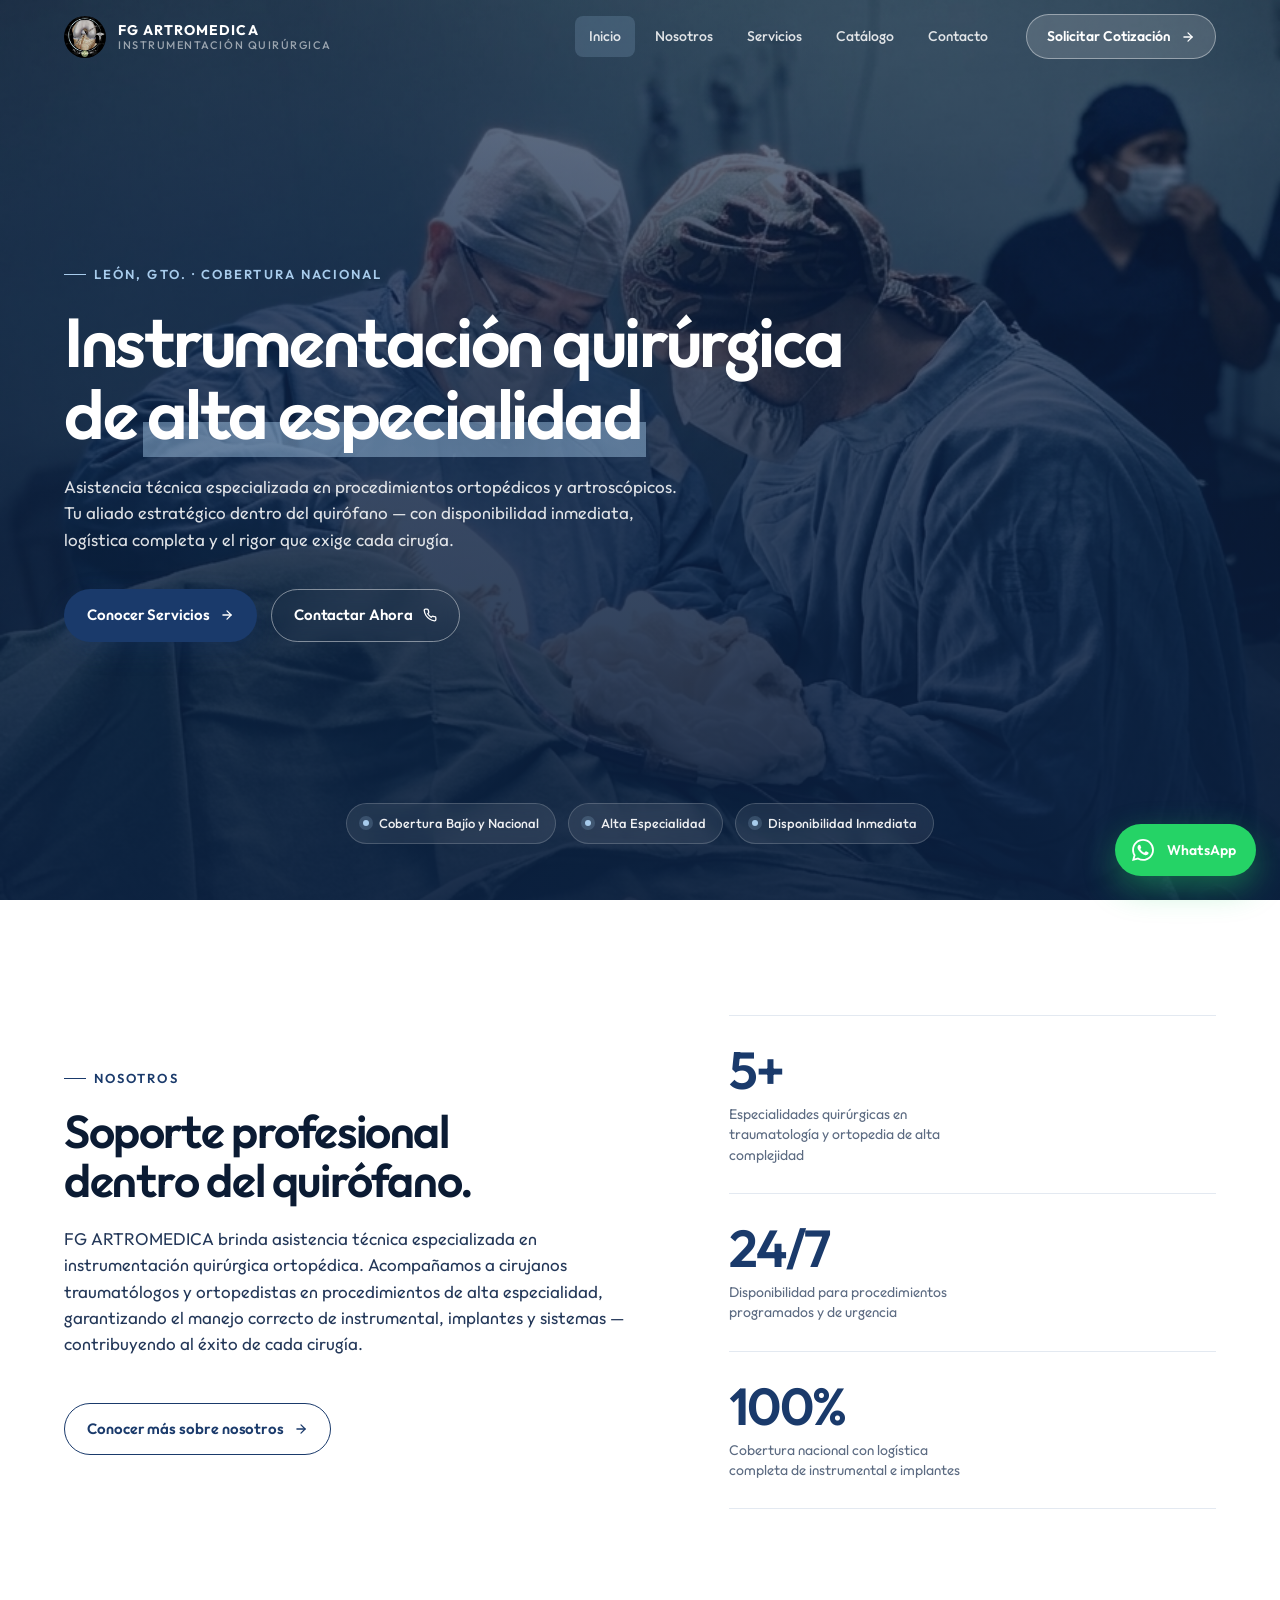
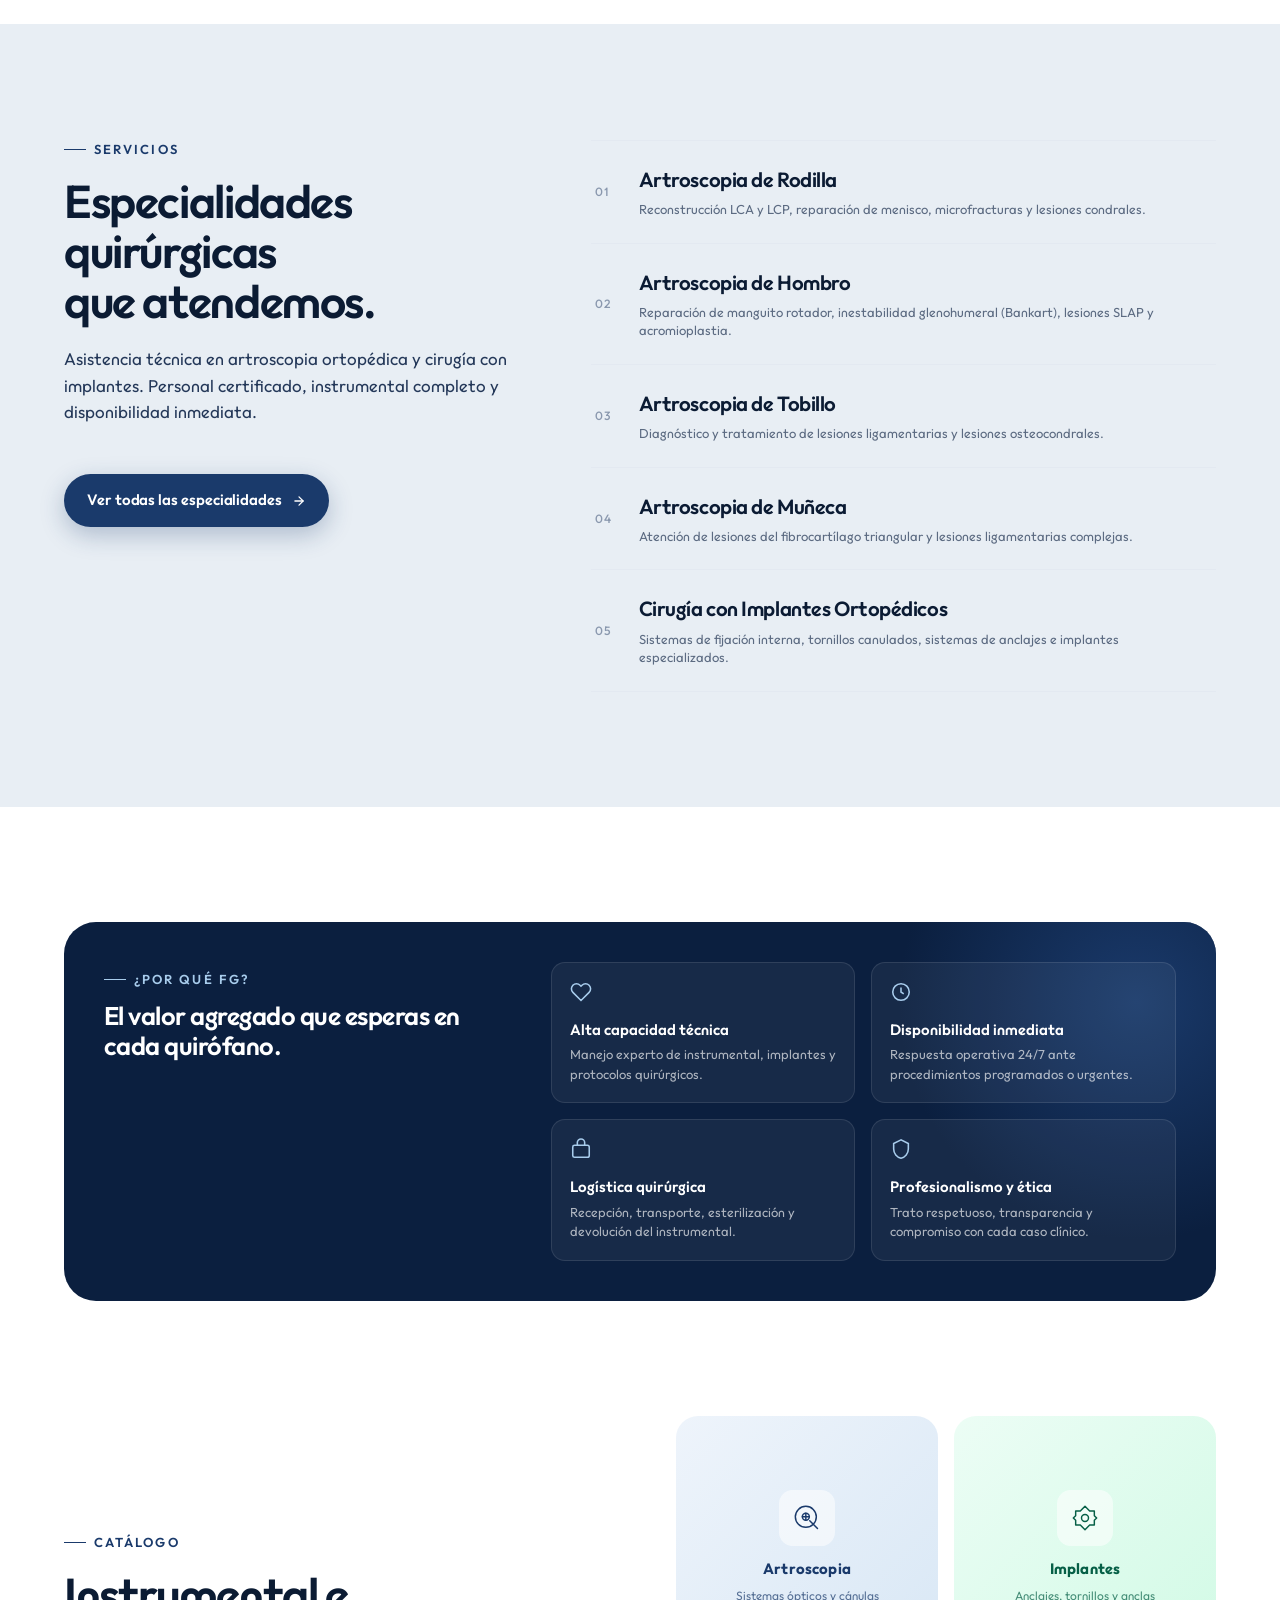
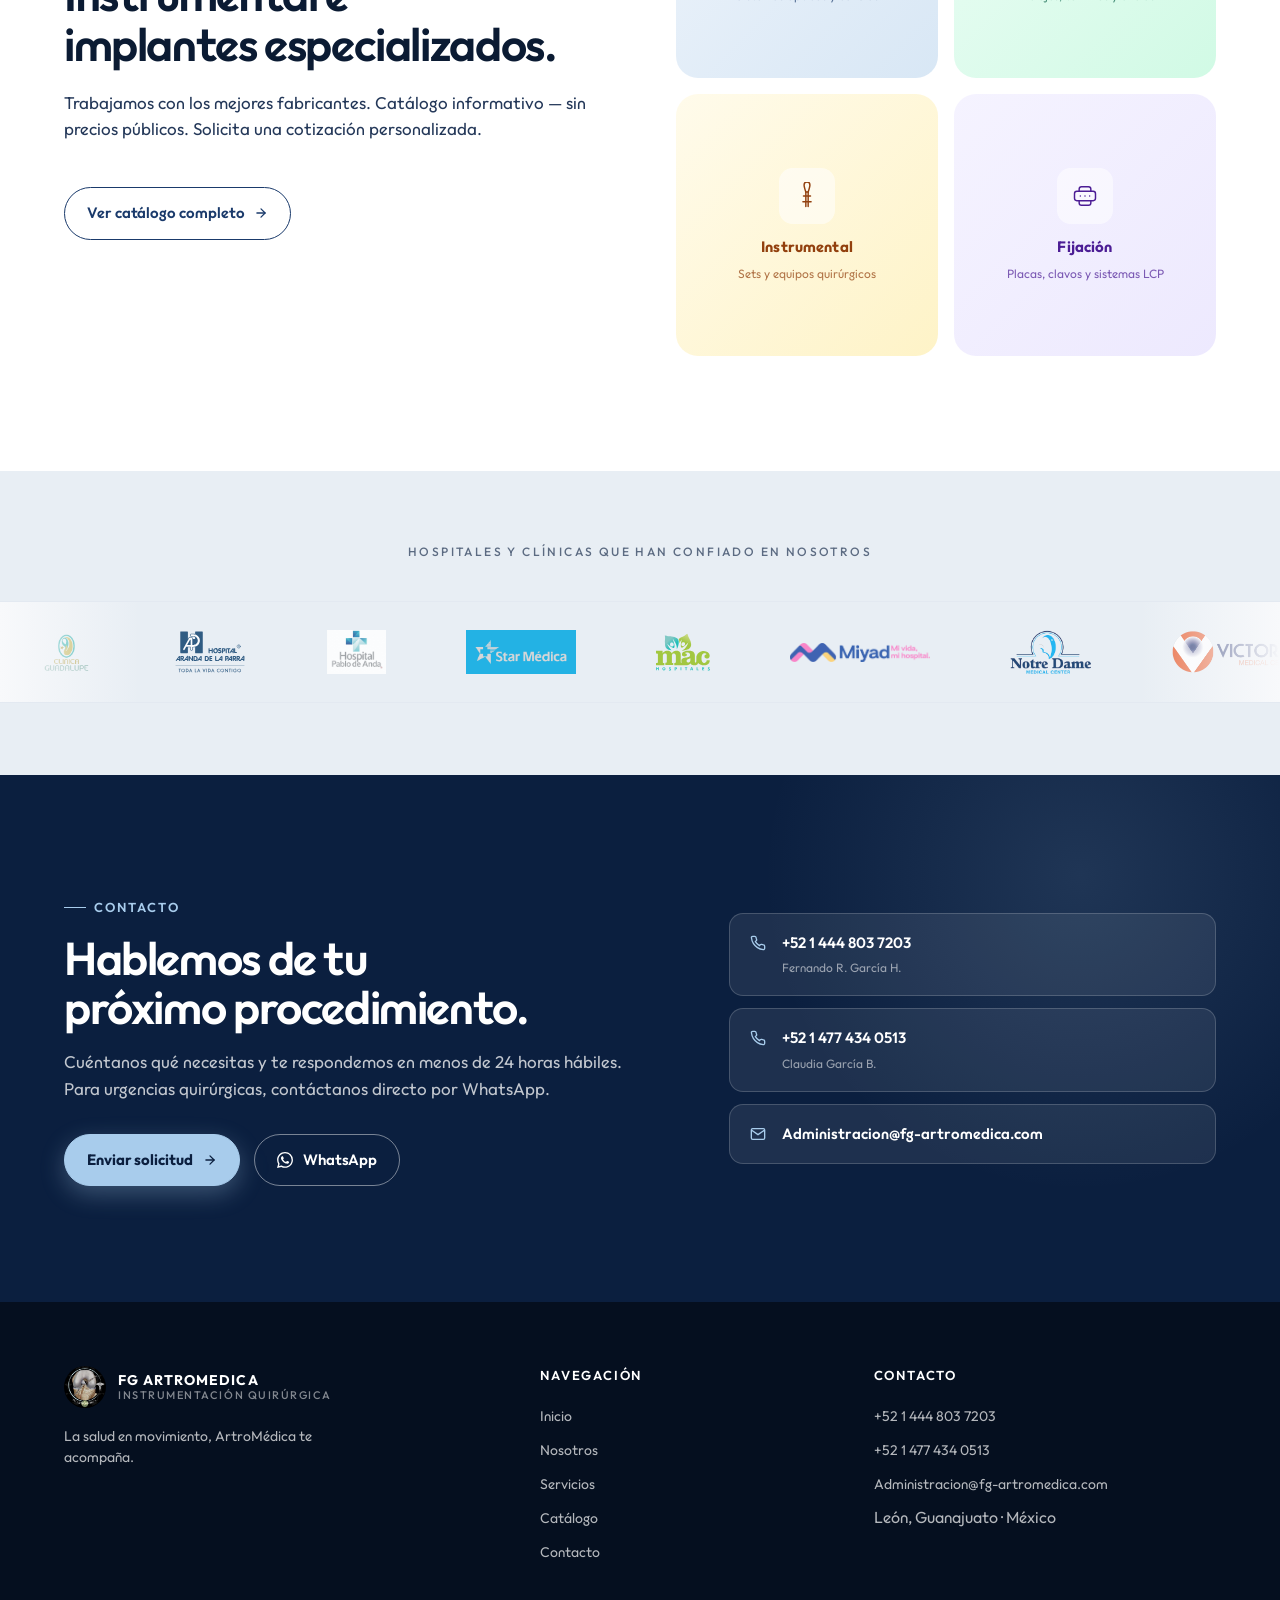
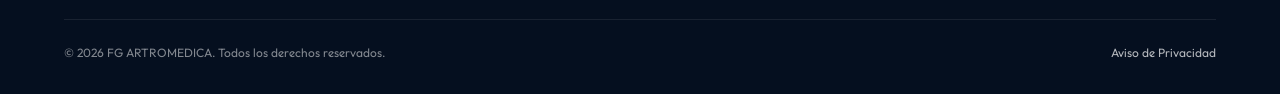
<file: index.html>
<!DOCTYPE html>
<html lang="es">
<head>
<!-- Google tag (gtag.js) -->
<script async src="https://www.googletagmanager.com/gtag/js?id=G-6W9QEE3E93"></script>
<script>
  window.dataLayer = window.dataLayer || [];
  function gtag(){dataLayer.push(arguments);}
  gtag('js', new Date());

  gtag('config', 'G-6W9QEE3E93');
</script>
<meta charset="UTF-8" />
<meta name="viewport" content="width=device-width, initial-scale=1.0" />
<title>FG ARTROMEDICA — Instrumentación Quirúrgica de Alta Especialidad</title>
<meta name="description" content="Asistencia técnica e instrumentación quirúrgica ortopédica y artroscópica de alta especialidad. León, Guanajuato · Cobertura nacional." />
<meta name="robots" content="index, follow" />
<meta property="og:title" content="FG ARTROMEDICA — Instrumentación Quirúrgica de Alta Especialidad" />
<meta property="og:description" content="Tu aliado estratégico en el quirófano. Artroscopia, implantes ortopédicos y cobertura nacional." />
<meta property="og:type" content="website" />

<link rel="preconnect" href="https://fonts.googleapis.com" />
<link rel="preconnect" href="https://fonts.gstatic.com" crossorigin />
<link href="https://fonts.googleapis.com/css2?family=Outfit:wght@300;400;500;600;700&display=swap" rel="stylesheet" />
<link rel="stylesheet" href="styles.css" />
</head>
<body data-hero="a">

<!-- ============ NAVBAR ============ -->
<header class="nav" id="nav">
  <div class="wrap nav-inner">
    <a href="index.html" class="nav-brand">
      <img src="assets/logo.jpg" alt="FG Artromédica" class="logo-img" />
      <span class="brand-name">
        <b>FG ARTROMEDICA</b>
        <span>Instrumentación Quirúrgica</span>
      </span>
    </a>
    <nav class="nav-links" aria-label="Navegación principal">
      <a href="index.html">Inicio</a>
      <a href="nosotros.html">Nosotros</a>
      <a href="servicios.html">Servicios</a>
      <a href="catalogo.html">Catálogo</a>
      <a href="contacto.html">Contacto</a>
    </nav>
    <a href="contacto.html" class="btn btn-primary btn-cta-nav">
      Solicitar Cotización
      <svg class="arr" width="14" height="14" viewBox="0 0 24 24" fill="none" stroke="currentColor" stroke-width="2.2" stroke-linecap="round" stroke-linejoin="round"><line x1="5" y1="12" x2="19" y2="12"/><polyline points="12 5 19 12 12 19"/></svg>
    </a>
    <button class="nav-mobile-toggle" aria-label="Abrir menú" id="mobile-toggle">
      <svg width="20" height="20" viewBox="0 0 24 24" fill="none" stroke="currentColor" stroke-width="2"><line x1="3" y1="6" x2="21" y2="6"/><line x1="3" y1="12" x2="21" y2="12"/><line x1="3" y1="18" x2="21" y2="18"/></svg>
    </button>
  </div>
</header>

<!-- ============ HERO ============ -->
<section class="hero" aria-label="Inicio">
  <div class="hero-media">
    <img
      src="assets/hero.png"
      alt="Procedimiento quirúrgico de alta especialidad"
    />
  </div>

  <div class="wrap hero-inner">
    <div class="hero-copy">
      <span class="eyebrow">León, Gto. · Cobertura nacional</span>
      <h1 class="h-display">
        Instrumentación quirúrgica de <span class="accent">alta especialidad</span>
      </h1>
      <p class="lede">
        Asistencia técnica especializada en procedimientos ortopédicos y artroscópicos.
        Tu aliado estratégico dentro del quirófano — con disponibilidad inmediata,
        logística completa y el rigor que exige cada cirugía.
      </p>
      <div class="hero-cta">
        <a href="servicios.html" class="btn btn-primary">
          Conocer Servicios
          <svg class="arr" width="14" height="14" viewBox="0 0 24 24" fill="none" stroke="currentColor" stroke-width="2.2" stroke-linecap="round" stroke-linejoin="round"><line x1="5" y1="12" x2="19" y2="12"/><polyline points="12 5 19 12 12 19"/></svg>
        </a>
        <a href="contacto.html" class="btn btn-outline-light">
          Contactar Ahora
          <svg width="14" height="14" viewBox="0 0 24 24" fill="none" stroke="currentColor" stroke-width="2.2" stroke-linecap="round"><path d="M22 16.92v3a2 2 0 0 1-2.18 2 19.79 19.79 0 0 1-8.63-3.07 19.5 19.5 0 0 1-6-6 19.79 19.79 0 0 1-3.07-8.67A2 2 0 0 1 4.11 2h3a2 2 0 0 1 2 1.72 12.84 12.84 0 0 0 .7 2.81 2 2 0 0 1-.45 2.11L8.09 9.91a16 16 0 0 0 6 6l1.27-1.27a2 2 0 0 1 2.11-.45 12.84 12.84 0 0 0 2.81.7A2 2 0 0 1 22 16.92z"/></svg>
        </a>
      </div>
    </div>
  </div>

  <div class="wrap hero-badges hero-badges--center">
    <span class="badge"><span class="dot"></span>Cobertura Bajío y Nacional</span>
    <span class="badge"><span class="dot"></span>Alta Especialidad</span>
    <span class="badge"><span class="dot"></span>Disponibilidad Inmediata</span>
  </div>
</section>

<!-- ============ NOSOTROS TEASER ============ -->
<section class="section" aria-label="Sobre nosotros">
  <div class="wrap">
    <div class="about-teaser-grid reveal">
      <div class="about-teaser-copy">
        <span class="eyebrow">Nosotros</span>
        <h2 class="h-section">Soporte profesional dentro del quirófano.</h2>
        <p class="lede">
          FG ARTROMEDICA brinda asistencia técnica especializada en instrumentación
          quirúrgica ortopédica. Acompañamos a cirujanos traumatólogos y ortopedistas
          en procedimientos de alta especialidad, garantizando el manejo correcto de
          instrumental, implantes y sistemas — contribuyendo al éxito de cada cirugía.
        </p>
        <a href="nosotros.html" class="btn btn-outline-dark">
          Conocer más sobre nosotros
          <svg class="arr" width="14" height="14" viewBox="0 0 24 24" fill="none" stroke="currentColor" stroke-width="2.2" stroke-linecap="round" stroke-linejoin="round"><line x1="5" y1="12" x2="19" y2="12"/><polyline points="12 5 19 12 12 19"/></svg>
        </a>
      </div>
      <div class="about-teaser-stats">
        <div class="stat-box">
          <div class="stat-num">5+</div>
          <div class="stat-lbl">Especialidades quirúrgicas en traumatología y ortopedia de alta complejidad</div>
        </div>
        <div class="stat-box">
          <div class="stat-num">24/7</div>
          <div class="stat-lbl">Disponibilidad para procedimientos programados y de urgencia</div>
        </div>
        <div class="stat-box">
          <div class="stat-num">100%</div>
          <div class="stat-lbl">Cobertura nacional con logística completa de instrumental e implantes</div>
        </div>
      </div>
    </div>
  </div>
</section>

<!-- ============ SERVICIOS PREVIEW ============ -->
<section class="section alt" aria-label="Servicios destacados">
  <div class="wrap">
    <div class="svc-minimal-layout reveal">
      <div class="svc-minimal-header">
        <span class="eyebrow">Servicios</span>
        <h2 class="h-section">Especialidades quirúrgicas que atendemos.</h2>
        <p class="lede">Asistencia técnica en artroscopia ortopédica y cirugía con implantes. Personal certificado, instrumental completo y disponibilidad inmediata.</p>
        <a href="servicios.html" class="btn btn-primary">
          Ver todas las especialidades
          <svg class="arr" width="14" height="14" viewBox="0 0 24 24" fill="none" stroke="currentColor" stroke-width="2.2" stroke-linecap="round" stroke-linejoin="round"><line x1="5" y1="12" x2="19" y2="12"/><polyline points="12 5 19 12 12 19"/></svg>
        </a>
      </div>
      <nav class="svc-minimal-list" aria-label="Lista de servicios">
        <a href="servicios.html" class="svc-minimal-item">
          <span class="svc-m-num">01</span>
          <div class="svc-m-content">
            <span class="svc-m-name">Artroscopia de Rodilla</span>
            <span class="svc-m-desc">Reconstrucción LCA y LCP, reparación de menisco, microfracturas y lesiones condrales.</span>
          </div>
          <svg class="svc-m-arrow" width="18" height="18" viewBox="0 0 24 24" fill="none" stroke="currentColor" stroke-width="2" stroke-linecap="round" stroke-linejoin="round"><line x1="5" y1="12" x2="19" y2="12"/><polyline points="12 5 19 12 12 19"/></svg>
        </a>
        <a href="servicios.html" class="svc-minimal-item">
          <span class="svc-m-num">02</span>
          <div class="svc-m-content">
            <span class="svc-m-name">Artroscopia de Hombro</span>
            <span class="svc-m-desc">Reparación de manguito rotador, inestabilidad glenohumeral (Bankart), lesiones SLAP y acromioplastia.</span>
          </div>
          <svg class="svc-m-arrow" width="18" height="18" viewBox="0 0 24 24" fill="none" stroke="currentColor" stroke-width="2" stroke-linecap="round" stroke-linejoin="round"><line x1="5" y1="12" x2="19" y2="12"/><polyline points="12 5 19 12 12 19"/></svg>
        </a>
        <a href="servicios.html" class="svc-minimal-item">
          <span class="svc-m-num">03</span>
          <div class="svc-m-content">
            <span class="svc-m-name">Artroscopia de Tobillo</span>
            <span class="svc-m-desc">Diagnóstico y tratamiento de lesiones ligamentarias y lesiones osteocondrales.</span>
          </div>
          <svg class="svc-m-arrow" width="18" height="18" viewBox="0 0 24 24" fill="none" stroke="currentColor" stroke-width="2" stroke-linecap="round" stroke-linejoin="round"><line x1="5" y1="12" x2="19" y2="12"/><polyline points="12 5 19 12 12 19"/></svg>
        </a>
        <a href="servicios.html" class="svc-minimal-item">
          <span class="svc-m-num">04</span>
          <div class="svc-m-content">
            <span class="svc-m-name">Artroscopia de Muñeca</span>
            <span class="svc-m-desc">Atención de lesiones del fibrocartílago triangular y lesiones ligamentarias complejas.</span>
          </div>
          <svg class="svc-m-arrow" width="18" height="18" viewBox="0 0 24 24" fill="none" stroke="currentColor" stroke-width="2" stroke-linecap="round" stroke-linejoin="round"><line x1="5" y1="12" x2="19" y2="12"/><polyline points="12 5 19 12 12 19"/></svg>
        </a>
        <a href="servicios.html" class="svc-minimal-item">
          <span class="svc-m-num">05</span>
          <div class="svc-m-content">
            <span class="svc-m-name">Cirugía con Implantes Ortopédicos</span>
            <span class="svc-m-desc">Sistemas de fijación interna, tornillos canulados, sistemas de anclajes e implantes especializados.</span>
          </div>
          <svg class="svc-m-arrow" width="18" height="18" viewBox="0 0 24 24" fill="none" stroke="currentColor" stroke-width="2" stroke-linecap="round" stroke-linejoin="round"><line x1="5" y1="12" x2="19" y2="12"/><polyline points="12 5 19 12 12 19"/></svg>
        </a>
      </nav>
    </div>
  </div>
</section>

<!-- ============ ¿POR QUÉ FG? ============ -->
<section class="section" style="padding-bottom: 0;" aria-label="Por qué elegirnos">
  <div class="wrap">
    <div class="value-prop reveal" style="margin-top: 0;">
      <div class="value-prop-grid">
        <div>
          <span class="eyebrow">¿Por qué FG?</span>
          <h3>El valor agregado que esperas en cada quirófano.</h3>
        </div>
        <div class="value-prop-points">
          <div class="vp-item">
            <div class="icon"><svg width="22" height="22" viewBox="0 0 24 24" fill="none" stroke="currentColor" stroke-width="1.7"><path d="M20.84 4.61a5.5 5.5 0 0 0-7.78 0L12 5.67l-1.06-1.06a5.5 5.5 0 0 0-7.78 7.78l8.84 8.84 8.84-8.84a5.5 5.5 0 0 0 0-7.78z"/></svg></div>
            <div class="name">Alta capacidad técnica</div>
            <div class="desc">Manejo experto de instrumental, implantes y protocolos quirúrgicos.</div>
          </div>
          <div class="vp-item">
            <div class="icon"><svg width="22" height="22" viewBox="0 0 24 24" fill="none" stroke="currentColor" stroke-width="1.7"><circle cx="12" cy="12" r="9"/><polyline points="12 7 12 12 15 14"/></svg></div>
            <div class="name">Disponibilidad inmediata</div>
            <div class="desc">Respuesta operativa 24/7 ante procedimientos programados o urgentes.</div>
          </div>
          <div class="vp-item">
            <div class="icon"><svg width="22" height="22" viewBox="0 0 24 24" fill="none" stroke="currentColor" stroke-width="1.7"><rect x="3" y="8" width="18" height="13" rx="2"/><path d="M8 8V5a4 4 0 0 1 8 0v3"/></svg></div>
            <div class="name">Logística quirúrgica</div>
            <div class="desc">Recepción, transporte, esterilización y devolución del instrumental.</div>
          </div>
          <div class="vp-item">
            <div class="icon"><svg width="22" height="22" viewBox="0 0 24 24" fill="none" stroke="currentColor" stroke-width="1.7"><path d="M12 2L4 6v6c0 5 3.5 9 8 10 4.5-1 8-5 8-10V6l-8-4z"/></svg></div>
            <div class="name">Profesionalismo y ética</div>
            <div class="desc">Trato respetuoso, transparencia y compromiso con cada caso clínico.</div>
          </div>
        </div>
      </div>
    </div>
  </div>
</section>

<!-- ============ CATÁLOGO TEASER ============ -->
<section class="section" aria-label="Catálogo de productos">
  <div class="wrap">
    <div class="catalog-teaser-grid reveal">
      <div class="catalog-teaser-copy">
        <span class="eyebrow">Catálogo</span>
        <h2 class="h-section">Instrumental e implantes especializados.</h2>
        <p class="lede">
          Trabajamos con los mejores fabricantes. Catálogo informativo —
          sin precios públicos. Solicita una cotización personalizada.
        </p>
        <a href="catalogo.html" class="btn btn-outline-dark">
          Ver catálogo completo
          <svg class="arr" width="14" height="14" viewBox="0 0 24 24" fill="none" stroke="currentColor" stroke-width="2.2" stroke-linecap="round" stroke-linejoin="round"><line x1="5" y1="12" x2="19" y2="12"/><polyline points="12 5 19 12 12 19"/></svg>
        </a>
      </div>
      <div class="cat-preview-grid">
        <div class="cat-prev-item cat-prev-blue">
          <div class="cat-prev-icon">
            <svg width="44" height="44" viewBox="0 0 24 24" fill="none" stroke="currentColor" stroke-width="1.25" stroke-linecap="round" stroke-linejoin="round">
              <circle cx="11" cy="11" r="3"/>
              <path d="M11 2a9 9 0 1 0 0 18A9 9 0 0 0 11 2z"/>
              <path d="M14.35 14.35L21 21"/>
              <path d="M8 11h6"/>
              <path d="M11 8v6"/>
            </svg>
          </div>
          <span class="cat-prev-label">Artroscopia</span>
          <span class="cat-prev-sub">Sistemas ópticos y cánulas</span>
        </div>
        <div class="cat-prev-item cat-prev-green">
          <div class="cat-prev-icon">
            <svg width="44" height="44" viewBox="0 0 24 24" fill="none" stroke="currentColor" stroke-width="1.25" stroke-linecap="round" stroke-linejoin="round">
              <path d="M12 2L8 6H4v4l-2 2 2 2v4h4l4 4 4-4h4v-4l2-2-2-2V6h-4L12 2z"/>
              <circle cx="12" cy="12" r="3"/>
            </svg>
          </div>
          <span class="cat-prev-label">Implantes</span>
          <span class="cat-prev-sub">Anclajes, tornillos y anclas</span>
        </div>
        <div class="cat-prev-item cat-prev-amber">
          <div class="cat-prev-icon">
            <svg width="44" height="44" viewBox="0 0 24 24" fill="none" stroke="currentColor" stroke-width="1.25" stroke-linecap="round" stroke-linejoin="round">
              <path d="M14.5 2.5c0 1.5-1.5 6-1.5 6h-2S9.5 4 9.5 2.5a2.5 2.5 0 0 1 5 0z"/>
              <path d="M11 8.5V21"/>
              <path d="M13 8.5V21"/>
              <path d="M9 12h6"/>
              <path d="M8.5 17h7"/>
            </svg>
          </div>
          <span class="cat-prev-label">Instrumental</span>
          <span class="cat-prev-sub">Sets y equipos quirúrgicos</span>
        </div>
        <div class="cat-prev-item cat-prev-purple">
          <div class="cat-prev-icon">
            <svg width="44" height="44" viewBox="0 0 24 24" fill="none" stroke="currentColor" stroke-width="1.25" stroke-linecap="round" stroke-linejoin="round">
              <rect x="3" y="8" width="18" height="8" rx="2"/>
              <path d="M7 8V6a2 2 0 0 1 2-2h6a2 2 0 0 1 2 2v2"/>
              <path d="M7 16v2a2 2 0 0 0 2 2h6a2 2 0 0 0 2-2v-2"/>
              <line x1="12" y1="12" x2="12" y2="12.01"/>
              <line x1="8" y1="12" x2="8" y2="12.01"/>
              <line x1="16" y1="12" x2="16" y2="12.01"/>
            </svg>
          </div>
          <span class="cat-prev-label">Fijación</span>
          <span class="cat-prev-sub">Placas, clavos y sistemas LCP</span>
        </div>
      </div>
    </div>
  </div>
</section>

<!-- ============ CLIENTES ============ -->
<section class="clients-section section alt" aria-label="Clientes y hospitales">
  <div class="wrap">
    <div class="clients-label">Hospitales y clínicas que han confiado en nosotros</div>
  </div>
  <div class="clients-marquee">
    <div class="clients-track">
      <div class="client-logo"><img src="assets/clients/Logo_Clinica_Guadalupe.png" alt="Clínica Guadalupe"></div>
      <div class="client-logo"><img src="assets/clients/Logo_Hospital_Aranda.svg" alt="Hospital Aranda de la Parra"></div>
      <div class="client-logo"><img src="assets/clients/Logo_Hospital_Pablo_de_Anda.png" alt="Hospital Pablo de Anda"></div>
      <div class="client-logo"><img src="assets/clients/Logo_Star_Medica.png" alt="Star Médica"></div>
      <div class="client-logo"><img src="assets/clients/Logo_Hospitales_MAC.svg" alt="MAC Hospitales"></div>
      <div class="client-logo"><img src="assets/clients/Logo_Miyad.png" alt="Miyad"></div>
      <div class="client-logo"><img src="assets/clients/Logo_Notre_Dame.png" alt="Notre Dame"></div>
      <div class="client-logo"><img src="assets/clients/Logo_Victoria_Medical_Center.png" alt="Victoria Medical Center"></div>
      <div class="client-logo"><img src="assets/clients/Logo_Medica_Campestre.png" alt="Médica Campestre"></div>
      <div class="client-logo"><img src="assets/clients/Logo_Hospital_La_Luz.png" alt="Hospital La Luz"></div>
      <div class="client-logo"><img src="assets/clients/Logo_Hospital_Angeles.webp" alt="Hospital Los Ángeles"></div>
      <!-- Duplicate set for seamless loop -->
      <div class="client-logo"><img src="assets/clients/Logo_Clinica_Guadalupe.png" alt="Clínica Guadalupe"></div>
      <div class="client-logo"><img src="assets/clients/Logo_Hospital_Aranda.svg" alt="Hospital Aranda de la Parra"></div>
      <div class="client-logo"><img src="assets/clients/Logo_Hospital_Pablo_de_Anda.png" alt="Hospital Pablo de Anda"></div>
      <div class="client-logo"><img src="assets/clients/Logo_Star_Medica.png" alt="Star Médica"></div>
      <div class="client-logo"><img src="assets/clients/Logo_Hospitales_MAC.svg" alt="MAC Hospitales"></div>
      <div class="client-logo"><img src="assets/clients/Logo_Miyad.png" alt="Miyad"></div>
      <div class="client-logo"><img src="assets/clients/Logo_Notre_Dame.png" alt="Notre Dame"></div>
      <div class="client-logo"><img src="assets/clients/Logo_Victoria_Medical_Center.png" alt="Victoria Medical Center"></div>
      <div class="client-logo"><img src="assets/clients/Logo_Medica_Campestre.png" alt="Médica Campestre"></div>
      <div class="client-logo"><img src="assets/clients/Logo_Hospital_La_Luz.png" alt="Hospital La Luz"></div>
      <div class="client-logo"><img src="assets/clients/Logo_Hospital_Angeles.webp" alt="Hospital Los Ángeles"></div>
    </div>
  </div>
</section>

<!-- ============ CONTACTO CTA ============ -->
<section class="contact-cta-section" aria-label="Contacto">
  <div class="wrap contact-cta-inner reveal">
    <div class="contact-cta-copy">
      <span class="eyebrow">Contacto</span>
      <h2 class="h-section" style="color:#fff; margin-top:16px;">Hablemos de tu próximo procedimiento.</h2>
      <p class="lede" style="color:rgba(255,255,255,0.75); margin-top:16px;">
        Cuéntanos qué necesitas y te respondemos en menos de 24 horas hábiles.
        Para urgencias quirúrgicas, contáctanos directo por WhatsApp.
      </p>
      <div class="contact-cta-actions">
        <a href="contacto.html" class="btn btn-cta-celeste">
          Enviar solicitud
          <svg class="arr" width="14" height="14" viewBox="0 0 24 24" fill="none" stroke="currentColor" stroke-width="2.2" stroke-linecap="round" stroke-linejoin="round"><line x1="5" y1="12" x2="19" y2="12"/><polyline points="12 5 19 12 12 19"/></svg>
        </a>
        <a href="https://wa.me/524448037203?text=Hola%2C%20me%20interesa%20conocer%20m%C3%A1s%20sobre%20los%20servicios%20de%20FG%20Artrom%C3%A9dica.%20%C2%BFMe%20pueden%20dar%20m%C3%A1s%20informaci%C3%B3n%3F" target="_blank" rel="noopener" class="btn btn-outline-light">
          <svg width="16" height="16" viewBox="0 0 24 24" fill="currentColor"><path d="M17.472 14.382c-.297-.149-1.758-.867-2.03-.967-.273-.099-.471-.148-.67.15-.197.297-.767.966-.94 1.164-.173.199-.347.223-.644.075-.297-.15-1.255-.463-2.39-1.475-.883-.788-1.48-1.761-1.653-2.059-.173-.297-.018-.458.13-.606.134-.133.298-.347.446-.52.149-.174.198-.298.298-.497.099-.198.05-.371-.025-.52-.075-.149-.669-1.612-.916-2.207-.242-.579-.487-.5-.669-.51-.173-.008-.371-.01-.57-.01-.198 0-.52.074-.792.372-.272.297-1.04 1.016-1.04 2.479 0 1.462 1.065 2.875 1.213 3.074.149.198 2.096 3.2 5.077 4.487.709.306 1.262.489 1.694.625.712.227 1.36.195 1.871.118.571-.085 1.758-.719 2.006-1.413.248-.694.248-1.289.173-1.413-.074-.124-.272-.198-.57-.347m-5.421 7.403h-.004a9.87 9.87 0 0 1-5.031-1.378l-.361-.214-3.741.982.998-3.648-.235-.374a9.86 9.86 0 0 1-1.51-5.26c.001-5.45 4.436-9.884 9.888-9.884 2.64 0 5.122 1.03 6.988 2.898a9.825 9.825 0 0 1 2.893 6.994c-.003 5.45-4.437 9.884-9.885 9.884m8.413-18.297A11.815 11.815 0 0 0 12.05 0C5.495 0 .16 5.335.157 11.892c0 2.096.547 4.142 1.588 5.945L.057 24l6.305-1.654a11.882 11.882 0 0 0 5.683 1.448h.005c6.554 0 11.89-5.335 11.893-11.893a11.821 11.821 0 0 0-3.48-8.413"/></svg>
          WhatsApp
        </a>
      </div>
    </div>
    <div class="contact-cta-info">
      <div class="cta-info-row">
        <svg width="16" height="16" viewBox="0 0 24 24" fill="none" stroke="currentColor" stroke-width="2" flex-shrink="0"><path d="M22 16.92v3a2 2 0 0 1-2.18 2 19.79 19.79 0 0 1-8.63-3.07 19.5 19.5 0 0 1-6-6 19.79 19.79 0 0 1-3.07-8.67A2 2 0 0 1 4.11 2h3a2 2 0 0 1 2 1.72 12.84 12.84 0 0 0 .7 2.81 2 2 0 0 1-.45 2.11L8.09 9.91a16 16 0 0 0 6 6l1.27-1.27a2 2 0 0 1 2.11-.45 12.84 12.84 0 0 0 2.81.7A2 2 0 0 1 22 16.92z"/></svg>
        <div>
          <a href="tel:+5214448037203">+52 1 444 803 7203</a>
          <span>Fernando R. García H.</span>
        </div>
      </div>
      <div class="cta-info-row">
        <svg width="16" height="16" viewBox="0 0 24 24" fill="none" stroke="currentColor" stroke-width="2"><path d="M22 16.92v3a2 2 0 0 1-2.18 2 19.79 19.79 0 0 1-8.63-3.07 19.5 19.5 0 0 1-6-6 19.79 19.79 0 0 1-3.07-8.67A2 2 0 0 1 4.11 2h3a2 2 0 0 1 2 1.72 12.84 12.84 0 0 0 .7 2.81 2 2 0 0 1-.45 2.11L8.09 9.91a16 16 0 0 0 6 6l1.27-1.27a2 2 0 0 1 2.11-.45 12.84 12.84 0 0 0 2.81.7A2 2 0 0 1 22 16.92z"/></svg>
        <div>
          <a href="tel:+5214774340513">+52 1 477 434 0513</a>
          <span>Claudia García B.</span>
        </div>
      </div>
      <div class="cta-info-row">
        <svg width="16" height="16" viewBox="0 0 24 24" fill="none" stroke="currentColor" stroke-width="2"><path d="M4 4h16c1.1 0 2 .9 2 2v12c0 1.1-.9 2-2 2H4c-1.1 0-2-.9-2-2V6c0-1.1.9-2 2-2z"/><polyline points="22,6 12,13 2,6"/></svg>
        <div>
          <a href="mailto:Administracion@fg-artromedica.com">Administracion@fg-artromedica.com</a>
        </div>
      </div>
    </div>
  </div>
</section>

<!-- ============ FOOTER ============ -->
<footer class="footer">
  <div class="wrap">
    <div class="footer-grid footer-grid-3">
      <div class="brand-block">
        <a href="index.html" class="nav-brand">
          <img src="assets/logo.jpg" alt="FG Artromédica" class="logo-img" />
          <span class="brand-name">
            <b>FG ARTROMEDICA</b>
            <span>Instrumentación Quirúrgica</span>
          </span>
        </a>
        <p>La salud en movimiento, ArtroMédica te acompaña.</p>
      </div>
      <div>
        <h4>Navegación</h4>
        <ul>
          <li><a href="index.html">Inicio</a></li>
          <li><a href="nosotros.html">Nosotros</a></li>
          <li><a href="servicios.html">Servicios</a></li>
          <li><a href="catalogo.html">Catálogo</a></li>
          <li><a href="contacto.html">Contacto</a></li>
        </ul>
      </div>
      <div>
        <h4>Contacto</h4>
        <ul>
          <li><a href="tel:+5214448037203">+52 1 444 803 7203</a></li>
          <li><a href="tel:+5214774340513">+52 1 477 434 0513</a></li>
          <li><a href="mailto:Administracion@fg-artromedica.com">Administracion@fg-artromedica.com</a></li>
          <li>León, Guanajuato · México</li>
        </ul>
      </div>
    </div>
    <div class="footer-bottom">
      <span>© 2026 FG ARTROMEDICA. Todos los derechos reservados.</span>
      <a href="aviso-privacidad.html">Aviso de Privacidad</a>
    </div>
  </div>
</footer>

<!-- ============ WhatsApp flotante ============ -->
<a
  href="https://wa.me/524448037203?text=Hola%2C%20me%20interesa%20conocer%20m%C3%A1s%20sobre%20los%20servicios%20de%20FG%20Artrom%C3%A9dica.%20%C2%BFMe%20pueden%20dar%20m%C3%A1s%20informaci%C3%B3n%3F"
  target="_blank"
  rel="noopener"
  class="wa-float"
  aria-label="Contactar por WhatsApp"
>
  <span class="wa-icon">
    <svg width="22" height="22" viewBox="0 0 24 24" fill="currentColor"><path d="M17.472 14.382c-.297-.149-1.758-.867-2.03-.967-.273-.099-.471-.148-.67.15-.197.297-.767.966-.94 1.164-.173.199-.347.223-.644.075-.297-.15-1.255-.463-2.39-1.475-.883-.788-1.48-1.761-1.653-2.059-.173-.297-.018-.458.13-.606.134-.133.298-.347.446-.52.149-.174.198-.298.298-.497.099-.198.05-.371-.025-.52-.075-.149-.669-1.612-.916-2.207-.242-.579-.487-.5-.669-.51-.173-.008-.371-.01-.57-.01-.198 0-.52.074-.792.372-.272.297-1.04 1.016-1.04 2.479 0 1.462 1.065 2.875 1.213 3.074.149.198 2.096 3.2 5.077 4.487.709.306 1.262.489 1.694.625.712.227 1.36.195 1.871.118.571-.085 1.758-.719 2.006-1.413.248-.694.248-1.289.173-1.413-.074-.124-.272-.198-.57-.347m-5.421 7.403h-.004a9.87 9.87 0 0 1-5.031-1.378l-.361-.214-3.741.982.998-3.648-.235-.374a9.86 9.86 0 0 1-1.51-5.26c.001-5.45 4.436-9.884 9.888-9.884 2.64 0 5.122 1.03 6.988 2.898a9.825 9.825 0 0 1 2.893 6.994c-.003 5.45-4.437 9.884-9.885 9.884m8.413-18.297A11.815 11.815 0 0 0 12.05 0C5.495 0 .16 5.335.157 11.892c0 2.096.547 4.142 1.588 5.945L.057 24l6.305-1.654a11.882 11.882 0 0 0 5.683 1.448h.005c6.554 0 11.89-5.335 11.893-11.893a11.821 11.821 0 0 0-3.48-8.413"/></svg>
  </span>
  <span class="wa-label">WhatsApp</span>
</a>

<script src="app.js"></script>
</body>
</html>
</file>
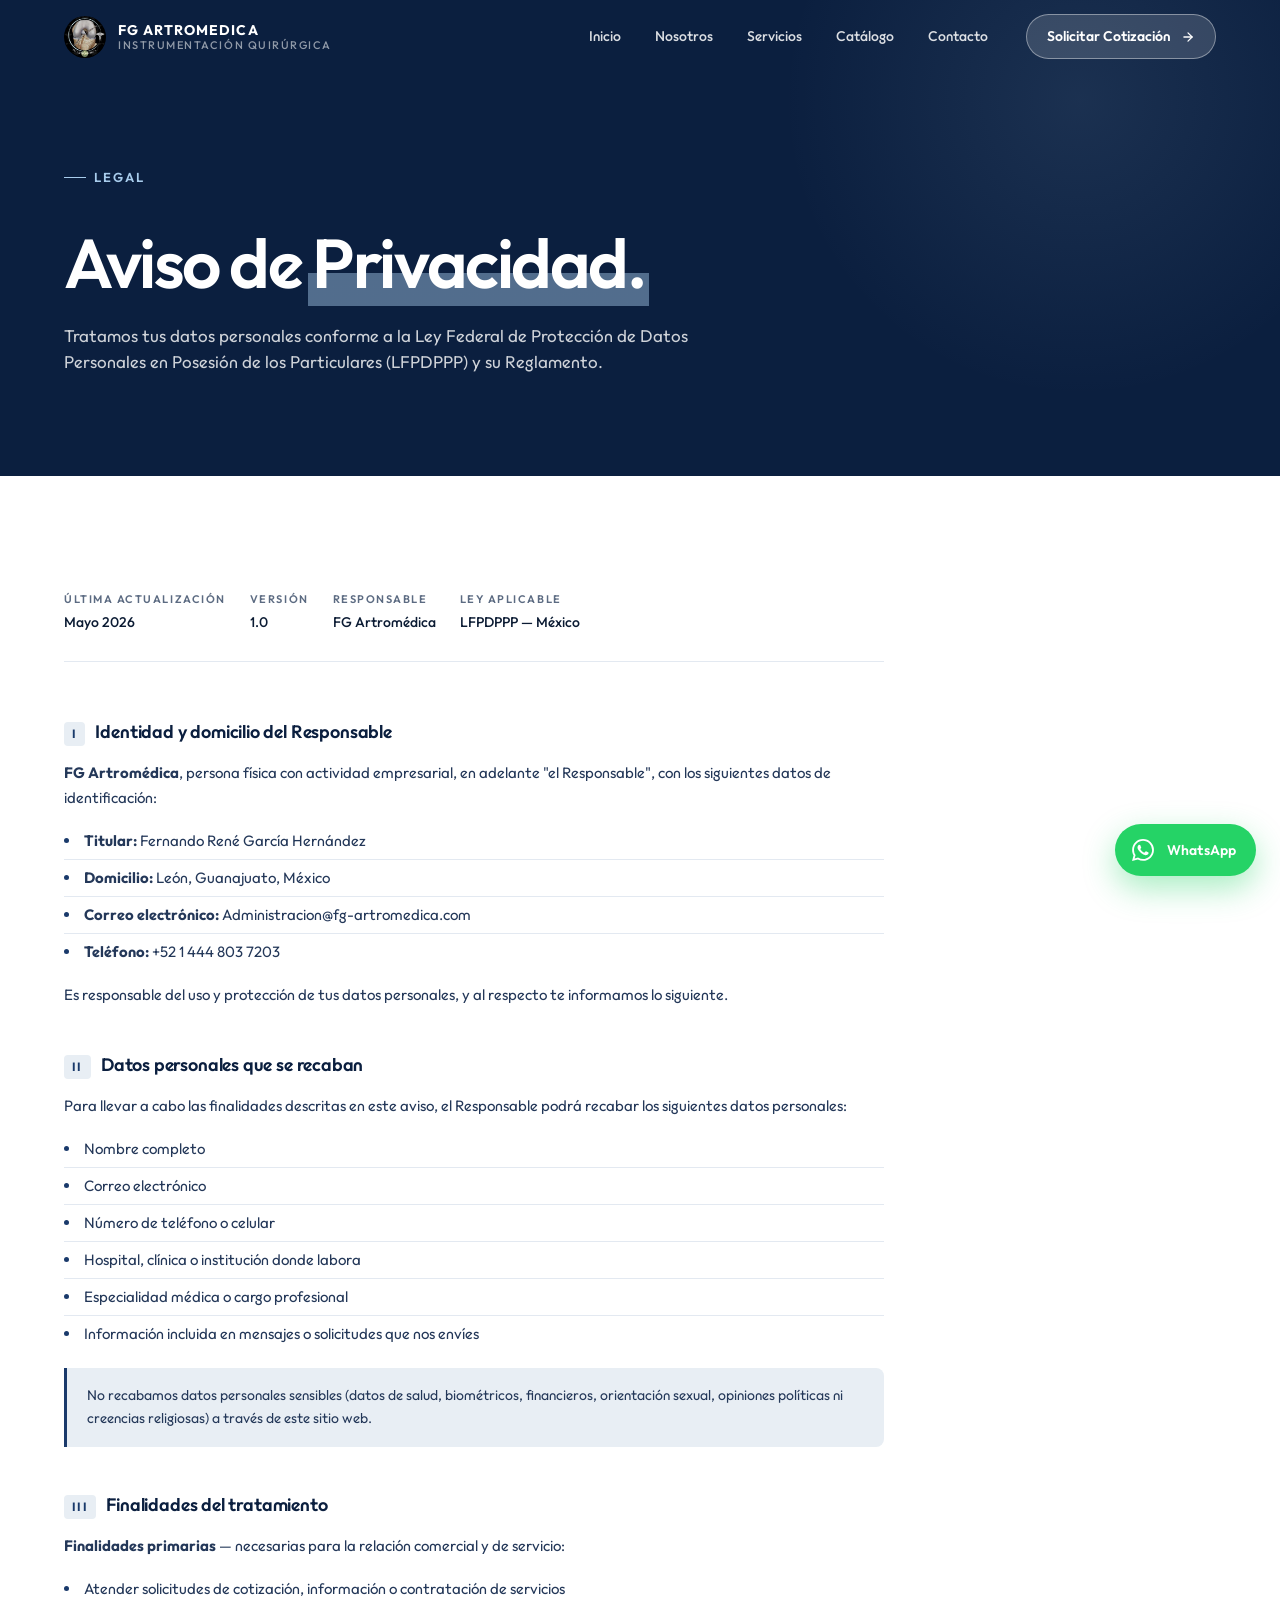
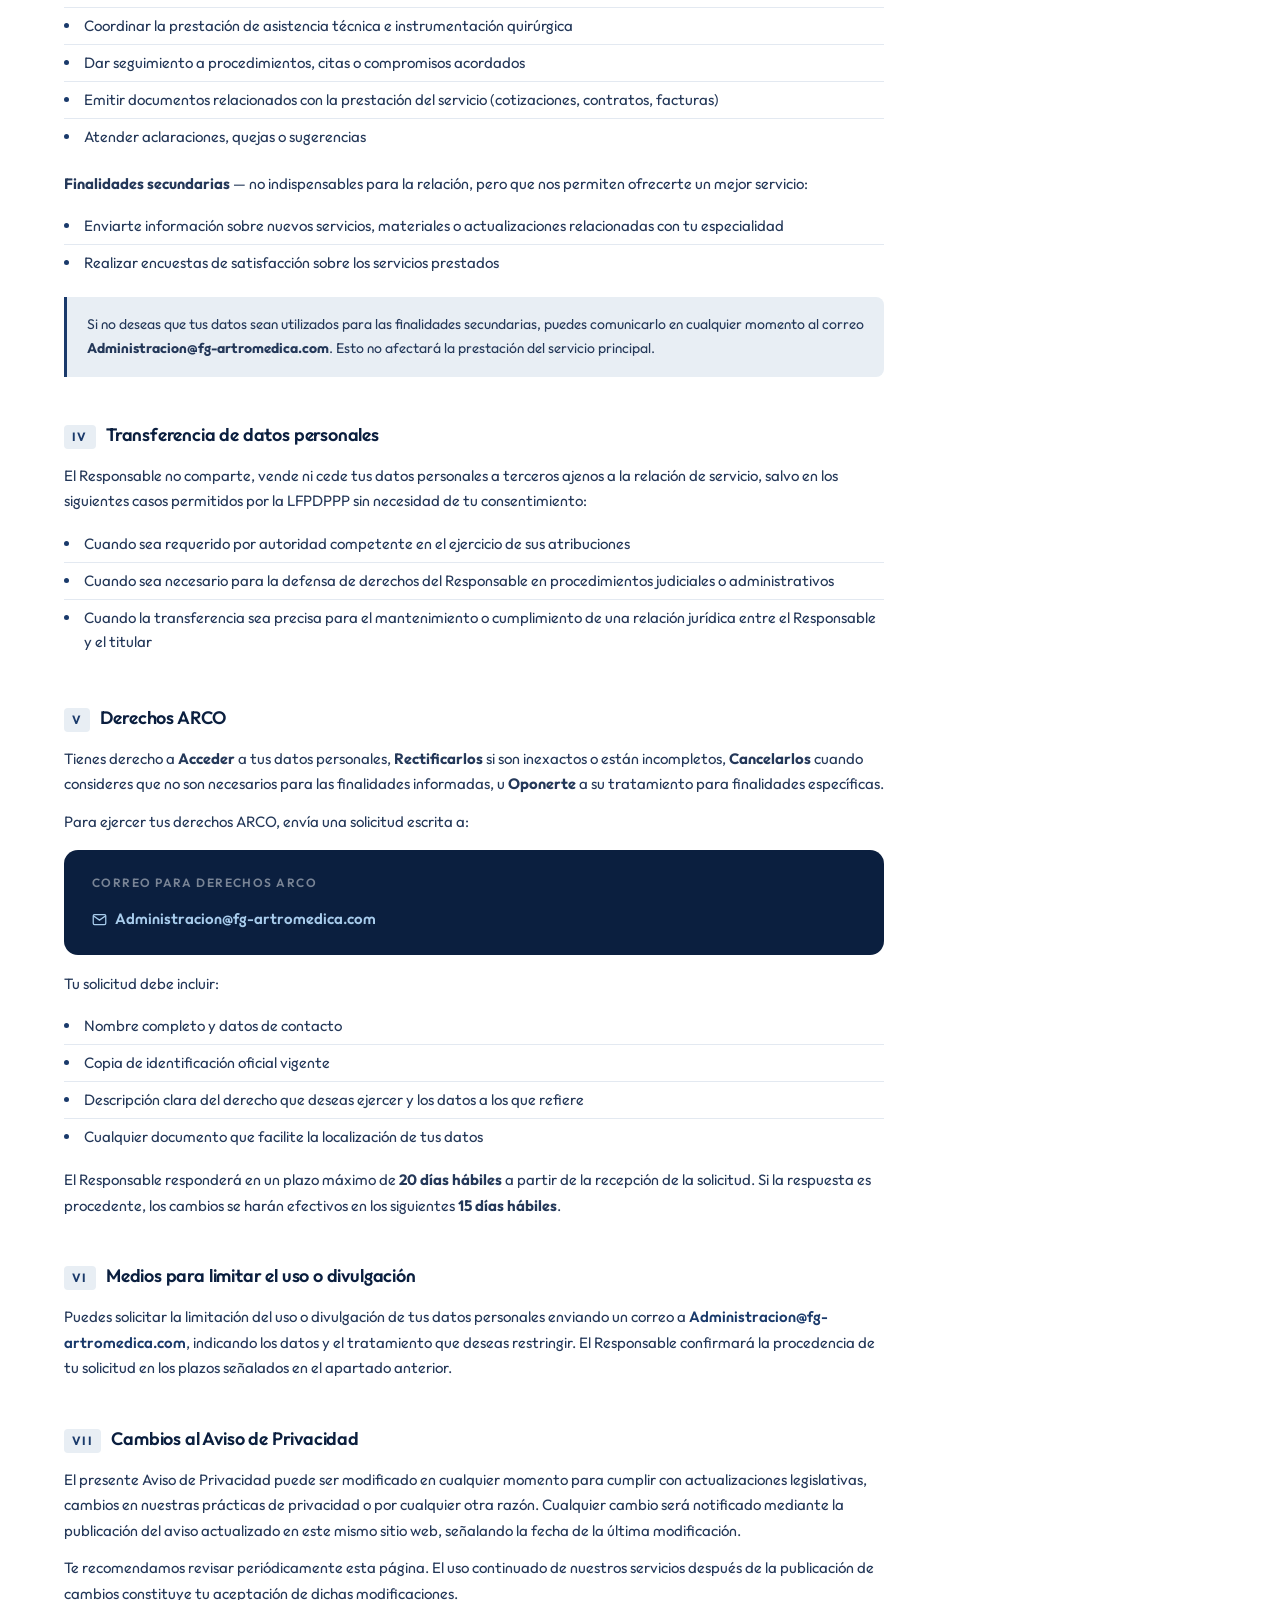
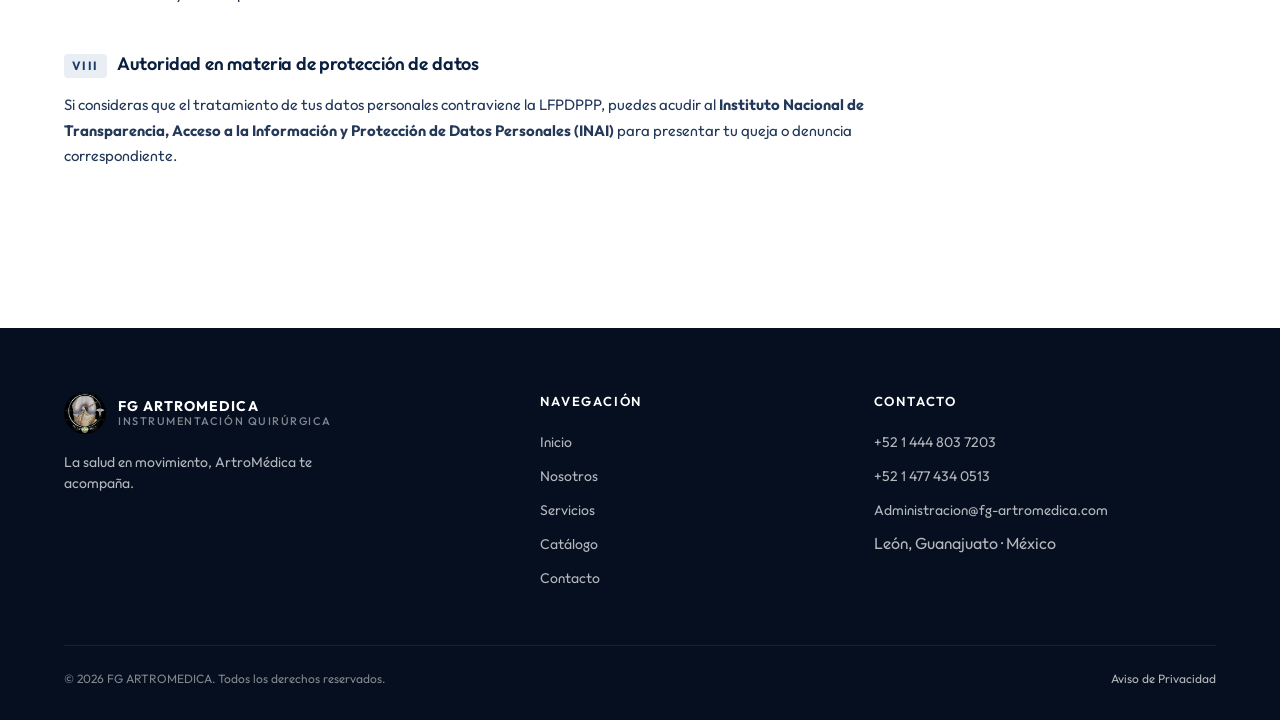
<file: aviso-privacidad.html>
<!DOCTYPE html>
<html lang="es">
<head>
<!-- Google tag (gtag.js) -->
<script async src="https://www.googletagmanager.com/gtag/js?id=G-6W9QEE3E93"></script>
<script>
  window.dataLayer = window.dataLayer || [];
  function gtag(){dataLayer.push(arguments);}
  gtag('js', new Date());

  gtag('config', 'G-6W9QEE3E93');
</script>
<meta charset="UTF-8" />
<meta name="viewport" content="width=device-width, initial-scale=1.0" />
<title>Aviso de Privacidad — FG ARTROMEDICA</title>
<meta name="description" content="Aviso de Privacidad de FG Artromédica. Conoce cómo tratamos y protegemos tus datos personales conforme a la LFPDPPP." />
<meta name="robots" content="noindex, follow" />

<link rel="preconnect" href="https://fonts.googleapis.com" />
<link rel="preconnect" href="https://fonts.gstatic.com" crossorigin />
<link href="https://fonts.googleapis.com/css2?family=Outfit:wght@300;400;500;600;700&display=swap" rel="stylesheet" />
<link rel="stylesheet" href="styles.css" />
<style>
  .privacy-doc {
    max-width: 820px;
  }
  .privacy-meta {
    display: flex;
    gap: 24px;
    flex-wrap: wrap;
    margin-bottom: 56px;
    padding-bottom: 28px;
    border-bottom: 1px solid var(--c-line);
  }
  .privacy-meta-item {
    display: flex;
    flex-direction: column;
    gap: 4px;
  }
  .privacy-meta-item .lbl {
    font-size: 11px;
    letter-spacing: 0.14em;
    text-transform: uppercase;
    color: var(--c-ink-500);
    font-weight: 600;
  }
  .privacy-meta-item .val {
    font-size: 14px;
    color: var(--c-ink-900);
    font-weight: 500;
  }
  .privacy-section {
    margin-bottom: 44px;
  }
  .privacy-section h2 {
    font-size: 18px;
    font-weight: 600;
    color: var(--c-navy-900);
    letter-spacing: -0.01em;
    margin: 0 0 14px;
    display: flex;
    align-items: baseline;
    gap: 10px;
  }
  .privacy-section h2 .sec-num {
    font-size: 12px;
    font-weight: 700;
    letter-spacing: 0.12em;
    color: var(--c-navy-700);
    background: var(--c-silver);
    padding: 3px 8px;
    border-radius: 4px;
    flex-shrink: 0;
  }
  .privacy-section p {
    font-size: 15px;
    color: var(--c-ink-700);
    line-height: 1.7;
    margin: 0 0 12px;
  }
  .privacy-section ul {
    list-style: none;
    padding: 0;
    margin: 0 0 12px;
  }
  .privacy-section ul li {
    font-size: 15px;
    color: var(--c-ink-700);
    line-height: 1.6;
    padding: 6px 0 6px 20px;
    position: relative;
    border-top: 1px solid var(--c-line);
  }
  .privacy-section ul li:first-child { border-top: none; }
  .privacy-section ul li::before {
    content: "";
    width: 5px; height: 5px;
    background: var(--c-navy-700);
    border-radius: 50%;
    position: absolute;
    left: 0; top: 15px;
  }
  .privacy-highlight {
    background: var(--c-silver);
    border-left: 3px solid var(--c-navy-700);
    border-radius: 0 var(--r-sm) var(--r-sm) 0;
    padding: 16px 20px;
    margin: 16px 0;
  }
  .privacy-highlight p { margin: 0; font-size: 14px; }
  .privacy-contact-box {
    background: var(--c-navy-900);
    border-radius: var(--r-md);
    padding: 24px 28px;
    margin-top: 16px;
    display: flex;
    flex-direction: column;
    gap: 10px;
  }
  .privacy-contact-box a {
    font-size: 15px;
    color: var(--c-blue-200);
    font-weight: 600;
    display: inline-flex;
    align-items: center;
    gap: 8px;
    transition: color .2s ease;
  }
  .privacy-contact-box a:hover { color: #fff; }
  .privacy-contact-box .lbl {
    font-size: 12px;
    letter-spacing: 0.12em;
    text-transform: uppercase;
    color: rgba(255,255,255,0.45);
    font-weight: 600;
    margin-bottom: 6px;
  }
</style>
</head>
<body data-hero="a">

<!-- ============ NAVBAR ============ -->
<header class="nav" id="nav">
  <div class="wrap nav-inner">
    <a href="index.html" class="nav-brand">
      <img src="assets/logo.jpg" alt="FG Artromédica" class="logo-img" />
      <span class="brand-name">
        <b>FG ARTROMEDICA</b>
        <span>Instrumentación Quirúrgica</span>
      </span>
    </a>
    <nav class="nav-links" aria-label="Navegación principal">
      <a href="index.html">Inicio</a>
      <a href="nosotros.html">Nosotros</a>
      <a href="servicios.html">Servicios</a>
      <a href="catalogo.html">Catálogo</a>
      <a href="contacto.html">Contacto</a>
    </nav>
    <a href="contacto.html" class="btn btn-primary btn-cta-nav">
      Solicitar Cotización
      <svg class="arr" width="14" height="14" viewBox="0 0 24 24" fill="none" stroke="currentColor" stroke-width="2.2" stroke-linecap="round" stroke-linejoin="round"><line x1="5" y1="12" x2="19" y2="12"/><polyline points="12 5 19 12 12 19"/></svg>
    </a>
    <button class="nav-mobile-toggle" aria-label="Abrir menú" id="mobile-toggle">
      <svg width="20" height="20" viewBox="0 0 24 24" fill="none" stroke="currentColor" stroke-width="2"><line x1="3" y1="6" x2="21" y2="6"/><line x1="3" y1="12" x2="21" y2="12"/><line x1="3" y1="18" x2="21" y2="18"/></svg>
    </button>
  </div>
</header>

<!-- ============ PAGE HERO ============ -->
<section class="page-hero" aria-label="Aviso de Privacidad">
  <div class="wrap page-hero-inner">
    <span class="eyebrow">Legal</span>
    <h1 class="h-display">Aviso de <span class="accent">Privacidad.</span></h1>
    <p class="lede">Tratamos tus datos personales conforme a la Ley Federal de Protección de Datos Personales en Posesión de los Particulares (LFPDPPP) y su Reglamento.</p>
  </div>
</section>

<!-- ============ CONTENIDO ============ -->
<section class="section" aria-label="Aviso de privacidad completo">
  <div class="wrap">
    <div class="privacy-doc">

      <!-- Metadatos del documento -->
      <div class="privacy-meta">
        <div class="privacy-meta-item">
          <span class="lbl">Última actualización</span>
          <span class="val">Mayo 2026</span>
        </div>
        <div class="privacy-meta-item">
          <span class="lbl">Versión</span>
          <span class="val">1.0</span>
        </div>
        <div class="privacy-meta-item">
          <span class="lbl">Responsable</span>
          <span class="val">FG Artromédica</span>
        </div>
        <div class="privacy-meta-item">
          <span class="lbl">Ley aplicable</span>
          <span class="val">LFPDPPP — México</span>
        </div>
      </div>

      <!-- I. Identidad del Responsable -->
      <div class="privacy-section">
        <h2><span class="sec-num">I</span> Identidad y domicilio del Responsable</h2>
        <p>
          <strong>FG Artromédica</strong>, persona física con actividad empresarial, en adelante "el Responsable", con los siguientes datos de identificación:
        </p>
        <ul>
          <li><strong>Titular:</strong> Fernando René García Hernández</li>
          <li><strong>Domicilio:</strong> León, Guanajuato, México</li>
          <li><strong>Correo electrónico:</strong> Administracion@fg-artromedica.com</li>
          <li><strong>Teléfono:</strong> +52 1 444 803 7203</li>
        </ul>
        <p>
          Es responsable del uso y protección de tus datos personales, y al respecto te informamos lo siguiente.
        </p>
      </div>

      <!-- II. Datos personales recabados -->
      <div class="privacy-section">
        <h2><span class="sec-num">II</span> Datos personales que se recaban</h2>
        <p>Para llevar a cabo las finalidades descritas en este aviso, el Responsable podrá recabar los siguientes datos personales:</p>
        <ul>
          <li>Nombre completo</li>
          <li>Correo electrónico</li>
          <li>Número de teléfono o celular</li>
          <li>Hospital, clínica o institución donde labora</li>
          <li>Especialidad médica o cargo profesional</li>
          <li>Información incluida en mensajes o solicitudes que nos envíes</li>
        </ul>
        <div class="privacy-highlight">
          <p>No recabamos datos personales sensibles (datos de salud, biométricos, financieros, orientación sexual, opiniones políticas ni creencias religiosas) a través de este sitio web.</p>
        </div>
      </div>

      <!-- III. Finalidades del tratamiento -->
      <div class="privacy-section">
        <h2><span class="sec-num">III</span> Finalidades del tratamiento</h2>
        <p><strong>Finalidades primarias</strong> — necesarias para la relación comercial y de servicio:</p>
        <ul>
          <li>Atender solicitudes de cotización, información o contratación de servicios</li>
          <li>Coordinar la prestación de asistencia técnica e instrumentación quirúrgica</li>
          <li>Dar seguimiento a procedimientos, citas o compromisos acordados</li>
          <li>Emitir documentos relacionados con la prestación del servicio (cotizaciones, contratos, facturas)</li>
          <li>Atender aclaraciones, quejas o sugerencias</li>
        </ul>
        <p style="margin-top: 16px;"><strong>Finalidades secundarias</strong> — no indispensables para la relación, pero que nos permiten ofrecerte un mejor servicio:</p>
        <ul>
          <li>Enviarte información sobre nuevos servicios, materiales o actualizaciones relacionadas con tu especialidad</li>
          <li>Realizar encuestas de satisfacción sobre los servicios prestados</li>
        </ul>
        <div class="privacy-highlight">
          <p>Si no deseas que tus datos sean utilizados para las finalidades secundarias, puedes comunicarlo en cualquier momento al correo <strong>Administracion@fg-artromedica.com</strong>. Esto no afectará la prestación del servicio principal.</p>
        </div>
      </div>

      <!-- IV. Transferencias -->
      <div class="privacy-section">
        <h2><span class="sec-num">IV</span> Transferencia de datos personales</h2>
        <p>
          El Responsable no comparte, vende ni cede tus datos personales a terceros ajenos a la relación de servicio, salvo en los siguientes casos permitidos por la LFPDPPP sin necesidad de tu consentimiento:
        </p>
        <ul>
          <li>Cuando sea requerido por autoridad competente en el ejercicio de sus atribuciones</li>
          <li>Cuando sea necesario para la defensa de derechos del Responsable en procedimientos judiciales o administrativos</li>
          <li>Cuando la transferencia sea precisa para el mantenimiento o cumplimiento de una relación jurídica entre el Responsable y el titular</li>
        </ul>
      </div>

      <!-- V. Derechos ARCO -->
      <div class="privacy-section">
        <h2><span class="sec-num">V</span> Derechos ARCO</h2>
        <p>
          Tienes derecho a <strong>Acceder</strong> a tus datos personales, <strong>Rectificarlos</strong> si son inexactos o están incompletos, <strong>Cancelarlos</strong> cuando consideres que no son necesarios para las finalidades informadas, u <strong>Oponerte</strong> a su tratamiento para finalidades específicas.
        </p>
        <p>Para ejercer tus derechos ARCO, envía una solicitud escrita a:</p>
        <div class="privacy-contact-box">
          <span class="lbl">Correo para derechos ARCO</span>
          <a href="mailto:Administracion@fg-artromedica.com">
            <svg width="15" height="15" viewBox="0 0 24 24" fill="none" stroke="currentColor" stroke-width="2"><path d="M4 4h16c1.1 0 2 .9 2 2v12c0 1.1-.9 2-2 2H4c-1.1 0-2-.9-2-2V6c0-1.1.9-2 2-2z"/><polyline points="22,6 12,13 2,6"/></svg>
            Administracion@fg-artromedica.com
          </a>
        </div>
        <p style="margin-top: 16px;">Tu solicitud debe incluir:</p>
        <ul>
          <li>Nombre completo y datos de contacto</li>
          <li>Copia de identificación oficial vigente</li>
          <li>Descripción clara del derecho que deseas ejercer y los datos a los que refiere</li>
          <li>Cualquier documento que facilite la localización de tus datos</li>
        </ul>
        <p>
          El Responsable responderá en un plazo máximo de <strong>20 días hábiles</strong> a partir de la recepción de la solicitud. Si la respuesta es procedente, los cambios se harán efectivos en los siguientes <strong>15 días hábiles</strong>.
        </p>
      </div>

      <!-- VI. Limitación del uso -->
      <div class="privacy-section">
        <h2><span class="sec-num">VI</span> Medios para limitar el uso o divulgación</h2>
        <p>
          Puedes solicitar la limitación del uso o divulgación de tus datos personales enviando un correo a <a href="mailto:Administracion@fg-artromedica.com" style="color: var(--c-navy-700); font-weight: 600;">Administracion@fg-artromedica.com</a>, indicando los datos y el tratamiento que deseas restringir. El Responsable confirmará la procedencia de tu solicitud en los plazos señalados en el apartado anterior.
        </p>
      </div>

      <!-- VII. Cambios al aviso -->
      <div class="privacy-section">
        <h2><span class="sec-num">VII</span> Cambios al Aviso de Privacidad</h2>
        <p>
          El presente Aviso de Privacidad puede ser modificado en cualquier momento para cumplir con actualizaciones legislativas, cambios en nuestras prácticas de privacidad o por cualquier otra razón. Cualquier cambio será notificado mediante la publicación del aviso actualizado en este mismo sitio web, señalando la fecha de la última modificación.
        </p>
        <p>
          Te recomendamos revisar periódicamente esta página. El uso continuado de nuestros servicios después de la publicación de cambios constituye tu aceptación de dichas modificaciones.
        </p>
      </div>

      <!-- VIII. INAI -->
      <div class="privacy-section">
        <h2><span class="sec-num">VIII</span> Autoridad en materia de protección de datos</h2>
        <p>
          Si consideras que el tratamiento de tus datos personales contraviene la LFPDPPP, puedes acudir al <strong>Instituto Nacional de Transparencia, Acceso a la Información y Protección de Datos Personales (INAI)</strong> para presentar tu queja o denuncia correspondiente.
        </p>
      </div>

    </div>
  </div>
</section>

<!-- ============ FOOTER ============ -->
<footer class="footer">
  <div class="wrap">
    <div class="footer-grid footer-grid-3">
      <div class="brand-block">
        <a href="index.html" class="nav-brand">
          <img src="assets/logo.jpg" alt="FG Artromédica" class="logo-img" />
          <span class="brand-name">
            <b>FG ARTROMEDICA</b>
            <span>Instrumentación Quirúrgica</span>
          </span>
        </a>
        <p>La salud en movimiento, ArtroMédica te acompaña.</p>
      </div>
      <div>
        <h4>Navegación</h4>
        <ul>
          <li><a href="index.html">Inicio</a></li>
          <li><a href="nosotros.html">Nosotros</a></li>
          <li><a href="servicios.html">Servicios</a></li>
          <li><a href="catalogo.html">Catálogo</a></li>
          <li><a href="contacto.html">Contacto</a></li>
        </ul>
      </div>
      <div>
        <h4>Contacto</h4>
        <ul>
          <li><a href="tel:+5214448037203">+52 1 444 803 7203</a></li>
          <li><a href="tel:+5214774340513">+52 1 477 434 0513</a></li>
          <li><a href="mailto:Administracion@fg-artromedica.com">Administracion@fg-artromedica.com</a></li>
          <li>León, Guanajuato · México</li>
        </ul>
      </div>
    </div>
    <div class="footer-bottom">
      <span>© 2026 FG ARTROMEDICA. Todos los derechos reservados.</span>
      <a href="aviso-privacidad.html">Aviso de Privacidad</a>
    </div>
  </div>
</footer>

<!-- ============ WhatsApp flotante ============ -->
<a
  href="https://wa.me/524448037203?text=Hola%2C%20me%20interesa%20conocer%20m%C3%A1s%20sobre%20los%20servicios%20de%20FG%20Artrom%C3%A9dica.%20%C2%BFMe%20pueden%20dar%20m%C3%A1s%20informaci%C3%B3n%3F"
  target="_blank"
  rel="noopener"
  class="wa-float"
  aria-label="Contactar por WhatsApp"
>
  <span class="wa-icon">
    <svg width="22" height="22" viewBox="0 0 24 24" fill="currentColor"><path d="M17.472 14.382c-.297-.149-1.758-.867-2.03-.967-.273-.099-.471-.148-.67.15-.197.297-.767.966-.94 1.164-.173.199-.347.223-.644.075-.297-.15-1.255-.463-2.39-1.475-.883-.788-1.48-1.761-1.653-2.059-.173-.297-.018-.458.13-.606.134-.133.298-.347.446-.52.149-.174.198-.298.298-.497.099-.198.05-.371-.025-.52-.075-.149-.669-1.612-.916-2.207-.242-.579-.487-.5-.669-.51-.173-.008-.371-.01-.57-.01-.198 0-.52.074-.792.372-.272.297-1.04 1.016-1.04 2.479 0 1.462 1.065 2.875 1.213 3.074.149.198 2.096 3.2 5.077 4.487.709.306 1.262.489 1.694.625.712.227 1.36.195 1.871.118.571-.085 1.758-.719 2.006-1.413.248-.694.248-1.289.173-1.413-.074-.124-.272-.198-.57-.347m-5.421 7.403h-.004a9.87 9.87 0 0 1-5.031-1.378l-.361-.214-3.741.982.998-3.648-.235-.374a9.86 9.86 0 0 1-1.51-5.26c.001-5.45 4.436-9.884 9.888-9.884 2.64 0 5.122 1.03 6.988 2.898a9.825 9.825 0 0 1 2.893 6.994c-.003 5.45-4.437 9.884-9.885 9.884m8.413-18.297A11.815 11.815 0 0 0 12.05 0C5.495 0 .16 5.335.157 11.892c0 2.096.547 4.142 1.588 5.945L.057 24l6.305-1.654a11.882 11.882 0 0 0 5.683 1.448h.005c6.554 0 11.89-5.335 11.893-11.893a11.821 11.821 0 0 0-3.48-8.413"/></svg>
  </span>
  <span class="wa-label">WhatsApp</span>
</a>

<script src="app.js"></script>
</body>
</html>
</file>
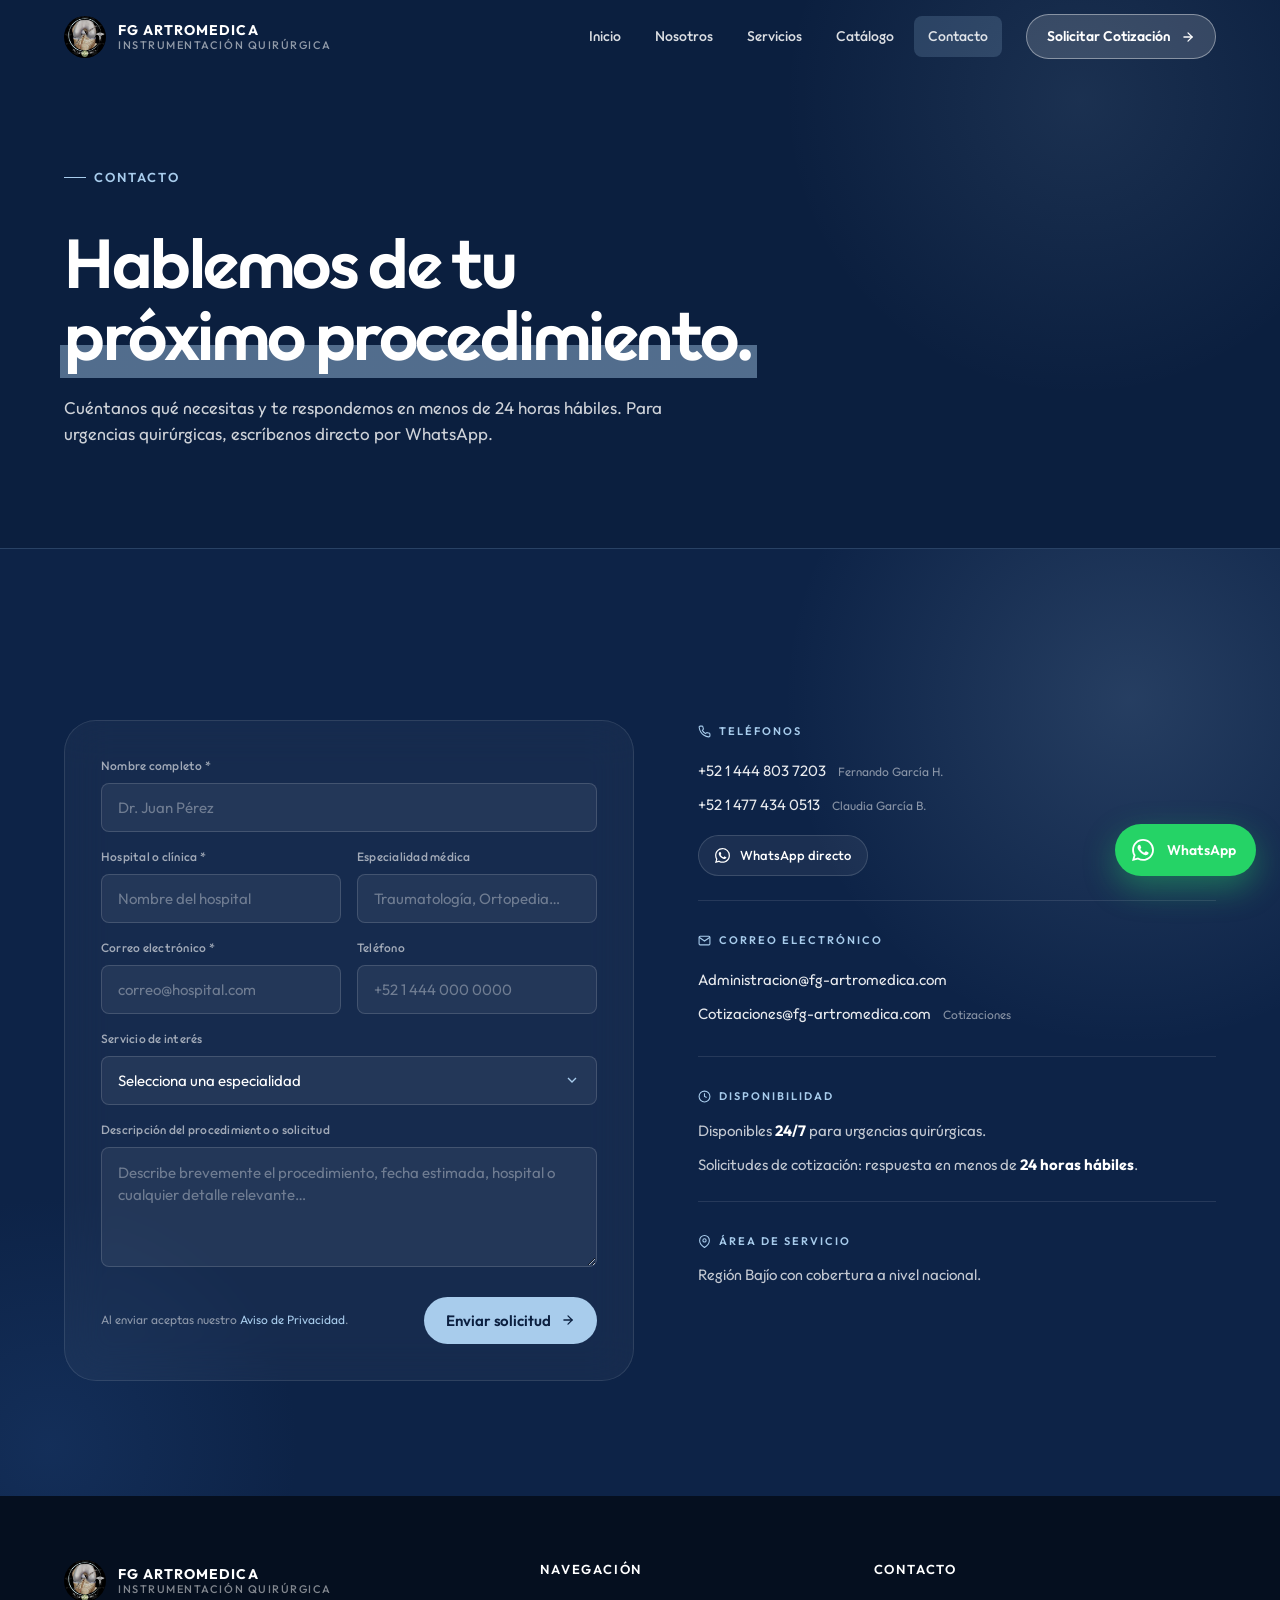
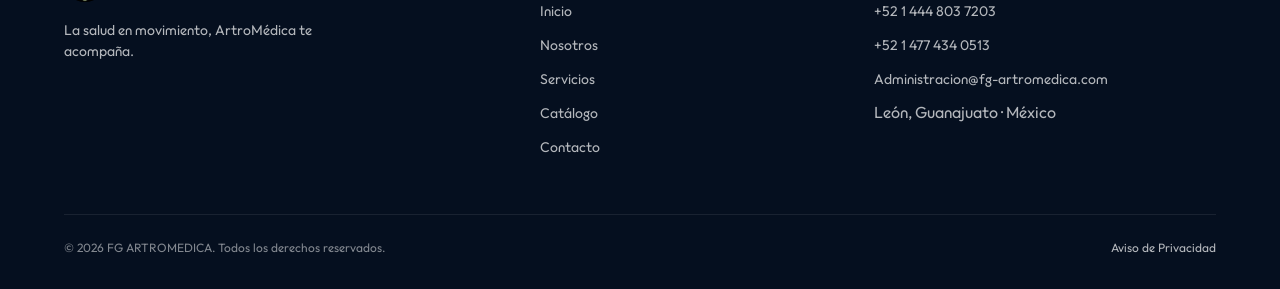
<file: contacto.html>
<!DOCTYPE html>
<html lang="es">
<head>
<!-- Google tag (gtag.js) -->
<script async src="https://www.googletagmanager.com/gtag/js?id=G-6W9QEE3E93"></script>
<script>
  window.dataLayer = window.dataLayer || [];
  function gtag(){dataLayer.push(arguments);}
  gtag('js', new Date());

  gtag('config', 'G-6W9QEE3E93');
</script>
<meta charset="UTF-8" />
<meta name="viewport" content="width=device-width, initial-scale=1.0" />
<title>Contacto — FG ARTROMEDICA</title>
<meta name="description" content="Contáctanos para coordinar asistencia técnica e instrumentación quirúrgica. Respondemos en menos de 24 horas hábiles. Disponibilidad 24/7 para urgencias." />
<meta name="robots" content="index, follow" />

<link rel="preconnect" href="https://fonts.googleapis.com" />
<link rel="preconnect" href="https://fonts.gstatic.com" crossorigin />
<link href="https://fonts.googleapis.com/css2?family=Outfit:wght@300;400;500;600;700&display=swap" rel="stylesheet" />
<link rel="stylesheet" href="styles.css" />
</head>
<body data-hero="a">

<!-- ============ NAVBAR ============ -->
<header class="nav" id="nav">
  <div class="wrap nav-inner">
    <a href="index.html" class="nav-brand">
      <img src="assets/logo.jpg" alt="FG Artromédica" class="logo-img" />
      <span class="brand-name">
        <b>FG ARTROMEDICA</b>
        <span>Instrumentación Quirúrgica</span>
      </span>
    </a>
    <nav class="nav-links" aria-label="Navegación principal">
      <a href="index.html">Inicio</a>
      <a href="nosotros.html">Nosotros</a>
      <a href="servicios.html">Servicios</a>
      <a href="catalogo.html">Catálogo</a>
      <a href="contacto.html">Contacto</a>
    </nav>
    <a href="contacto.html" class="btn btn-primary btn-cta-nav">
      Solicitar Cotización
      <svg class="arr" width="14" height="14" viewBox="0 0 24 24" fill="none" stroke="currentColor" stroke-width="2.2" stroke-linecap="round" stroke-linejoin="round"><line x1="5" y1="12" x2="19" y2="12"/><polyline points="12 5 19 12 12 19"/></svg>
    </a>
    <button class="nav-mobile-toggle" aria-label="Abrir menú" id="mobile-toggle">
      <svg width="20" height="20" viewBox="0 0 24 24" fill="none" stroke="currentColor" stroke-width="2"><line x1="3" y1="6" x2="21" y2="6"/><line x1="3" y1="12" x2="21" y2="12"/><line x1="3" y1="18" x2="21" y2="18"/></svg>
    </button>
  </div>
</header>

<!-- ============ PAGE HERO ============ -->
<section class="page-hero" aria-label="Contacto">
  <div class="wrap page-hero-inner">
    <span class="eyebrow">Contacto</span>
    <h1 class="h-display">Hablemos de tu <span class="accent">próximo procedimiento.</span></h1>
    <p class="lede">Cuéntanos qué necesitas y te respondemos en menos de 24 horas hábiles. Para urgencias quirúrgicas, escríbenos directo por WhatsApp.</p>
  </div>
</section>

<!-- ============ FORMULARIO + INFO ============ -->
<section class="section contact-section" aria-label="Formulario de contacto" style="border-top: 1px solid rgba(168, 204, 236, 0.18); background: #0D2347;">
  <div class="wrap">
    <div class="contact-grid">

      <!-- Formulario -->
      <div>
        <!-- Formulario activo -->
        <div class="contact-form" id="contact-form-wrap">
          <!-- Reemplaza XXXXXXXX con el ID de Formspree: formspree.io/f/XXXXXXXX -->
          <form
            id="contact-form"
            action="https://formspree.io/f/XXXXXXXX"
            method="POST"
            novalidate
          >
            <div class="form-row">
              <div class="field full">
                <label for="nombre">Nombre completo *</label>
                <input
                  type="text"
                  id="nombre"
                  name="nombre"
                  placeholder="Dr. Juan Pérez"
                  autocomplete="name"
                  required
                />
              </div>
            </div>

            <div class="form-row">
              <div class="field">
                <label for="hospital">Hospital o clínica *</label>
                <input
                  type="text"
                  id="hospital"
                  name="hospital"
                  placeholder="Nombre del hospital"
                  required
                />
              </div>
              <div class="field">
                <label for="especialidad">Especialidad médica</label>
                <input
                  type="text"
                  id="especialidad"
                  name="especialidad"
                  placeholder="Traumatología, Ortopedia…"
                />
              </div>
            </div>

            <div class="form-row">
              <div class="field">
                <label for="email">Correo electrónico *</label>
                <input
                  type="email"
                  id="email"
                  name="email"
                  placeholder="correo@hospital.com"
                  autocomplete="email"
                  required
                />
              </div>
              <div class="field">
                <label for="telefono">Teléfono</label>
                <input
                  type="tel"
                  id="telefono"
                  name="telefono"
                  placeholder="+52 1 444 000 0000"
                  autocomplete="tel"
                  pattern="[\+]?[\d\s\(\)\-]{10,20}"
                  title="Ingresa un número válido (ej. +52 1 444 803 7203)"
                  inputmode="tel"
                />
              </div>
            </div>

            <div class="form-row">
              <div class="field full">
                <label for="servicio">Servicio de interés</label>
                <select id="servicio" name="servicio">
                  <option value="" disabled selected>Selecciona una especialidad</option>
                  <option value="Artroscopia de Rodilla">Artroscopia de Rodilla</option>
                  <option value="Artroscopia de Hombro">Artroscopia de Hombro</option>
                  <option value="Artroscopia de Tobillo">Artroscopia de Tobillo</option>
                  <option value="Artroscopia de Muñeca">Artroscopia de Muñeca</option>
                  <option value="Cirugía con Implantes Ortopédicos">Cirugía con Implantes Ortopédicos</option>
                  <option value="Otro procedimiento">Otro procedimiento</option>
                </select>
              </div>
            </div>

            <div class="form-row">
              <div class="field full">
                <label for="mensaje">Descripción del procedimiento o solicitud</label>
                <textarea
                  id="mensaje"
                  name="mensaje"
                  placeholder="Describe brevemente el procedimiento, fecha estimada, hospital o cualquier detalle relevante…"
                ></textarea>
              </div>
            </div>

            <!-- Honeypot anti-spam -->
            <input type="text" name="_gotcha" style="display:none" />

            <div class="submit-row">
              <p class="privacy-note">
                Al enviar aceptas nuestro
                <a href="aviso-privacidad.html" style="color: var(--c-blue-200);">Aviso de Privacidad</a>.
              </p>
              <button type="submit" class="btn btn-submit">
                Enviar solicitud
                <svg class="arr" width="14" height="14" viewBox="0 0 24 24" fill="none" stroke="currentColor" stroke-width="2.2" stroke-linecap="round" stroke-linejoin="round"><line x1="5" y1="12" x2="19" y2="12"/><polyline points="12 5 19 12 12 19"/></svg>
              </button>
            </div>
          </form>
        </div>

        <!-- Mensaje de éxito (oculto por defecto) -->
        <div id="form-success" style="display:none; flex-direction:column; align-items:center; justify-content:center; text-align:center; padding: 64px 36px; background: rgba(255,255,255,0.04); border: 1px solid rgba(255,255,255,0.1); border-radius: var(--r-xl);">
          <div style="width:64px; height:64px; border-radius:50%; background: rgba(16,165,108,0.15); border: 1px solid rgba(16,165,108,0.4); display:grid; place-items:center; margin-bottom:24px;">
            <svg width="28" height="28" viewBox="0 0 24 24" fill="none" stroke="#10A56C" stroke-width="2.2" stroke-linecap="round" stroke-linejoin="round"><polyline points="20 6 9 17 4 12"/></svg>
          </div>
          <h3 style="color:#fff; font-size:22px; font-weight:600; letter-spacing:-0.02em; margin:0 0 12px;">¡Solicitud enviada!</h3>
          <p style="color:rgba(255,255,255,0.7); font-size:15px; line-height:1.6; max-width:38ch; margin:0 0 28px;">
            Te responderemos en menos de 24 horas hábiles al correo que proporcionaste. Si necesitas atención urgente, contáctanos por WhatsApp.
          </p>
          <a
            href="https://wa.me/524448037203?text=Hola%2C%20acabo%20de%20enviar%20una%20solicitud%20desde%20su%20sitio%20web."
            target="_blank"
            rel="noopener"
            class="btn btn-cta-celeste"
          >
            <svg width="16" height="16" viewBox="0 0 24 24" fill="currentColor"><path d="M17.472 14.382c-.297-.149-1.758-.867-2.03-.967-.273-.099-.471-.148-.67.15-.197.297-.767.966-.94 1.164-.173.199-.347.223-.644.075-.297-.15-1.255-.463-2.39-1.475-.883-.788-1.48-1.761-1.653-2.059-.173-.297-.018-.458.13-.606.134-.133.298-.347.446-.52.149-.174.198-.298.298-.497.099-.198.05-.371-.025-.52-.075-.149-.669-1.612-.916-2.207-.242-.579-.487-.5-.669-.51-.173-.008-.371-.01-.57-.01-.198 0-.52.074-.792.372-.272.297-1.04 1.016-1.04 2.479 0 1.462 1.065 2.875 1.213 3.074.149.198 2.096 3.2 5.077 4.487.709.306 1.262.489 1.694.625.712.227 1.36.195 1.871.118.571-.085 1.758-.719 2.006-1.413.248-.694.248-1.289.173-1.413-.074-.124-.272-.198-.57-.347m-5.421 7.403h-.004a9.87 9.87 0 0 1-5.031-1.378l-.361-.214-3.741.982.998-3.648-.235-.374a9.86 9.86 0 0 1-1.51-5.26c.001-5.45 4.436-9.884 9.888-9.884 2.64 0 5.122 1.03 6.988 2.898a9.825 9.825 0 0 1 2.893 6.994c-.003 5.45-4.437 9.884-9.885 9.884m8.413-18.297A11.815 11.815 0 0 0 12.05 0C5.495 0 .16 5.335.157 11.892c0 2.096.547 4.142 1.588 5.945L.057 24l6.305-1.654a11.882 11.882 0 0 0 5.683 1.448h.005c6.554 0 11.89-5.335 11.893-11.893a11.821 11.821 0 0 0-3.48-8.413"/></svg>
            Escribir por WhatsApp
          </a>
        </div>
      </div>

      <!-- Información de contacto -->
      <div class="contact-info">

        <!-- Teléfonos -->
        <div class="contact-block">
          <span class="lbl">
            <svg width="13" height="13" viewBox="0 0 24 24" fill="none" stroke="currentColor" stroke-width="2" class="icon"><path d="M22 16.92v3a2 2 0 0 1-2.18 2 19.79 19.79 0 0 1-8.63-3.07 19.5 19.5 0 0 1-6-6 19.79 19.79 0 0 1-3.07-8.67A2 2 0 0 1 4.11 2h3a2 2 0 0 1 2 1.72 12.84 12.84 0 0 0 .7 2.81 2 2 0 0 1-.45 2.11L8.09 9.91a16 16 0 0 0 6 6l1.27-1.27a2 2 0 0 1 2.11-.45 12.84 12.84 0 0 0 2.81.7A2 2 0 0 1 22 16.92z"/></svg>
            Teléfonos
          </span>
          <div class="contact-row">
            <a href="tel:+5214448037203">+52 1 444 803 7203</a>
            <span class="name">Fernando García H.</span>
          </div>
          <div class="contact-row">
            <a href="tel:+5214774340513">+52 1 477 434 0513</a>
            <span class="name">Claudia García B.</span>
          </div>
          <div class="quick-actions">
            <a
              href="https://wa.me/524448037203?text=Hola%2C%20me%20interesa%20conocer%20m%C3%A1s%20sobre%20los%20servicios%20de%20FG%20Artrom%C3%A9dica.%20%C2%BFMe%20pueden%20dar%20m%C3%A1s%20informaci%C3%B3n%3F"
              target="_blank"
              rel="noopener"
              class="quick-action"
            >
              <svg width="15" height="15" viewBox="0 0 24 24" fill="currentColor"><path d="M17.472 14.382c-.297-.149-1.758-.867-2.03-.967-.273-.099-.471-.148-.67.15-.197.297-.767.966-.94 1.164-.173.199-.347.223-.644.075-.297-.15-1.255-.463-2.39-1.475-.883-.788-1.48-1.761-1.653-2.059-.173-.297-.018-.458.13-.606.134-.133.298-.347.446-.52.149-.174.198-.298.298-.497.099-.198.05-.371-.025-.52-.075-.149-.669-1.612-.916-2.207-.242-.579-.487-.5-.669-.51-.173-.008-.371-.01-.57-.01-.198 0-.52.074-.792.372-.272.297-1.04 1.016-1.04 2.479 0 1.462 1.065 2.875 1.213 3.074.149.198 2.096 3.2 5.077 4.487.709.306 1.262.489 1.694.625.712.227 1.36.195 1.871.118.571-.085 1.758-.719 2.006-1.413.248-.694.248-1.289.173-1.413-.074-.124-.272-.198-.57-.347m-5.421 7.403h-.004a9.87 9.87 0 0 1-5.031-1.378l-.361-.214-3.741.982.998-3.648-.235-.374a9.86 9.86 0 0 1-1.51-5.26c.001-5.45 4.436-9.884 9.888-9.884 2.64 0 5.122 1.03 6.988 2.898a9.825 9.825 0 0 1 2.893 6.994c-.003 5.45-4.437 9.884-9.885 9.884m8.413-18.297A11.815 11.815 0 0 0 12.05 0C5.495 0 .16 5.335.157 11.892c0 2.096.547 4.142 1.588 5.945L.057 24l6.305-1.654a11.882 11.882 0 0 0 5.683 1.448h.005c6.554 0 11.89-5.335 11.893-11.893a11.821 11.821 0 0 0-3.48-8.413"/></svg>
              WhatsApp directo
            </a>
          </div>
        </div>

        <!-- Correo -->
        <div class="contact-block">
          <span class="lbl">
            <svg width="13" height="13" viewBox="0 0 24 24" fill="none" stroke="currentColor" stroke-width="2" class="icon"><path d="M4 4h16c1.1 0 2 .9 2 2v12c0 1.1-.9 2-2 2H4c-1.1 0-2-.9-2-2V6c0-1.1.9-2 2-2z"/><polyline points="22,6 12,13 2,6"/></svg>
            Correo electrónico
          </span>
          <div class="contact-row">
            <a href="mailto:Administracion@fg-artromedica.com">Administracion@fg-artromedica.com</a>
          </div>
          <div class="contact-row">
            <a href="mailto:Cotizaciones@fg-artromedica.com">Cotizaciones@fg-artromedica.com</a>
            <span class="name">Cotizaciones</span>
          </div>
        </div>

        <!-- Disponibilidad -->
        <div class="contact-block">
          <span class="lbl">
            <svg width="13" height="13" viewBox="0 0 24 24" fill="none" stroke="currentColor" stroke-width="2" class="icon"><circle cx="12" cy="12" r="10"/><polyline points="12 6 12 12 16 14"/></svg>
            Disponibilidad
          </span>
          <p style="color:rgba(255,255,255,0.75); font-size:15px; margin:0 0 10px; line-height:1.6;">
            Disponibles <strong style="color:#fff;">24/7</strong> para urgencias quirúrgicas.
          </p>
          <p style="color:rgba(255,255,255,0.75); font-size:15px; margin:0; line-height:1.6;">
            Solicitudes de cotización: respuesta en menos de <strong style="color:#fff;">24 horas hábiles</strong>.
          </p>
        </div>

        <!-- Área de servicio -->
        <div class="contact-block">
          <span class="lbl">
            <svg width="13" height="13" viewBox="0 0 24 24" fill="none" stroke="currentColor" stroke-width="2" class="icon"><path d="M21 10c0 7-9 13-9 13s-9-6-9-13a9 9 0 0 1 18 0z"/><circle cx="12" cy="10" r="3"/></svg>
            Área de servicio
          </span>
          <p style="color:rgba(255,255,255,0.75); font-size:15px; margin:0; line-height:1.6;">
            Región Bajío con cobertura a nivel nacional.
          </p>
        </div>

      </div>
    </div>
  </div>
</section>

<!-- ============ FOOTER ============ -->
<footer class="footer">
  <div class="wrap">
    <div class="footer-grid footer-grid-3">
      <div class="brand-block">
        <a href="index.html" class="nav-brand">
          <img src="assets/logo.jpg" alt="FG Artromédica" class="logo-img" />
          <span class="brand-name">
            <b>FG ARTROMEDICA</b>
            <span>Instrumentación Quirúrgica</span>
          </span>
        </a>
        <p>La salud en movimiento, ArtroMédica te acompaña.</p>
      </div>
      <div>
        <h4>Navegación</h4>
        <ul>
          <li><a href="index.html">Inicio</a></li>
          <li><a href="nosotros.html">Nosotros</a></li>
          <li><a href="servicios.html">Servicios</a></li>
          <li><a href="catalogo.html">Catálogo</a></li>
          <li><a href="contacto.html">Contacto</a></li>
        </ul>
      </div>
      <div>
        <h4>Contacto</h4>
        <ul>
          <li><a href="tel:+5214448037203">+52 1 444 803 7203</a></li>
          <li><a href="tel:+5214774340513">+52 1 477 434 0513</a></li>
          <li><a href="mailto:Administracion@fg-artromedica.com">Administracion@fg-artromedica.com</a></li>
          <li>León, Guanajuato · México</li>
        </ul>
      </div>
    </div>
    <div class="footer-bottom">
      <span>© 2026 FG ARTROMEDICA. Todos los derechos reservados.</span>
      <a href="aviso-privacidad.html">Aviso de Privacidad</a>
    </div>
  </div>
</footer>

<!-- ============ WhatsApp flotante ============ -->
<a
  href="https://wa.me/524448037203?text=Hola%2C%20me%20interesa%20conocer%20m%C3%A1s%20sobre%20los%20servicios%20de%20FG%20Artrom%C3%A9dica.%20%C2%BFMe%20pueden%20dar%20m%C3%A1s%20informaci%C3%B3n%3F"
  target="_blank"
  rel="noopener"
  class="wa-float"
  aria-label="Contactar por WhatsApp"
>
  <span class="wa-icon">
    <svg width="22" height="22" viewBox="0 0 24 24" fill="currentColor"><path d="M17.472 14.382c-.297-.149-1.758-.867-2.03-.967-.273-.099-.471-.148-.67.15-.197.297-.767.966-.94 1.164-.173.199-.347.223-.644.075-.297-.15-1.255-.463-2.39-1.475-.883-.788-1.48-1.761-1.653-2.059-.173-.297-.018-.458.13-.606.134-.133.298-.347.446-.52.149-.174.198-.298.298-.497.099-.198.05-.371-.025-.52-.075-.149-.669-1.612-.916-2.207-.242-.579-.487-.5-.669-.51-.173-.008-.371-.01-.57-.01-.198 0-.52.074-.792.372-.272.297-1.04 1.016-1.04 2.479 0 1.462 1.065 2.875 1.213 3.074.149.198 2.096 3.2 5.077 4.487.709.306 1.262.489 1.694.625.712.227 1.36.195 1.871.118.571-.085 1.758-.719 2.006-1.413.248-.694.248-1.289.173-1.413-.074-.124-.272-.198-.57-.347m-5.421 7.403h-.004a9.87 9.87 0 0 1-5.031-1.378l-.361-.214-3.741.982.998-3.648-.235-.374a9.86 9.86 0 0 1-1.51-5.26c.001-5.45 4.436-9.884 9.888-9.884 2.64 0 5.122 1.03 6.988 2.898a9.825 9.825 0 0 1 2.893 6.994c-.003 5.45-4.437 9.884-9.885 9.884m8.413-18.297A11.815 11.815 0 0 0 12.05 0C5.495 0 .16 5.335.157 11.892c0 2.096.547 4.142 1.588 5.945L.057 24l6.305-1.654a11.882 11.882 0 0 0 5.683 1.448h.005c6.554 0 11.89-5.335 11.893-11.893a11.821 11.821 0 0 0-3.48-8.413"/></svg>
  </span>
  <span class="wa-label">WhatsApp</span>
</a>

<script src="app.js"></script>
<script>
  (function () {
    const form = document.getElementById('contact-form');
    const wrap = document.getElementById('contact-form-wrap');
    const success = document.getElementById('form-success');
    if (!form) return;

    form.addEventListener('submit', async function (e) {
      e.preventDefault();
      const btn = form.querySelector('[type="submit"]');
      btn.disabled = true;
      btn.textContent = 'Enviando…';

      try {
        const res = await fetch(form.action, {
          method: 'POST',
          body: new FormData(form),
          headers: { 'Accept': 'application/json' }
        });
        if (res.ok) {
          wrap.style.display = 'none';
          success.style.display = 'flex';
        } else {
          throw new Error();
        }
      } catch {
        btn.disabled = false;
        btn.innerHTML = 'Enviar solicitud <svg class="arr" width="14" height="14" viewBox="0 0 24 24" fill="none" stroke="currentColor" stroke-width="2.2" stroke-linecap="round" stroke-linejoin="round"><line x1="5" y1="12" x2="19" y2="12"/><polyline points="12 5 19 12 12 19"/></svg>';
        alert('Hubo un error al enviar. Por favor intenta de nuevo o contáctanos directamente por WhatsApp.');
      }
    });
  })();

  /* Pre-fill form from catálogo URL params (?producto=NAME&servicio=VALUE) */
  (function () {
    const params = new URLSearchParams(window.location.search);
    const producto = params.get('producto');
    const servicio = params.get('servicio');
    if (servicio) {
      const sel = document.getElementById('servicio');
      if (sel) {
        [...sel.options].forEach(o => { if (o.value === servicio) o.selected = true; });
      }
    }
    if (producto) {
      const msg = document.getElementById('mensaje');
      if (msg && !msg.value) {
        msg.value = `Hola, me interesa cotizar el siguiente producto: ${producto}.\n\nPor favor, indíquenme disponibilidad, precio y tiempo de entrega. Gracias.`;
      }
    }
  })();
</script>
</body>
</html>
</file>
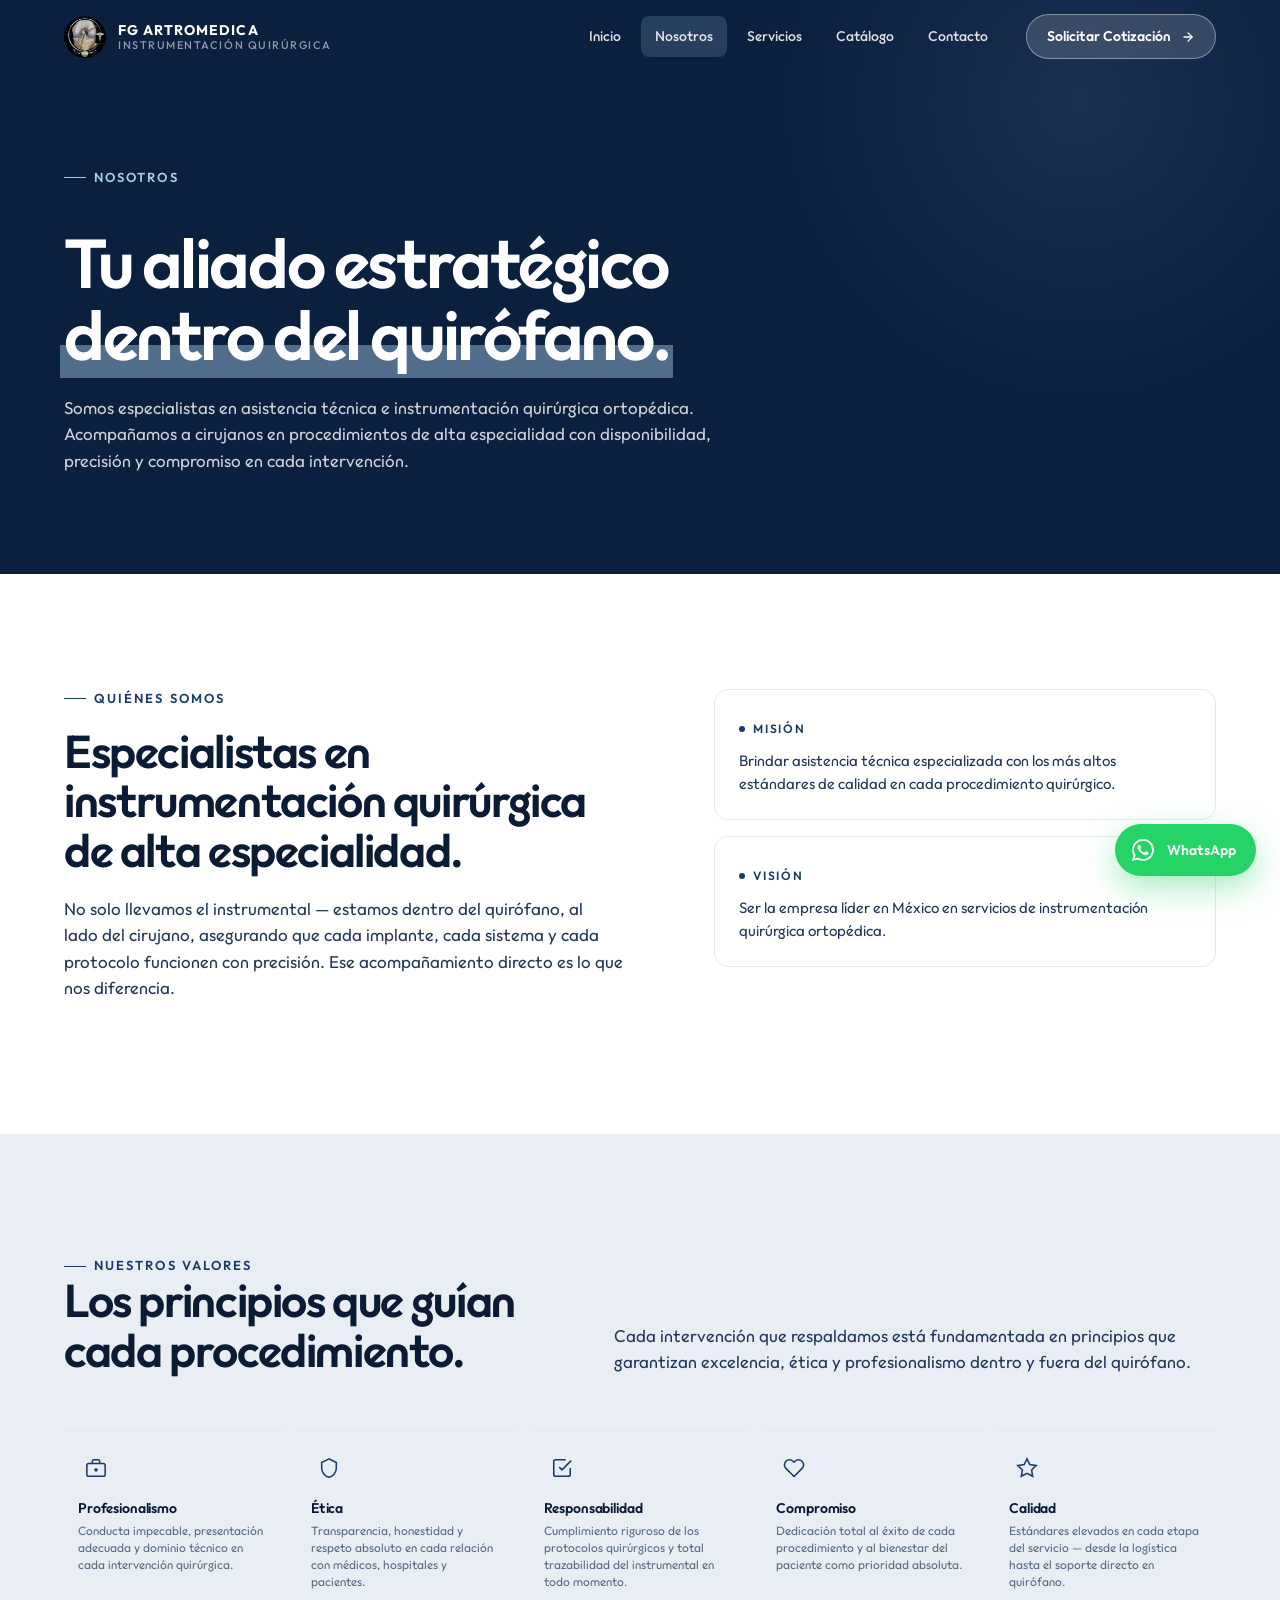
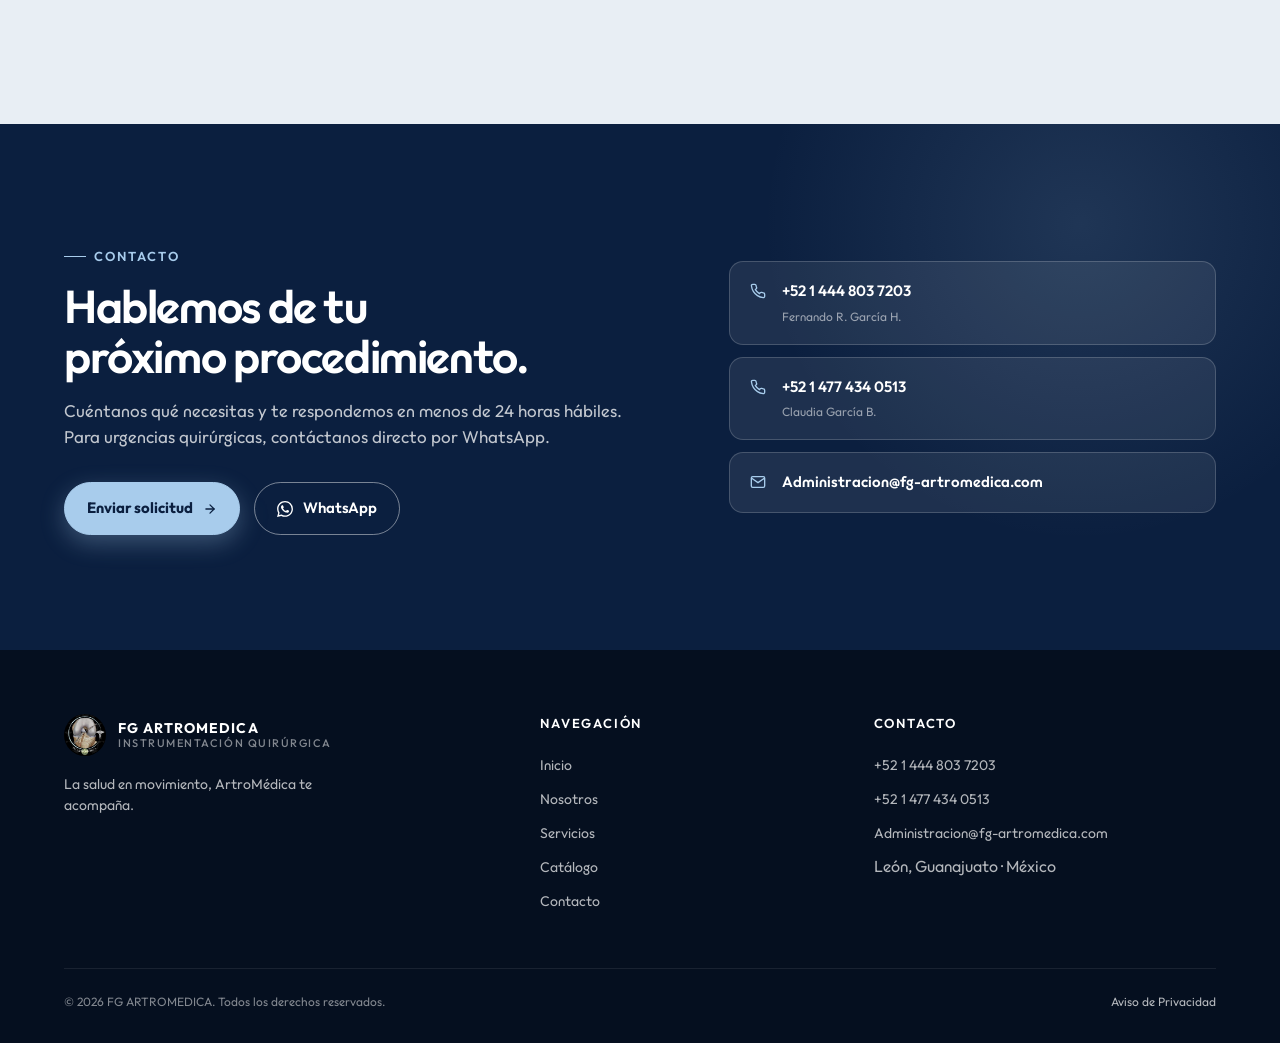
<file: nosotros.html>
<!DOCTYPE html>
<html lang="es">
<head>
<!-- Google tag (gtag.js) -->
<script async src="https://www.googletagmanager.com/gtag/js?id=G-6W9QEE3E93"></script>
<script>
  window.dataLayer = window.dataLayer || [];
  function gtag(){dataLayer.push(arguments);}
  gtag('js', new Date());

  gtag('config', 'G-6W9QEE3E93');
</script>
<meta charset="UTF-8" />
<meta name="viewport" content="width=device-width, initial-scale=1.0" />
<title>Nosotros — FG ARTROMEDICA</title>
<meta name="description" content="Conoce a FG Artromédica: especialistas en asistencia técnica e instrumentación quirúrgica ortopédica. Misión, visión y valores." />
<meta name="robots" content="index, follow" />

<link rel="preconnect" href="https://fonts.googleapis.com" />
<link rel="preconnect" href="https://fonts.gstatic.com" crossorigin />
<link href="https://fonts.googleapis.com/css2?family=Outfit:wght@300;400;500;600;700&display=swap" rel="stylesheet" />
<link rel="stylesheet" href="styles.css" />
</head>
<body data-hero="a">

<!-- ============ NAVBAR ============ -->
<header class="nav" id="nav">
  <div class="wrap nav-inner">
    <a href="index.html" class="nav-brand">
      <img src="assets/logo.jpg" alt="FG Artromédica" class="logo-img" />
      <span class="brand-name">
        <b>FG ARTROMEDICA</b>
        <span>Instrumentación Quirúrgica</span>
      </span>
    </a>
    <nav class="nav-links" aria-label="Navegación principal">
      <a href="index.html">Inicio</a>
      <a href="nosotros.html">Nosotros</a>
      <a href="servicios.html">Servicios</a>
      <a href="catalogo.html">Catálogo</a>
      <a href="contacto.html">Contacto</a>
    </nav>
    <a href="contacto.html" class="btn btn-primary btn-cta-nav">
      Solicitar Cotización
      <svg class="arr" width="14" height="14" viewBox="0 0 24 24" fill="none" stroke="currentColor" stroke-width="2.2" stroke-linecap="round" stroke-linejoin="round"><line x1="5" y1="12" x2="19" y2="12"/><polyline points="12 5 19 12 12 19"/></svg>
    </a>
    <button class="nav-mobile-toggle" aria-label="Abrir menú" id="mobile-toggle">
      <svg width="20" height="20" viewBox="0 0 24 24" fill="none" stroke="currentColor" stroke-width="2"><line x1="3" y1="6" x2="21" y2="6"/><line x1="3" y1="12" x2="21" y2="12"/><line x1="3" y1="18" x2="21" y2="18"/></svg>
    </button>
  </div>
</header>

<!-- ============ PAGE HERO ============ -->
<section class="page-hero" aria-label="Nosotros">
  <div class="wrap page-hero-inner">
    <span class="eyebrow">Nosotros</span>
    <h1 class="h-display">Tu aliado estratégico <span class="accent">dentro del quirófano.</span></h1>
    <p class="lede">Somos especialistas en asistencia técnica e instrumentación quirúrgica ortopédica. Acompañamos a cirujanos en procedimientos de alta especialidad con disponibilidad, precisión y compromiso en cada intervención.</p>
  </div>
</section>

<!-- ============ QUIÉNES SOMOS ============ -->
<section class="section" aria-label="Quiénes somos">
  <div class="wrap">
    <div class="nos-grid reveal">
      <div class="nos-copy">
        <span class="eyebrow">Quiénes somos</span>
        <h2 class="h-section">Especialistas en instrumentación quirúrgica de alta especialidad.</h2>
        <p class="lede">No solo llevamos el instrumental — estamos dentro del quirófano, al lado del cirujano, asegurando que cada implante, cada sistema y cada protocolo funcionen con precisión. Ese acompañamiento directo es lo que nos diferencia.</p>
      </div>
      <div class="nos-mv">
        <div class="mv-card">
          <span class="lbl">Misión</span>
          <p>Brindar asistencia técnica especializada con los más altos estándares de calidad en cada procedimiento quirúrgico.</p>
        </div>
        <div class="mv-card">
          <span class="lbl">Visión</span>
          <p>Ser la empresa líder en México en servicios de instrumentación quirúrgica ortopédica.</p>
        </div>
      </div>
    </div>
  </div>
</section>

<!-- ============ VALORES ============ -->
<section class="section alt" aria-label="Nuestros valores">
  <div class="wrap">
    <div class="section-head">
      <div>
        <span class="eyebrow">Nuestros Valores</span>
        <h2 class="h-section">Los principios que guían cada procedimiento.</h2>
      </div>
      <p class="lede">Cada intervención que respaldamos está fundamentada en principios que garantizan excelencia, ética y profesionalismo dentro y fuera del quirófano.</p>
    </div>
    <div class="values-row reveal">
      <div class="value-item">
        <div class="icon">
          <svg width="22" height="22" viewBox="0 0 24 24" fill="none" stroke="currentColor" stroke-width="1.7"><rect x="2" y="7" width="20" height="14" rx="2"/><path d="M16 7V5a2 2 0 0 0-2-2h-4a2 2 0 0 0-2 2v2"/><line x1="12" y1="12" x2="12" y2="16"/><line x1="10" y1="14" x2="14" y2="14"/></svg>
        </div>
        <div class="name">Profesionalismo</div>
        <div class="desc">Conducta impecable, presentación adecuada y dominio técnico en cada intervención quirúrgica.</div>
      </div>
      <div class="value-item">
        <div class="icon">
          <svg width="22" height="22" viewBox="0 0 24 24" fill="none" stroke="currentColor" stroke-width="1.7"><path d="M12 2L4 6v6c0 5 3.5 9 8 10 4.5-1 8-5 8-10V6l-8-4z"/></svg>
        </div>
        <div class="name">Ética</div>
        <div class="desc">Transparencia, honestidad y respeto absoluto en cada relación con médicos, hospitales y pacientes.</div>
      </div>
      <div class="value-item">
        <div class="icon">
          <svg width="22" height="22" viewBox="0 0 24 24" fill="none" stroke="currentColor" stroke-width="1.7"><polyline points="9 11 12 14 22 4"/><path d="M21 12v7a2 2 0 0 1-2 2H5a2 2 0 0 1-2-2V5a2 2 0 0 1 2-2h11"/></svg>
        </div>
        <div class="name">Responsabilidad</div>
        <div class="desc">Cumplimiento riguroso de los protocolos quirúrgicos y total trazabilidad del instrumental en todo momento.</div>
      </div>
      <div class="value-item">
        <div class="icon">
          <svg width="22" height="22" viewBox="0 0 24 24" fill="none" stroke="currentColor" stroke-width="1.7"><path d="M20.84 4.61a5.5 5.5 0 0 0-7.78 0L12 5.67l-1.06-1.06a5.5 5.5 0 0 0-7.78 7.78l8.84 8.84 8.84-8.84a5.5 5.5 0 0 0 0-7.78z"/></svg>
        </div>
        <div class="name">Compromiso</div>
        <div class="desc">Dedicación total al éxito de cada procedimiento y al bienestar del paciente como prioridad absoluta.</div>
      </div>
      <div class="value-item">
        <div class="icon">
          <svg width="22" height="22" viewBox="0 0 24 24" fill="none" stroke="currentColor" stroke-width="1.7"><polygon points="12 2 15.09 8.26 22 9.27 17 14.14 18.18 21.02 12 17.77 5.82 21.02 7 14.14 2 9.27 8.91 8.26 12 2"/></svg>
        </div>
        <div class="name">Calidad</div>
        <div class="desc">Estándares elevados en cada etapa del servicio — desde la logística hasta el soporte directo en quirófano.</div>
      </div>
    </div>
  </div>
</section>

<!-- ============ CONTACTO CTA ============ -->
<section class="contact-cta-section" aria-label="Contacto">
  <div class="wrap contact-cta-inner reveal">
    <div class="contact-cta-copy">
      <span class="eyebrow">Contacto</span>
      <h2 class="h-section" style="color:#fff; margin-top:16px;">Hablemos de tu próximo procedimiento.</h2>
      <p class="lede" style="color:rgba(255,255,255,0.75); margin-top:16px;">
        Cuéntanos qué necesitas y te respondemos en menos de 24 horas hábiles.
        Para urgencias quirúrgicas, contáctanos directo por WhatsApp.
      </p>
      <div class="contact-cta-actions">
        <a href="contacto.html" class="btn btn-cta-celeste">
          Enviar solicitud
          <svg class="arr" width="14" height="14" viewBox="0 0 24 24" fill="none" stroke="currentColor" stroke-width="2.2" stroke-linecap="round" stroke-linejoin="round"><line x1="5" y1="12" x2="19" y2="12"/><polyline points="12 5 19 12 12 19"/></svg>
        </a>
        <a href="https://wa.me/524448037203?text=Hola%2C%20me%20interesa%20conocer%20m%C3%A1s%20sobre%20los%20servicios%20de%20FG%20Artrom%C3%A9dica.%20%C2%BFMe%20pueden%20dar%20m%C3%A1s%20informaci%C3%B3n%3F" target="_blank" rel="noopener" class="btn btn-outline-light">
          <svg width="16" height="16" viewBox="0 0 24 24" fill="currentColor"><path d="M17.472 14.382c-.297-.149-1.758-.867-2.03-.967-.273-.099-.471-.148-.67.15-.197.297-.767.966-.94 1.164-.173.199-.347.223-.644.075-.297-.15-1.255-.463-2.39-1.475-.883-.788-1.48-1.761-1.653-2.059-.173-.297-.018-.458.13-.606.134-.133.298-.347.446-.52.149-.174.198-.298.298-.497.099-.198.05-.371-.025-.52-.075-.149-.669-1.612-.916-2.207-.242-.579-.487-.5-.669-.51-.173-.008-.371-.01-.57-.01-.198 0-.52.074-.792.372-.272.297-1.04 1.016-1.04 2.479 0 1.462 1.065 2.875 1.213 3.074.149.198 2.096 3.2 5.077 4.487.709.306 1.262.489 1.694.625.712.227 1.36.195 1.871.118.571-.085 1.758-.719 2.006-1.413.248-.694.248-1.289.173-1.413-.074-.124-.272-.198-.57-.347m-5.421 7.403h-.004a9.87 9.87 0 0 1-5.031-1.378l-.361-.214-3.741.982.998-3.648-.235-.374a9.86 9.86 0 0 1-1.51-5.26c.001-5.45 4.436-9.884 9.888-9.884 2.64 0 5.122 1.03 6.988 2.898a9.825 9.825 0 0 1 2.893 6.994c-.003 5.45-4.437 9.884-9.885 9.884m8.413-18.297A11.815 11.815 0 0 0 12.05 0C5.495 0 .16 5.335.157 11.892c0 2.096.547 4.142 1.588 5.945L.057 24l6.305-1.654a11.882 11.882 0 0 0 5.683 1.448h.005c6.554 0 11.89-5.335 11.893-11.893a11.821 11.821 0 0 0-3.48-8.413"/></svg>
          WhatsApp
        </a>
      </div>
    </div>
    <div class="contact-cta-info">
      <div class="cta-info-row">
        <svg width="16" height="16" viewBox="0 0 24 24" fill="none" stroke="currentColor" stroke-width="2" flex-shrink="0"><path d="M22 16.92v3a2 2 0 0 1-2.18 2 19.79 19.79 0 0 1-8.63-3.07 19.5 19.5 0 0 1-6-6 19.79 19.79 0 0 1-3.07-8.67A2 2 0 0 1 4.11 2h3a2 2 0 0 1 2 1.72 12.84 12.84 0 0 0 .7 2.81 2 2 0 0 1-.45 2.11L8.09 9.91a16 16 0 0 0 6 6l1.27-1.27a2 2 0 0 1 2.11-.45 12.84 12.84 0 0 0 2.81.7A2 2 0 0 1 22 16.92z"/></svg>
        <div>
          <a href="tel:+5214448037203">+52 1 444 803 7203</a>
          <span>Fernando R. García H.</span>
        </div>
      </div>
      <div class="cta-info-row">
        <svg width="16" height="16" viewBox="0 0 24 24" fill="none" stroke="currentColor" stroke-width="2"><path d="M22 16.92v3a2 2 0 0 1-2.18 2 19.79 19.79 0 0 1-8.63-3.07 19.5 19.5 0 0 1-6-6 19.79 19.79 0 0 1-3.07-8.67A2 2 0 0 1 4.11 2h3a2 2 0 0 1 2 1.72 12.84 12.84 0 0 0 .7 2.81 2 2 0 0 1-.45 2.11L8.09 9.91a16 16 0 0 0 6 6l1.27-1.27a2 2 0 0 1 2.11-.45 12.84 12.84 0 0 0 2.81.7A2 2 0 0 1 22 16.92z"/></svg>
        <div>
          <a href="tel:+5214774340513">+52 1 477 434 0513</a>
          <span>Claudia García B.</span>
        </div>
      </div>
      <div class="cta-info-row">
        <svg width="16" height="16" viewBox="0 0 24 24" fill="none" stroke="currentColor" stroke-width="2"><path d="M4 4h16c1.1 0 2 .9 2 2v12c0 1.1-.9 2-2 2H4c-1.1 0-2-.9-2-2V6c0-1.1.9-2 2-2z"/><polyline points="22,6 12,13 2,6"/></svg>
        <div>
          <a href="mailto:Administracion@fg-artromedica.com">Administracion@fg-artromedica.com</a>
        </div>
      </div>
    </div>
  </div>
</section>

<!-- ============ FOOTER ============ -->
<footer class="footer">
  <div class="wrap">
    <div class="footer-grid footer-grid-3">
      <div class="brand-block">
        <a href="index.html" class="nav-brand">
          <img src="assets/logo.jpg" alt="FG Artromédica" class="logo-img" />
          <span class="brand-name">
            <b>FG ARTROMEDICA</b>
            <span>Instrumentación Quirúrgica</span>
          </span>
        </a>
        <p>La salud en movimiento, ArtroMédica te acompaña.</p>
      </div>
      <div>
        <h4>Navegación</h4>
        <ul>
          <li><a href="index.html">Inicio</a></li>
          <li><a href="nosotros.html">Nosotros</a></li>
          <li><a href="servicios.html">Servicios</a></li>
          <li><a href="catalogo.html">Catálogo</a></li>
          <li><a href="contacto.html">Contacto</a></li>
        </ul>
      </div>
      <div>
        <h4>Contacto</h4>
        <ul>
          <li><a href="tel:+5214448037203">+52 1 444 803 7203</a></li>
          <li><a href="tel:+5214774340513">+52 1 477 434 0513</a></li>
          <li><a href="mailto:Administracion@fg-artromedica.com">Administracion@fg-artromedica.com</a></li>
          <li>León, Guanajuato · México</li>
        </ul>
      </div>
    </div>
    <div class="footer-bottom">
      <span>© 2026 FG ARTROMEDICA. Todos los derechos reservados.</span>
      <a href="aviso-privacidad.html">Aviso de Privacidad</a>
    </div>
  </div>
</footer>

<!-- ============ WhatsApp flotante ============ -->
<a
  href="https://wa.me/524448037203?text=Hola%2C%20me%20interesa%20conocer%20m%C3%A1s%20sobre%20los%20servicios%20de%20FG%20Artrom%C3%A9dica.%20%C2%BFMe%20pueden%20dar%20m%C3%A1s%20informaci%C3%B3n%3F"
  target="_blank"
  rel="noopener"
  class="wa-float"
  aria-label="Contactar por WhatsApp"
>
  <span class="wa-icon">
    <svg width="22" height="22" viewBox="0 0 24 24" fill="currentColor"><path d="M17.472 14.382c-.297-.149-1.758-.867-2.03-.967-.273-.099-.471-.148-.67.15-.197.297-.767.966-.94 1.164-.173.199-.347.223-.644.075-.297-.15-1.255-.463-2.39-1.475-.883-.788-1.48-1.761-1.653-2.059-.173-.297-.018-.458.13-.606.134-.133.298-.347.446-.52.149-.174.198-.298.298-.497.099-.198.05-.371-.025-.52-.075-.149-.669-1.612-.916-2.207-.242-.579-.487-.5-.669-.51-.173-.008-.371-.01-.57-.01-.198 0-.52.074-.792.372-.272.297-1.04 1.016-1.04 2.479 0 1.462 1.065 2.875 1.213 3.074.149.198 2.096 3.2 5.077 4.487.709.306 1.262.489 1.694.625.712.227 1.36.195 1.871.118.571-.085 1.758-.719 2.006-1.413.248-.694.248-1.289.173-1.413-.074-.124-.272-.198-.57-.347m-5.421 7.403h-.004a9.87 9.87 0 0 1-5.031-1.378l-.361-.214-3.741.982.998-3.648-.235-.374a9.86 9.86 0 0 1-1.51-5.26c.001-5.45 4.436-9.884 9.888-9.884 2.64 0 5.122 1.03 6.988 2.898a9.825 9.825 0 0 1 2.893 6.994c-.003 5.45-4.437 9.884-9.885 9.884m8.413-18.297A11.815 11.815 0 0 0 12.05 0C5.495 0 .16 5.335.157 11.892c0 2.096.547 4.142 1.588 5.945L.057 24l6.305-1.654a11.882 11.882 0 0 0 5.683 1.448h.005c6.554 0 11.89-5.335 11.893-11.893a11.821 11.821 0 0 0-3.48-8.413"/></svg>
  </span>
  <span class="wa-label">WhatsApp</span>
</a>

<script src="app.js"></script>
</body>
</html>
</file>
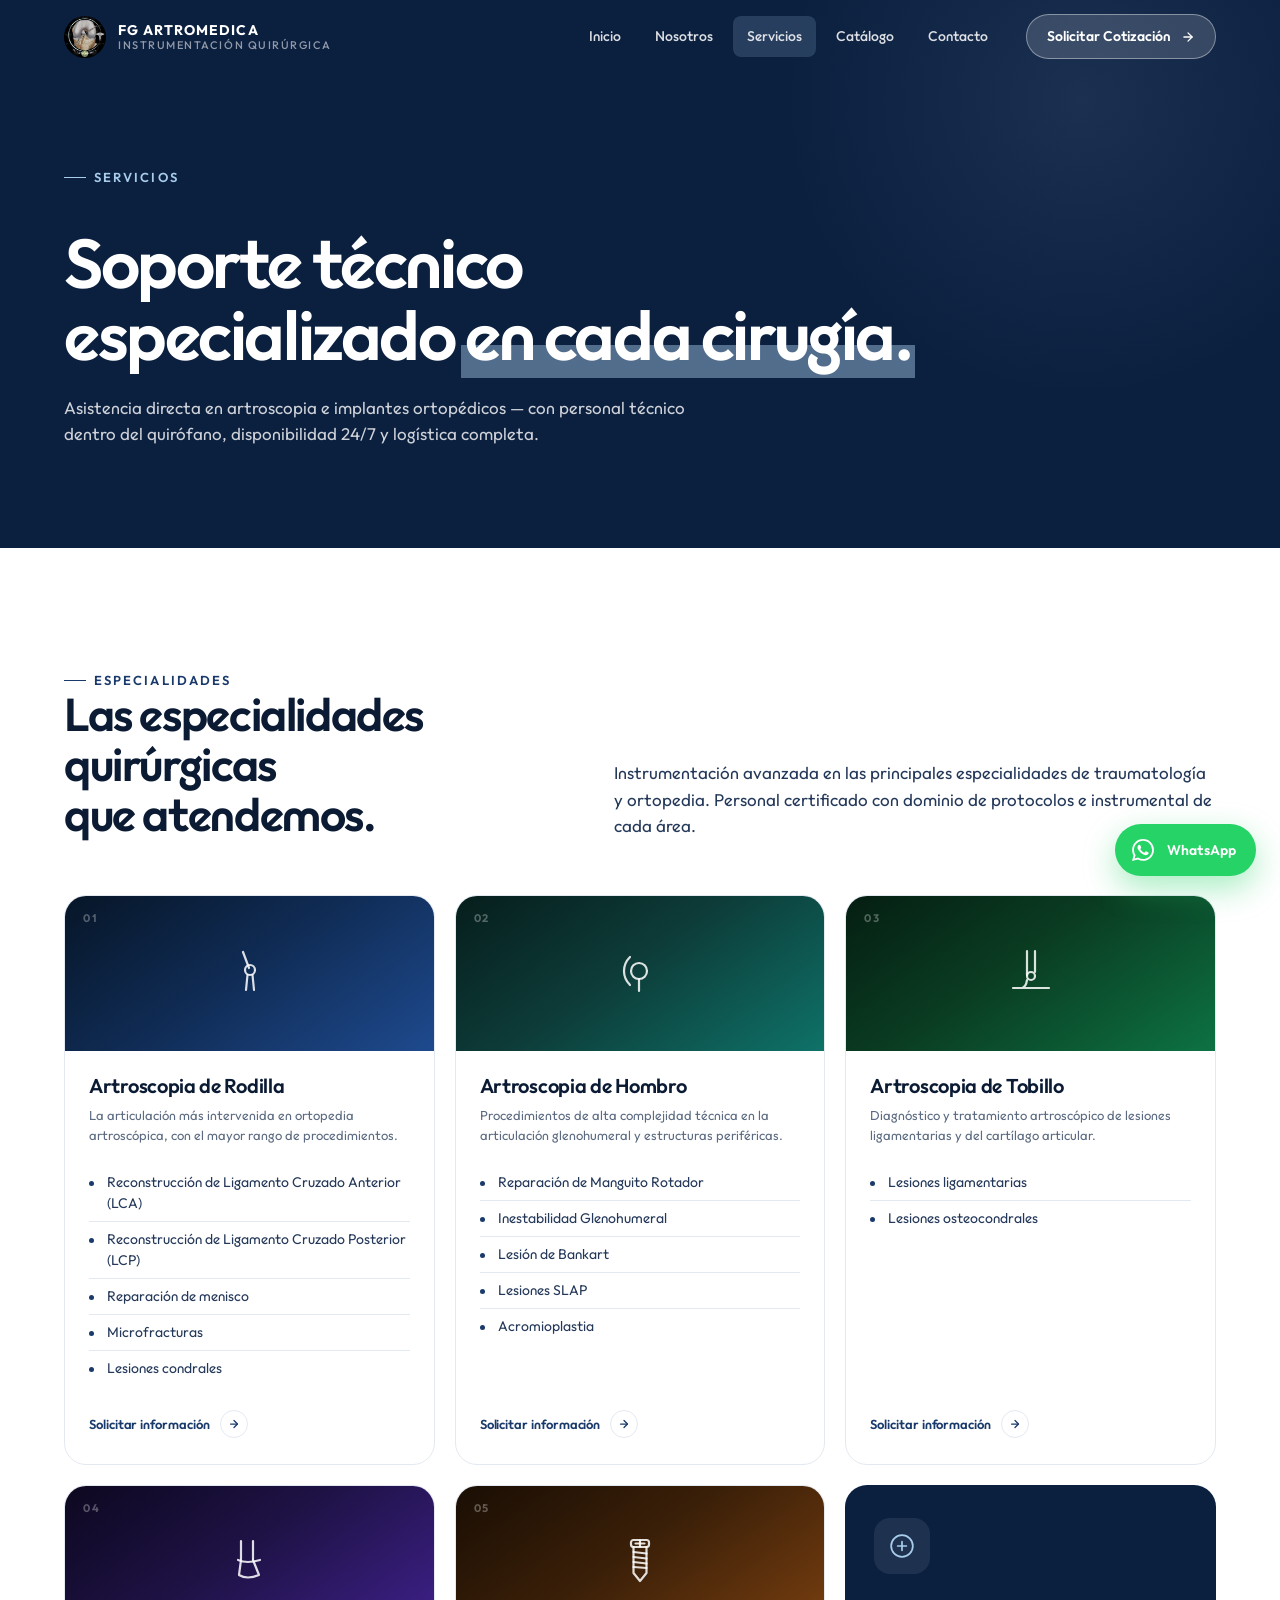
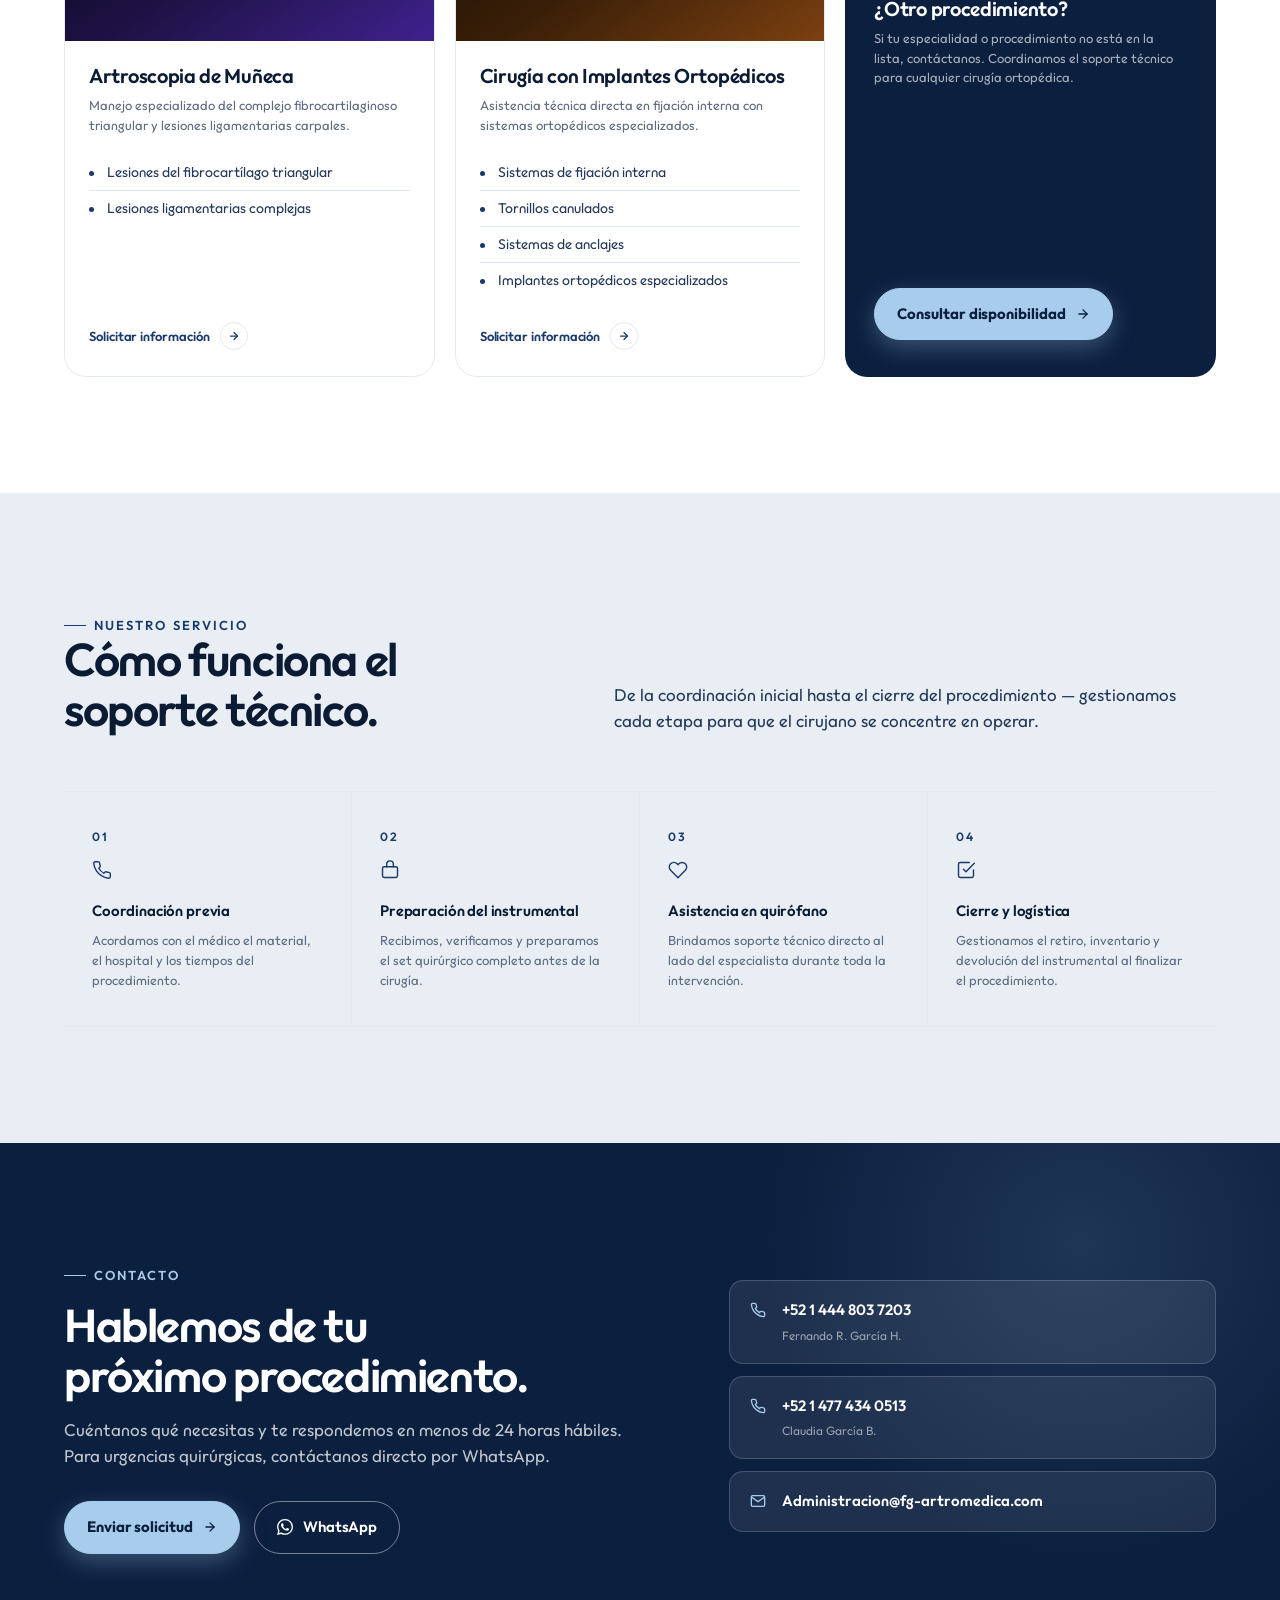
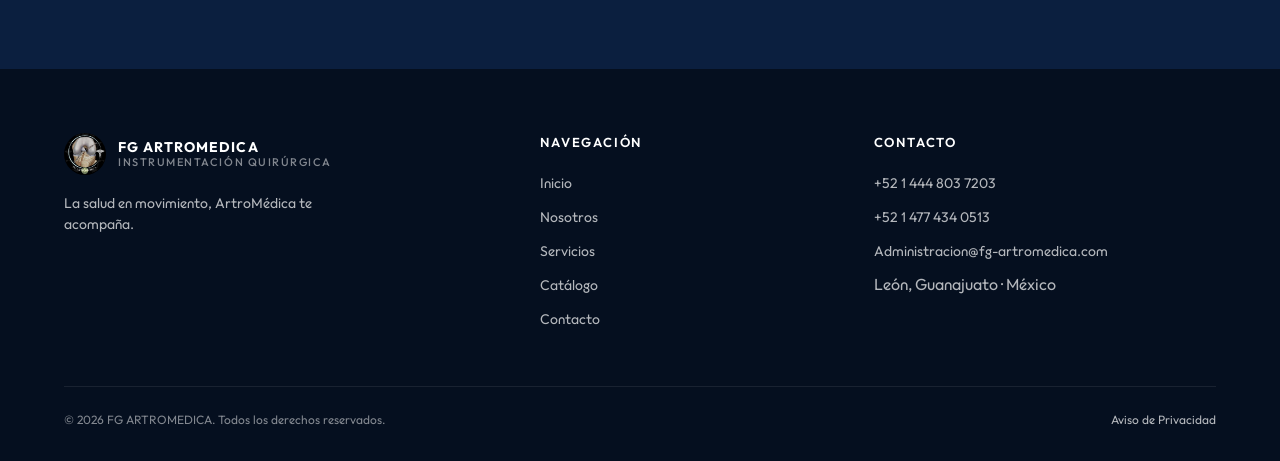
<file: servicios.html>
<!DOCTYPE html>
<html lang="es">
<head>
<!-- Google tag (gtag.js) -->
<script async src="https://www.googletagmanager.com/gtag/js?id=G-6W9QEE3E93"></script>
<script>
  window.dataLayer = window.dataLayer || [];
  function gtag(){dataLayer.push(arguments);}
  gtag('js', new Date());

  gtag('config', 'G-6W9QEE3E93');
</script>
<meta charset="UTF-8" />
<meta name="viewport" content="width=device-width, initial-scale=1.0" />
<title>Servicios — FG ARTROMEDICA</title>
<meta name="description" content="Asistencia técnica especializada en artroscopia de rodilla, hombro, tobillo y muñeca, y cirugía con implantes ortopédicos. Disponibilidad 24/7." />
<meta name="robots" content="index, follow" />

<link rel="preconnect" href="https://fonts.googleapis.com" />
<link rel="preconnect" href="https://fonts.gstatic.com" crossorigin />
<link href="https://fonts.googleapis.com/css2?family=Outfit:wght@300;400;500;600;700&display=swap" rel="stylesheet" />
<link rel="stylesheet" href="styles.css" />
</head>
<body data-hero="a">

<!-- ============ NAVBAR ============ -->
<header class="nav" id="nav">
  <div class="wrap nav-inner">
    <a href="index.html" class="nav-brand">
      <img src="assets/logo.jpg" alt="FG Artromédica" class="logo-img" />
      <span class="brand-name">
        <b>FG ARTROMEDICA</b>
        <span>Instrumentación Quirúrgica</span>
      </span>
    </a>
    <nav class="nav-links" aria-label="Navegación principal">
      <a href="index.html">Inicio</a>
      <a href="nosotros.html">Nosotros</a>
      <a href="servicios.html">Servicios</a>
      <a href="catalogo.html">Catálogo</a>
      <a href="contacto.html">Contacto</a>
    </nav>
    <a href="contacto.html" class="btn btn-primary btn-cta-nav">
      Solicitar Cotización
      <svg class="arr" width="14" height="14" viewBox="0 0 24 24" fill="none" stroke="currentColor" stroke-width="2.2" stroke-linecap="round" stroke-linejoin="round"><line x1="5" y1="12" x2="19" y2="12"/><polyline points="12 5 19 12 12 19"/></svg>
    </a>
    <button class="nav-mobile-toggle" aria-label="Abrir menú" id="mobile-toggle">
      <svg width="20" height="20" viewBox="0 0 24 24" fill="none" stroke="currentColor" stroke-width="2"><line x1="3" y1="6" x2="21" y2="6"/><line x1="3" y1="12" x2="21" y2="12"/><line x1="3" y1="18" x2="21" y2="18"/></svg>
    </button>
  </div>
</header>

<!-- ============ PAGE HERO ============ -->
<section class="page-hero" aria-label="Servicios">
  <div class="wrap page-hero-inner">
    <span class="eyebrow">Servicios</span>
    <h1 class="h-display">Soporte técnico especializado <span class="accent">en cada cirugía.</span></h1>
    <p class="lede">Asistencia directa en artroscopia e implantes ortopédicos — con personal técnico dentro del quirófano, disponibilidad 24/7 y logística completa.</p>
  </div>
</section>

<!-- ============ ESPECIALIDADES ============ -->
<section class="section" aria-label="Especialidades quirúrgicas">
  <div class="wrap">
    <div class="section-head">
      <div>
        <span class="eyebrow">Especialidades</span>
        <h2 class="h-section">Las especialidades quirúrgicas que atendemos.</h2>
      </div>
      <p class="lede">Instrumentación avanzada en las principales especialidades de traumatología y ortopedia. Personal certificado con dominio de protocolos e instrumental de cada área.</p>
    </div>
    <div class="services-grid reveal">

      <!-- 01 Rodilla -->
      <div class="service-card">
        <div class="svc-header svc-header--knee">
          <span class="svc-num-hdr">01</span>
          <div class="svc-icon-lg">
            <svg width="48" height="48" viewBox="0 0 48 48" fill="none" stroke="currentColor" stroke-width="2.2" stroke-linecap="round" stroke-linejoin="round">
              <path d="M18 5 L24 21"/>
              <circle cx="25" cy="23" r="5"/>
              <path d="M22.5 28 L21 43"/>
              <path d="M27.5 28 L29 43"/>
            </svg>
          </div>
        </div>
        <div class="svc-body">
          <h3 class="h-card svc-title">Artroscopia de Rodilla</h3>
          <p class="svc-desc">La articulación más intervenida en ortopedia artroscópica, con el mayor rango de procedimientos.</p>
          <ul class="svc-list">
            <li>Reconstrucción de Ligamento Cruzado Anterior (LCA)</li>
            <li>Reconstrucción de Ligamento Cruzado Posterior (LCP)</li>
            <li>Reparación de menisco</li>
            <li>Microfracturas</li>
            <li>Lesiones condrales</li>
          </ul>
          <a href="contacto.html" class="svc-more">
            Solicitar información
            <span class="arr-circle">
              <svg width="12" height="12" viewBox="0 0 24 24" fill="none" stroke="currentColor" stroke-width="2.5" stroke-linecap="round" stroke-linejoin="round"><line x1="5" y1="12" x2="19" y2="12"/><polyline points="12 5 19 12 12 19"/></svg>
            </span>
          </a>
        </div>
      </div>

      <!-- 02 Hombro -->
      <div class="service-card">
        <div class="svc-header svc-header--shoulder">
          <span class="svc-num-hdr">02</span>
          <div class="svc-icon-lg">
            <svg width="48" height="48" viewBox="0 0 48 48" fill="none" stroke="currentColor" stroke-width="2.2" stroke-linecap="round" stroke-linejoin="round">
              <path d="M14 10 Q8 16 8 24 Q8 32 14 38"/>
              <circle cx="23" cy="24" r="8"/>
              <path d="M23 32 L23 44"/>
            </svg>
          </div>
        </div>
        <div class="svc-body">
          <h3 class="h-card svc-title">Artroscopia de Hombro</h3>
          <p class="svc-desc">Procedimientos de alta complejidad técnica en la articulación glenohumeral y estructuras periféricas.</p>
          <ul class="svc-list">
            <li>Reparación de Manguito Rotador</li>
            <li>Inestabilidad Glenohumeral</li>
            <li>Lesión de Bankart</li>
            <li>Lesiones SLAP</li>
            <li>Acromioplastia</li>
          </ul>
          <a href="contacto.html" class="svc-more">
            Solicitar información
            <span class="arr-circle">
              <svg width="12" height="12" viewBox="0 0 24 24" fill="none" stroke="currentColor" stroke-width="2.5" stroke-linecap="round" stroke-linejoin="round"><line x1="5" y1="12" x2="19" y2="12"/><polyline points="12 5 19 12 12 19"/></svg>
            </span>
          </a>
        </div>
      </div>

      <!-- 03 Tobillo -->
      <div class="service-card">
        <div class="svc-header svc-header--ankle">
          <span class="svc-num-hdr">03</span>
          <div class="svc-icon-lg">
            <svg width="48" height="48" viewBox="0 0 48 48" fill="none" stroke="currentColor" stroke-width="2.2" stroke-linecap="round" stroke-linejoin="round">
              <path d="M20 4 L20 28"/>
              <path d="M28 4 L28 25"/>
              <circle cx="24" cy="29" r="4"/>
              <path d="M20 33 Q19 40 15 41 L6 41 L42 41"/>
            </svg>
          </div>
        </div>
        <div class="svc-body">
          <h3 class="h-card svc-title">Artroscopia de Tobillo</h3>
          <p class="svc-desc">Diagnóstico y tratamiento artroscópico de lesiones ligamentarias y del cartílago articular.</p>
          <ul class="svc-list">
            <li>Lesiones ligamentarias</li>
            <li>Lesiones osteocondrales</li>
          </ul>
          <a href="contacto.html" class="svc-more">
            Solicitar información
            <span class="arr-circle">
              <svg width="12" height="12" viewBox="0 0 24 24" fill="none" stroke="currentColor" stroke-width="2.5" stroke-linecap="round" stroke-linejoin="round"><line x1="5" y1="12" x2="19" y2="12"/><polyline points="12 5 19 12 12 19"/></svg>
            </span>
          </a>
        </div>
      </div>

      <!-- 04 Muñeca -->
      <div class="service-card">
        <div class="svc-header svc-header--wrist">
          <span class="svc-num-hdr">04</span>
          <div class="svc-icon-lg">
            <svg width="48" height="48" viewBox="0 0 48 48" fill="none" stroke="currentColor" stroke-width="2.2" stroke-linecap="round" stroke-linejoin="round">
              <path d="M16 4 L16 22"/>
              <path d="M28 4 L28 22"/>
              <path d="M13 23 Q22 27 35 23"/>
              <path d="M16 23 L14 38 Q22 43 34 38 L28 23"/>
            </svg>
          </div>
        </div>
        <div class="svc-body">
          <h3 class="h-card svc-title">Artroscopia de Muñeca</h3>
          <p class="svc-desc">Manejo especializado del complejo fibrocartilaginoso triangular y lesiones ligamentarias carpales.</p>
          <ul class="svc-list">
            <li>Lesiones del fibrocartílago triangular</li>
            <li>Lesiones ligamentarias complejas</li>
          </ul>
          <a href="contacto.html" class="svc-more">
            Solicitar información
            <span class="arr-circle">
              <svg width="12" height="12" viewBox="0 0 24 24" fill="none" stroke="currentColor" stroke-width="2.5" stroke-linecap="round" stroke-linejoin="round"><line x1="5" y1="12" x2="19" y2="12"/><polyline points="12 5 19 12 12 19"/></svg>
            </span>
          </a>
        </div>
      </div>

      <!-- 05 Implantes -->
      <div class="service-card">
        <div class="svc-header svc-header--implant">
          <span class="svc-num-hdr">05</span>
          <div class="svc-icon-lg">
            <svg width="48" height="48" viewBox="0 0 48 48" fill="none" stroke="currentColor" stroke-width="2.2" stroke-linecap="round" stroke-linejoin="round">
              <rect x="15" y="3" width="18" height="7" rx="2.5"/>
              <line x1="19.5" y1="6.5" x2="28.5" y2="6.5"/>
              <line x1="24" y1="3.5" x2="24" y2="9.5"/>
              <path d="M17.5 10 L17.5 36 L24 44 L30.5 36 L30.5 10"/>
              <line x1="17.5" y1="15" x2="30.5" y2="16.5"/>
              <line x1="17.5" y1="20" x2="30.5" y2="21.5"/>
              <line x1="17.5" y1="25" x2="30.5" y2="26.5"/>
              <line x1="17.5" y1="30" x2="30.5" y2="31"/>
            </svg>
          </div>
        </div>
        <div class="svc-body">
          <h3 class="h-card svc-title">Cirugía con Implantes Ortopédicos</h3>
          <p class="svc-desc">Asistencia técnica directa en fijación interna con sistemas ortopédicos especializados.</p>
          <ul class="svc-list">
            <li>Sistemas de fijación interna</li>
            <li>Tornillos canulados</li>
            <li>Sistemas de anclajes</li>
            <li>Implantes ortopédicos especializados</li>
          </ul>
          <a href="contacto.html" class="svc-more">
            Solicitar información
            <span class="arr-circle">
              <svg width="12" height="12" viewBox="0 0 24 24" fill="none" stroke="currentColor" stroke-width="2.5" stroke-linecap="round" stroke-linejoin="round"><line x1="5" y1="12" x2="19" y2="12"/><polyline points="12 5 19 12 12 19"/></svg>
            </span>
          </a>
        </div>
      </div>

      <!-- 06 Otro procedimiento -->
      <div class="service-card service-card--cta">
        <div class="svc-body">
          <div class="svc-icon svc-icon--cta">
            <svg width="26" height="26" viewBox="0 0 24 24" fill="none" stroke="currentColor" stroke-width="1.6" stroke-linecap="round" stroke-linejoin="round">
              <circle cx="12" cy="12" r="10"/>
              <line x1="12" y1="8" x2="12" y2="16"/>
              <line x1="8" y1="12" x2="16" y2="12"/>
            </svg>
          </div>
          <h3 class="h-card svc-title">¿Otro procedimiento?</h3>
          <p class="svc-desc svc-desc--cta">Si tu especialidad o procedimiento no está en la lista, contáctanos. Coordinamos el soporte técnico para cualquier cirugía ortopédica.</p>
          <a href="contacto.html" class="btn btn-cta-celeste" style="margin-top: auto; align-self: flex-start;">
            Consultar disponibilidad
            <svg class="arr" width="14" height="14" viewBox="0 0 24 24" fill="none" stroke="currentColor" stroke-width="2.2" stroke-linecap="round" stroke-linejoin="round"><line x1="5" y1="12" x2="19" y2="12"/><polyline points="12 5 19 12 12 19"/></svg>
          </a>
        </div>
      </div>

    </div>
  </div>
</section>

<!-- ============ CÓMO FUNCIONA ============ -->
<section class="section alt" aria-label="Cómo funciona nuestro servicio">
  <div class="wrap">
    <div class="section-head">
      <div>
        <span class="eyebrow">Nuestro servicio</span>
        <h2 class="h-section">Cómo funciona el soporte técnico.</h2>
      </div>
      <p class="lede">De la coordinación inicial hasta el cierre del procedimiento — gestionamos cada etapa para que el cirujano se concentre en operar.</p>
    </div>
    <div class="process-strip reveal">
      <div class="process-step">
        <div class="ps-num">01</div>
        <div class="ps-icon">
          <svg width="20" height="20" viewBox="0 0 24 24" fill="none" stroke="currentColor" stroke-width="1.7" stroke-linecap="round" stroke-linejoin="round"><path d="M22 16.92v3a2 2 0 0 1-2.18 2 19.79 19.79 0 0 1-8.63-3.07 19.5 19.5 0 0 1-6-6 19.79 19.79 0 0 1-3.07-8.67A2 2 0 0 1 4.11 2h3a2 2 0 0 1 2 1.72 12.84 12.84 0 0 0 .7 2.81 2 2 0 0 1-.45 2.11L8.09 9.91a16 16 0 0 0 6 6l1.27-1.27a2 2 0 0 1 2.11-.45 12.84 12.84 0 0 0 2.81.7A2 2 0 0 1 22 16.92z"/></svg>
        </div>
        <div class="ps-name">Coordinación previa</div>
        <div class="ps-desc">Acordamos con el médico el material, el hospital y los tiempos del procedimiento.</div>
      </div>
      <div class="process-step">
        <div class="ps-num">02</div>
        <div class="ps-icon">
          <svg width="20" height="20" viewBox="0 0 24 24" fill="none" stroke="currentColor" stroke-width="1.7" stroke-linecap="round" stroke-linejoin="round"><rect x="3" y="8" width="18" height="13" rx="2"/><path d="M8 8V5a4 4 0 0 1 8 0v3"/></svg>
        </div>
        <div class="ps-name">Preparación del instrumental</div>
        <div class="ps-desc">Recibimos, verificamos y preparamos el set quirúrgico completo antes de la cirugía.</div>
      </div>
      <div class="process-step">
        <div class="ps-num">03</div>
        <div class="ps-icon">
          <svg width="20" height="20" viewBox="0 0 24 24" fill="none" stroke="currentColor" stroke-width="1.7" stroke-linecap="round" stroke-linejoin="round"><path d="M20.84 4.61a5.5 5.5 0 0 0-7.78 0L12 5.67l-1.06-1.06a5.5 5.5 0 0 0-7.78 7.78l8.84 8.84 8.84-8.84a5.5 5.5 0 0 0 0-7.78z"/></svg>
        </div>
        <div class="ps-name">Asistencia en quirófano</div>
        <div class="ps-desc">Brindamos soporte técnico directo al lado del especialista durante toda la intervención.</div>
      </div>
      <div class="process-step">
        <div class="ps-num">04</div>
        <div class="ps-icon">
          <svg width="20" height="20" viewBox="0 0 24 24" fill="none" stroke="currentColor" stroke-width="1.7" stroke-linecap="round" stroke-linejoin="round"><polyline points="9 11 12 14 22 4"/><path d="M21 12v7a2 2 0 0 1-2 2H5a2 2 0 0 1-2-2V5a2 2 0 0 1 2-2h11"/></svg>
        </div>
        <div class="ps-name">Cierre y logística</div>
        <div class="ps-desc">Gestionamos el retiro, inventario y devolución del instrumental al finalizar el procedimiento.</div>
      </div>
    </div>
  </div>
</section>

<!-- ============ CONTACTO CTA ============ -->
<section class="contact-cta-section" aria-label="Contacto">
  <div class="wrap contact-cta-inner reveal">
    <div class="contact-cta-copy">
      <span class="eyebrow">Contacto</span>
      <h2 class="h-section" style="color:#fff; margin-top:16px;">Hablemos de tu próximo procedimiento.</h2>
      <p class="lede" style="color:rgba(255,255,255,0.75); margin-top:16px;">
        Cuéntanos qué necesitas y te respondemos en menos de 24 horas hábiles.
        Para urgencias quirúrgicas, contáctanos directo por WhatsApp.
      </p>
      <div class="contact-cta-actions">
        <a href="contacto.html" class="btn btn-cta-celeste">
          Enviar solicitud
          <svg class="arr" width="14" height="14" viewBox="0 0 24 24" fill="none" stroke="currentColor" stroke-width="2.2" stroke-linecap="round" stroke-linejoin="round"><line x1="5" y1="12" x2="19" y2="12"/><polyline points="12 5 19 12 12 19"/></svg>
        </a>
        <a href="https://wa.me/524448037203?text=Hola%2C%20me%20interesa%20conocer%20m%C3%A1s%20sobre%20los%20servicios%20de%20FG%20Artrom%C3%A9dica.%20%C2%BFMe%20pueden%20dar%20m%C3%A1s%20informaci%C3%B3n%3F" target="_blank" rel="noopener" class="btn btn-outline-light">
          <svg width="16" height="16" viewBox="0 0 24 24" fill="currentColor"><path d="M17.472 14.382c-.297-.149-1.758-.867-2.03-.967-.273-.099-.471-.148-.67.15-.197.297-.767.966-.94 1.164-.173.199-.347.223-.644.075-.297-.15-1.255-.463-2.39-1.475-.883-.788-1.48-1.761-1.653-2.059-.173-.297-.018-.458.13-.606.134-.133.298-.347.446-.52.149-.174.198-.298.298-.497.099-.198.05-.371-.025-.52-.075-.149-.669-1.612-.916-2.207-.242-.579-.487-.5-.669-.51-.173-.008-.371-.01-.57-.01-.198 0-.52.074-.792.372-.272.297-1.04 1.016-1.04 2.479 0 1.462 1.065 2.875 1.213 3.074.149.198 2.096 3.2 5.077 4.487.709.306 1.262.489 1.694.625.712.227 1.36.195 1.871.118.571-.085 1.758-.719 2.006-1.413.248-.694.248-1.289.173-1.413-.074-.124-.272-.198-.57-.347m-5.421 7.403h-.004a9.87 9.87 0 0 1-5.031-1.378l-.361-.214-3.741.982.998-3.648-.235-.374a9.86 9.86 0 0 1-1.51-5.26c.001-5.45 4.436-9.884 9.888-9.884 2.64 0 5.122 1.03 6.988 2.898a9.825 9.825 0 0 1 2.893 6.994c-.003 5.45-4.437 9.884-9.885 9.884m8.413-18.297A11.815 11.815 0 0 0 12.05 0C5.495 0 .16 5.335.157 11.892c0 2.096.547 4.142 1.588 5.945L.057 24l6.305-1.654a11.882 11.882 0 0 0 5.683 1.448h.005c6.554 0 11.89-5.335 11.893-11.893a11.821 11.821 0 0 0-3.48-8.413"/></svg>
          WhatsApp
        </a>
      </div>
    </div>
    <div class="contact-cta-info">
      <div class="cta-info-row">
        <svg width="16" height="16" viewBox="0 0 24 24" fill="none" stroke="currentColor" stroke-width="2" flex-shrink="0"><path d="M22 16.92v3a2 2 0 0 1-2.18 2 19.79 19.79 0 0 1-8.63-3.07 19.5 19.5 0 0 1-6-6 19.79 19.79 0 0 1-3.07-8.67A2 2 0 0 1 4.11 2h3a2 2 0 0 1 2 1.72 12.84 12.84 0 0 0 .7 2.81 2 2 0 0 1-.45 2.11L8.09 9.91a16 16 0 0 0 6 6l1.27-1.27a2 2 0 0 1 2.11-.45 12.84 12.84 0 0 0 2.81.7A2 2 0 0 1 22 16.92z"/></svg>
        <div>
          <a href="tel:+5214448037203">+52 1 444 803 7203</a>
          <span>Fernando R. García H.</span>
        </div>
      </div>
      <div class="cta-info-row">
        <svg width="16" height="16" viewBox="0 0 24 24" fill="none" stroke="currentColor" stroke-width="2"><path d="M22 16.92v3a2 2 0 0 1-2.18 2 19.79 19.79 0 0 1-8.63-3.07 19.5 19.5 0 0 1-6-6 19.79 19.79 0 0 1-3.07-8.67A2 2 0 0 1 4.11 2h3a2 2 0 0 1 2 1.72 12.84 12.84 0 0 0 .7 2.81 2 2 0 0 1-.45 2.11L8.09 9.91a16 16 0 0 0 6 6l1.27-1.27a2 2 0 0 1 2.11-.45 12.84 12.84 0 0 0 2.81.7A2 2 0 0 1 22 16.92z"/></svg>
        <div>
          <a href="tel:+5214774340513">+52 1 477 434 0513</a>
          <span>Claudia García B.</span>
        </div>
      </div>
      <div class="cta-info-row">
        <svg width="16" height="16" viewBox="0 0 24 24" fill="none" stroke="currentColor" stroke-width="2"><path d="M4 4h16c1.1 0 2 .9 2 2v12c0 1.1-.9 2-2 2H4c-1.1 0-2-.9-2-2V6c0-1.1.9-2 2-2z"/><polyline points="22,6 12,13 2,6"/></svg>
        <div>
          <a href="mailto:Administracion@fg-artromedica.com">Administracion@fg-artromedica.com</a>
        </div>
      </div>
    </div>
  </div>
</section>

<!-- ============ FOOTER ============ -->
<footer class="footer">
  <div class="wrap">
    <div class="footer-grid footer-grid-3">
      <div class="brand-block">
        <a href="index.html" class="nav-brand">
          <img src="assets/logo.jpg" alt="FG Artromédica" class="logo-img" />
          <span class="brand-name">
            <b>FG ARTROMEDICA</b>
            <span>Instrumentación Quirúrgica</span>
          </span>
        </a>
        <p>La salud en movimiento, ArtroMédica te acompaña.</p>
      </div>
      <div>
        <h4>Navegación</h4>
        <ul>
          <li><a href="index.html">Inicio</a></li>
          <li><a href="nosotros.html">Nosotros</a></li>
          <li><a href="servicios.html">Servicios</a></li>
          <li><a href="catalogo.html">Catálogo</a></li>
          <li><a href="contacto.html">Contacto</a></li>
        </ul>
      </div>
      <div>
        <h4>Contacto</h4>
        <ul>
          <li><a href="tel:+5214448037203">+52 1 444 803 7203</a></li>
          <li><a href="tel:+5214774340513">+52 1 477 434 0513</a></li>
          <li><a href="mailto:Administracion@fg-artromedica.com">Administracion@fg-artromedica.com</a></li>
          <li>León, Guanajuato · México</li>
        </ul>
      </div>
    </div>
    <div class="footer-bottom">
      <span>© 2026 FG ARTROMEDICA. Todos los derechos reservados.</span>
      <a href="aviso-privacidad.html">Aviso de Privacidad</a>
    </div>
  </div>
</footer>

<!-- ============ WhatsApp flotante ============ -->
<a
  href="https://wa.me/524448037203?text=Hola%2C%20me%20interesa%20conocer%20m%C3%A1s%20sobre%20los%20servicios%20de%20FG%20Artrom%C3%A9dica.%20%C2%BFMe%20pueden%20dar%20m%C3%A1s%20informaci%C3%B3n%3F"
  target="_blank"
  rel="noopener"
  class="wa-float"
  aria-label="Contactar por WhatsApp"
>
  <span class="wa-icon">
    <svg width="22" height="22" viewBox="0 0 24 24" fill="currentColor"><path d="M17.472 14.382c-.297-.149-1.758-.867-2.03-.967-.273-.099-.471-.148-.67.15-.197.297-.767.966-.94 1.164-.173.199-.347.223-.644.075-.297-.15-1.255-.463-2.39-1.475-.883-.788-1.48-1.761-1.653-2.059-.173-.297-.018-.458.13-.606.134-.133.298-.347.446-.52.149-.174.198-.298.298-.497.099-.198.05-.371-.025-.52-.075-.149-.669-1.612-.916-2.207-.242-.579-.487-.5-.669-.51-.173-.008-.371-.01-.57-.01-.198 0-.52.074-.792.372-.272.297-1.04 1.016-1.04 2.479 0 1.462 1.065 2.875 1.213 3.074.149.198 2.096 3.2 5.077 4.487.709.306 1.262.489 1.694.625.712.227 1.36.195 1.871.118.571-.085 1.758-.719 2.006-1.413.248-.694.248-1.289.173-1.413-.074-.124-.272-.198-.57-.347m-5.421 7.403h-.004a9.87 9.87 0 0 1-5.031-1.378l-.361-.214-3.741.982.998-3.648-.235-.374a9.86 9.86 0 0 1-1.51-5.26c.001-5.45 4.436-9.884 9.888-9.884 2.64 0 5.122 1.03 6.988 2.898a9.825 9.825 0 0 1 2.893 6.994c-.003 5.45-4.437 9.884-9.885 9.884m8.413-18.297A11.815 11.815 0 0 0 12.05 0C5.495 0 .16 5.335.157 11.892c0 2.096.547 4.142 1.588 5.945L.057 24l6.305-1.654a11.882 11.882 0 0 0 5.683 1.448h.005c6.554 0 11.89-5.335 11.893-11.893a11.821 11.821 0 0 0-3.48-8.413"/></svg>
  </span>
  <span class="wa-label">WhatsApp</span>
</a>

<script src="app.js"></script>
</body>
</html>
</file>
<file: styles.css>
/* ========== FG ARTROMEDICA · Sample web design ========== */

:root {
  /* Brand palette */
  --c-navy-900: #0B1F3F;
  --c-navy-800: #0F2A52;
  --c-navy-700: #1A3A6B;      /* institutional */
  --c-navy-600: #2A538F;
  --c-blue-200: #A8CCEC;      /* celeste accent */
  --c-blue-100: #D8E7F5;
  --c-silver:   #E8EEF4;      /* alternating sections */
  --c-bg:       #FFFFFF;

  --c-ink-900: #0B1B33;
  --c-ink-700: #243859;
  --c-ink-500: #5C6B82;
  --c-ink-400: #8A98AE;
  --c-line:    #E3E9F1;

  --c-success: #10A56C;

  /* Type */
  --ff: "Outfit", system-ui, sans-serif;

  /* Spacing scale */
  --pad-x: clamp(24px, 5vw, 96px);

  /* Radius */
  --r-sm: 8px;
  --r-md: 14px;
  --r-lg: 22px;
  --r-xl: 32px;

  /* Shadows */
  --sh-soft: 0 1px 2px rgba(15, 42, 82, 0.04), 0 6px 24px rgba(15, 42, 82, 0.06);
  --sh-pop:  0 4px 12px rgba(15, 42, 82, 0.08), 0 24px 48px rgba(15, 42, 82, 0.12);
  --sh-deep: 0 30px 80px rgba(11, 31, 63, 0.35);
}

* { box-sizing: border-box; }
html { scroll-behavior: smooth; }
body {
  margin: 0;
  font-family: var(--ff);
  font-feature-settings: "ss01", "cv11";
  color: var(--c-ink-900);
  background: var(--c-bg);
  line-height: 1.5;
  -webkit-font-smoothing: antialiased;
  text-rendering: optimizeLegibility;
}

img { max-width: 100%; display: block; }
a { color: inherit; text-decoration: none; }

/* ========== Type ========== */
.eyebrow {
  display: inline-flex;
  align-items: center;
  gap: 8px;
  font-size: 13px;
  font-weight: 600;
  letter-spacing: 0.16em;
  text-transform: uppercase;
  color: var(--c-navy-700);
}
.eyebrow::before {
  content: "";
  width: 22px;
  height: 1px;
  background: currentColor;
}
.h-display {
  font-family: var(--ff);
  font-weight: 600;
  font-size: clamp(40px, 5.4vw, 78px);
  line-height: 1.04;
  letter-spacing: -0.035em;
  text-wrap: balance;
  margin: 0;
}
.h-section {
  font-weight: 600;
  font-size: clamp(32px, 3.6vw, 52px);
  line-height: 1.08;
  letter-spacing: -0.03em;
  margin: 0;
  text-wrap: balance;
}
.h-card {
  font-weight: 600;
  font-size: 20px;
  line-height: 1.25;
  letter-spacing: -0.015em;
  margin: 0;
}
.lede {
  font-size: clamp(17px, 1.3vw, 20px);
  line-height: 1.55;
  color: var(--c-ink-700);
  max-width: 60ch;
  text-wrap: pretty;
}
.body-text { color: var(--c-ink-700); line-height: 1.6; }

/* ========== Layout ========== */
.wrap {
  width: 100%;
  max-width: 1280px;
  margin: 0 auto;
  padding-left: var(--pad-x);
  padding-right: var(--pad-x);
}
section { position: relative; }

/* ========== Buttons ========== */
.btn {
  display: inline-flex;
  align-items: center;
  gap: 10px;
  padding: 14px 22px;
  border-radius: 999px;
  font-family: var(--ff);
  font-weight: 600;
  font-size: 15px;
  letter-spacing: -0.005em;
  border: 1px solid transparent;
  cursor: pointer;
  transition: transform .2s ease, box-shadow .2s ease, background .2s ease, color .2s ease, border-color .2s ease;
  white-space: nowrap;
  text-decoration: none;
}
.btn .arr { transition: transform .2s ease; }
.btn:hover .arr { transform: translateX(3px); }

.btn-primary {
  background: var(--c-navy-700);
  color: #fff;
  box-shadow: 0 8px 24px rgba(26, 58, 107, 0.28);
}
.btn-primary:hover { background: var(--c-navy-800); box-shadow: 0 12px 30px rgba(26, 58, 107, 0.38); }

.btn-outline-light {
  background: transparent;
  border-color: rgba(255,255,255,0.45);
  color: #fff;
  backdrop-filter: blur(8px);
}
.btn-outline-light:hover { background: rgba(255,255,255,0.12); border-color: rgba(255,255,255,0.7); }

.btn-outline-dark {
  background: transparent;
  border-color: var(--c-navy-700);
  color: var(--c-navy-700);
}
.btn-outline-dark:hover { background: var(--c-navy-700); color: #fff; }

.btn-sm { padding: 10px 16px; font-size: 14px; }
.btn-cta-nav { padding: 11px 20px; font-size: 14px; }

/* ========== Navbar ========== */
.nav {
  position: fixed;
  top: 0; left: 0; right: 0;
  z-index: 50;
  padding: 14px 0;
  transition: background .25s ease, box-shadow .25s ease, padding .25s ease, backdrop-filter .25s ease;
}
.nav-inner {
  display: flex;
  align-items: center;
  gap: 24px;
}
.nav-brand {
  display: flex; align-items: center; gap: 12px;
  font-weight: 600;
  font-size: 16px;
  letter-spacing: -0.01em;
  color: var(--c-navy-900);
}
.nav-brand .logo-img {
  width: 42px; height: 42px;
  border-radius: 50%;
  object-fit: cover;
  background: var(--c-navy-900);
}
.nav-brand .brand-name { display: flex; flex-direction: column; line-height: 1; }
.nav-brand .brand-name b { font-weight: 700; letter-spacing: 0.08em; font-size: 14px; }
.nav-brand .brand-name span { font-size: 11px; color: var(--c-ink-500); letter-spacing: 0.14em; text-transform: uppercase; margin-top: 3px; font-weight: 500; }

.nav-links {
  display: flex; gap: 6px;
  margin-left: auto;
}
.nav-links a {
  padding: 10px 14px;
  font-size: 14px;
  font-weight: 500;
  color: var(--c-ink-700);
  border-radius: 8px;
  transition: color .15s ease, background .15s ease;
}
.nav-links a:hover { color: var(--c-navy-700); background: rgba(168, 204, 236, 0.18); }

.nav.scrolled {
  padding: 10px 0;
  background: rgba(255,255,255,0.78);
  backdrop-filter: blur(14px) saturate(1.4);
  -webkit-backdrop-filter: blur(14px) saturate(1.4);
  box-shadow: 0 1px 0 rgba(15, 42, 82, 0.06);
}

.nav-mobile-toggle { display: none; }

/* ========== Hero ========== */
.hero {
  position: relative;
  min-height: 100vh;
  display: flex;
  flex-direction: column;
  overflow: hidden;
  color: #fff;
}
.hero-media {
  position: absolute; inset: 0;
  z-index: 0;
}
.hero-media img {
  width: 100%; height: 100%;
  object-fit: cover;
  object-position: center;
  filter: saturate(0.92) contrast(1.05);
}
.hero-media::after {
  content: "";
  position: absolute; inset: 0;
  background:
    linear-gradient(180deg, rgba(11, 31, 63, 0.55) 0%, rgba(11, 31, 63, 0.78) 50%, rgba(11, 31, 63, 0.92) 100%),
    radial-gradient(80% 60% at 20% 30%, rgba(26, 58, 107, 0.35), transparent 70%);
}
.hero-inner {
  position: relative;
  z-index: 2;
  padding: 120px var(--pad-x) 24px;
  flex: 1;
  display: flex;
  flex-direction: column;
  justify-content: center;
  width: 100%;
}
.hero .eyebrow { color: var(--c-blue-200); }
.hero h1 {
  margin: 22px 0 24px;
  max-width: 18ch;
}
.hero h1 .accent {
  display: inline;
  background: linear-gradient(180deg, transparent 60%, rgba(168, 204, 236, 0.45) 60%);
  padding: 0 4px;
  margin: 0 -4px;
}
.hero p.lede {
  color: rgba(255,255,255,0.86);
  max-width: 56ch;
  margin: 0 0 36px;
}
.hero-cta { display: flex; gap: 14px; flex-wrap: wrap; }

.hero-badges {
  position: relative;
  z-index: 2;
  display: flex;
  gap: 12px;
  flex-wrap: wrap;
  padding-bottom: 56px;
  margin-top: auto;
}
.badge {
  display: inline-flex;
  align-items: center;
  gap: 10px;
  padding: 10px 16px;
  border-radius: 999px;
  font-size: 13px;
  font-weight: 500;
  color: rgba(255,255,255,0.92);
  background: rgba(255,255,255,0.08);
  border: 1px solid rgba(255,255,255,0.18);
  backdrop-filter: blur(8px);
}
.badge .dot { width: 6px; height: 6px; border-radius: 50%; background: var(--c-blue-200); box-shadow: 0 0 0 4px rgba(168,204,236,0.18); }

.hero-stat-strip {
  position: absolute;
  bottom: 0; left: 0; right: 0;
  z-index: 3;
  background: linear-gradient(180deg, transparent, rgba(11, 31, 63, 1));
}

/* Hero variation B — split layout / clinical */
body[data-hero="b"] .hero {
  color: var(--c-ink-900);
  min-height: auto;
  background: #fff;
}
body[data-hero="b"] .hero-media { display: none; }
body[data-hero="b"] .hero-inner {
  display: grid;
  grid-template-columns: minmax(0, 1.05fr) minmax(0, 1fr);
  gap: 64px;
  align-items: center;
  padding: 140px 0 40px;
  flex: none;
  width: 100%;
}
body[data-hero="b"] .hero-copy { min-width: 0; }
body[data-hero="b"] .hero h1 { color: var(--c-navy-900); }
body[data-hero="b"] .hero h1 .accent {
  background: linear-gradient(180deg, transparent 62%, var(--c-blue-200) 62%);
}
body[data-hero="b"] .hero p.lede { color: var(--c-ink-700); }
body[data-hero="b"] .hero .eyebrow { color: var(--c-navy-700); }
body[data-hero="b"] .badge {
  background: var(--c-silver);
  border-color: transparent;
  color: var(--c-navy-700);
}
body[data-hero="b"] .badge .dot { background: var(--c-navy-700); box-shadow: 0 0 0 4px rgba(26,58,107,0.12); }
body[data-hero="b"] .btn-outline-light {
  border-color: var(--c-navy-700);
  color: var(--c-navy-700);
}
body[data-hero="b"] .btn-outline-light:hover { background: var(--c-navy-700); color: #fff; }
body[data-hero="b"] .hero-stat-strip { display: none; }

.hero-visual {
  position: relative;
  aspect-ratio: 4/5;
  width: 100%;
  min-width: 0;
  max-height: 70vh;
  border-radius: 24px;
  overflow: hidden;
  box-shadow: var(--sh-pop);
}
.hero-visual img {
  width: 100%; height: 100%;
  object-fit: cover;
  display: block;
}
body[data-hero="a"] .hero-visual { display: none; }

/* Decorative organic shapes (celeste) - variation B */
.organic-shape {
  position: absolute;
  border-radius: 50%;
  background: var(--c-blue-200);
  filter: blur(0);
  opacity: 0.55;
  z-index: 0;
  pointer-events: none;
}
body[data-hero="b"] .organic-1 {
  width: 520px; height: 520px;
  top: -180px; right: -120px;
  opacity: 0.4;
}
body[data-hero="b"] .organic-2 {
  width: 280px; height: 280px;
  bottom: -100px; left: -80px;
  background: var(--c-blue-100);
}
body[data-hero="a"] .organic-1, body[data-hero="a"] .organic-2 { display: none; }

.scroll-cue {
  position: absolute;
  bottom: 32px;
  left: 50%; transform: translateX(-50%);
  z-index: 3;
  font-size: 12px;
  letter-spacing: 0.18em;
  text-transform: uppercase;
  color: rgba(255,255,255,0.7);
  display: flex; align-items: center; gap: 10px;
  font-weight: 500;
}
.scroll-cue::after {
  content: "";
  width: 1px; height: 28px;
  background: linear-gradient(180deg, rgba(255,255,255,0.6), transparent);
  animation: cue 1.8s ease-in-out infinite;
}
@keyframes cue { 0% { transform: translateY(-4px); opacity: 0.4 } 50% { opacity: 1 } 100% { transform: translateY(6px); opacity: 0.3 } }
body[data-hero="b"] .hero-badges {
  padding: 0 0 80px;
}
body[data-hero="b"] .scroll-cue { display: none; }

/* ========== Section base ========== */
.section { padding: clamp(72px, 9vw, 132px) 0; }
.section.alt { background: var(--c-silver); }
.section-head {
  display: grid;
  grid-template-columns: 1fr 1.2fr;
  gap: 48px;
  align-items: end;
  margin-bottom: 56px;
}
.section-head .lede { margin: 16px 0 0; }

/* ========== Nosotros ========== */
.about-grid {
  display: grid;
  grid-template-columns: 1.1fr 1fr;
  gap: 72px;
  align-items: center;
}
.about-image {
  position: relative;
  aspect-ratio: 4/5;
  border-radius: 24px;
  overflow: hidden;
  box-shadow: var(--sh-pop);
}
.about-image img { width: 100%; height: 100%; object-fit: cover; }
.about-image .floating-stat {
  position: absolute;
  bottom: 24px; left: 24px;
  background: rgba(255,255,255,0.96);
  backdrop-filter: blur(12px);
  padding: 18px 22px;
  border-radius: var(--r-md);
  box-shadow: var(--sh-soft);
  display: flex;
  align-items: center;
  gap: 14px;
}
.about-image .floating-stat .big { font-size: 32px; font-weight: 600; color: var(--c-navy-700); letter-spacing: -0.02em; line-height: 1; }
.about-image .floating-stat .lbl { font-size: 12px; color: var(--c-ink-500); line-height: 1.3; max-width: 12ch; }

.mv-block {
  display: grid;
  grid-template-columns: 1fr 1fr;
  gap: 20px;
  margin: 36px 0 0;
}
.mv-card {
  padding: 24px;
  background: #fff;
  border: 1px solid var(--c-line);
  border-radius: var(--r-md);
}
.mv-card .lbl {
  font-size: 12px; letter-spacing: 0.16em; text-transform: uppercase;
  color: var(--c-navy-700); font-weight: 600;
  display: inline-flex; align-items: center; gap: 8px;
}
.mv-card .lbl::before { content: ""; width: 6px; height: 6px; background: var(--c-navy-700); border-radius: 50%; }
.mv-card p { margin: 12px 0 0; font-size: 15px; color: var(--c-ink-700); line-height: 1.5; }

.values-row {
  display: grid;
  grid-template-columns: repeat(5, 1fr);
  gap: 12px;
  margin: 40px 0 0;
}
.value-item {
  text-align: left;
  padding: 18px 14px;
  border-top: 1px solid var(--c-line);
}
.value-item .icon {
  width: 36px; height: 36px;
  display: grid; place-items: center;
  color: var(--c-navy-700);
  margin-bottom: 12px;
}
.value-item .name {
  font-size: 14px; font-weight: 600;
  letter-spacing: -0.01em;
}
.value-item .desc { font-size: 12px; color: var(--c-ink-500); margin-top: 4px; line-height: 1.4; }

.about-stats {
  display: grid;
  grid-template-columns: repeat(3, 1fr);
  gap: 0;
  margin: 56px 0 0;
  padding: 28px 0;
  border-top: 1px solid var(--c-line);
  border-bottom: 1px solid var(--c-line);
}
.about-stats .item { padding: 0 24px; border-right: 1px solid var(--c-line); }
.about-stats .item:last-child { border-right: none; }
.about-stats .item:first-child { padding-left: 0; }
.about-stats .num {
  font-size: 40px;
  font-weight: 600;
  letter-spacing: -0.025em;
  color: var(--c-navy-700);
  line-height: 1;
}
.about-stats .lbl { font-size: 13px; color: var(--c-ink-500); margin-top: 8px; line-height: 1.4; }

/* ========== Servicios ========== */
.services-grid {
  display: grid;
  grid-template-columns: repeat(3, 1fr);
  gap: 20px;
}
.service-card {
  position: relative;
  background: #fff;
  border: 1px solid var(--c-line);
  border-radius: var(--r-lg);
  padding: 0;
  display: flex;
  flex-direction: column;
  transition: transform .3s ease, box-shadow .3s ease, border-color .3s ease;
  overflow: hidden;
}
.service-card:hover { border-color: transparent; transform: translateY(-5px); box-shadow: var(--sh-pop); }

/* Specialty header */
.svc-header {
  height: 155px;
  display: flex;
  align-items: center;
  justify-content: center;
  position: relative;
  flex-shrink: 0;
  transition: filter .25s ease;
}
.service-card:hover .svc-header { filter: brightness(1.08); }
.svc-header--knee     { background: linear-gradient(145deg, #071628 0%, #0F2A52 45%, #1E4A8E 100%); }
.svc-header--shoulder { background: linear-gradient(145deg, #061E1C 0%, #0D3B38 45%, #0E7268 100%); }
.svc-header--ankle    { background: linear-gradient(145deg, #051E12 0%, #0A3D22 45%, #0D7244 100%); }
.svc-header--wrist    { background: linear-gradient(145deg, #0D0820 0%, #1E1245 45%, #40218E 100%); }
.svc-header--implant  { background: linear-gradient(145deg, #1A0E04 0%, #3A1F08 45%, #7B4010 100%); }

.svc-num-hdr {
  position: absolute;
  top: 14px; left: 18px;
  font-size: 11px;
  font-weight: 700;
  color: rgba(255,255,255,0.3);
  letter-spacing: 0.14em;
}
.svc-icon-lg { color: rgba(255,255,255,0.85); }

.svc-body {
  padding: 22px 24px 26px;
  display: flex;
  flex-direction: column;
  flex: 1;
}

.svc-icon {
  width: 56px; height: 56px;
  border-radius: 16px;
  background: rgba(255,255,255,0.08);
  display: grid; place-items: center;
  color: var(--c-blue-200);
  margin-bottom: 22px;
}
.svc-num {
  position: absolute;
  top: 24px; right: 24px;
  font-size: 13px;
  letter-spacing: 0.16em;
  color: var(--c-ink-400);
  font-weight: 500;
  z-index: 1;
}
.svc-title { color: var(--c-ink-900); margin-bottom: 16px; }
.svc-desc {
  font-size: 13px;
  color: var(--c-ink-500);
  line-height: 1.5;
  margin: -8px 0 20px;
}
.service-card--cta {
  background: var(--c-navy-900);
  border-color: transparent;
  justify-content: center;
}
.service-card--cta .svc-body { padding: 32px 28px 36px; }
.service-card--cta .svc-title { color: #fff; }
.service-card--cta .svc-desc--cta { color: rgba(255,255,255,0.65); }
.service-card--cta .svc-icon--cta {
  background: rgba(255,255,255,0.08);
  color: var(--c-blue-200);
}
.service-card--cta:hover { transform: translateY(-5px); box-shadow: var(--sh-pop); }
.svc-list { list-style: none; padding: 0; margin: 0 0 24px; }
.svc-list li {
  position: relative;
  font-size: 14px;
  color: var(--c-ink-700);
  padding: 7px 0 7px 18px;
  border-top: 1px solid var(--c-line);
}
.svc-list li:first-child { border-top: none; }
.svc-list li::before {
  content: "";
  width: 5px; height: 5px;
  background: var(--c-navy-700);
  border-radius: 50%;
  position: absolute;
  left: 0; top: 16px;
}
.svc-more {
  margin-top: auto;
  display: inline-flex;
  align-items: center;
  gap: 10px;
  font-size: 13px;
  font-weight: 600;
  letter-spacing: -0.005em;
  color: var(--c-navy-700);
}
.svc-more .arr-circle {
  width: 28px; height: 28px;
  border-radius: 50%;
  border: 1px solid var(--c-line);
  display: grid; place-items: center;
  color: var(--c-navy-700);
  transition: background .25s ease, border-color .25s ease, color .25s ease, transform .25s ease;
}
.service-card:hover .svc-more .arr-circle { transform: translateX(3px); }

.value-prop {
  margin-top: 48px;
  padding: 40px;
  background: var(--c-navy-900);
  border-radius: var(--r-xl);
  color: #fff;
  position: relative;
  overflow: hidden;
}
.value-prop::after {
  content: "";
  position: absolute;
  width: 480px; height: 480px;
  border-radius: 50%;
  background: radial-gradient(circle, var(--c-navy-700) 0%, transparent 70%);
  right: -160px; top: -160px;
  pointer-events: none;
}
.value-prop-grid {
  position: relative;
  z-index: 1;
  display: grid;
  grid-template-columns: 1fr 1.6fr;
  gap: 56px;
  align-items: start;
}
.value-prop h3 {
  font-size: clamp(24px, 2vw, 32px);
  font-weight: 600;
  letter-spacing: -0.02em;
  line-height: 1.15;
  margin: 12px 0 0;
}
.value-prop .eyebrow { color: var(--c-blue-200); }
.value-prop-points {
  display: grid;
  grid-template-columns: 1fr 1fr;
  gap: 16px;
}
.vp-item {
  padding: 18px;
  background: rgba(255,255,255,0.05);
  border: 1px solid rgba(255,255,255,0.1);
  border-radius: var(--r-md);
}
.vp-item .icon { color: var(--c-blue-200); margin-bottom: 10px; }
.vp-item .name { font-weight: 600; font-size: 15px; margin-bottom: 4px; }
.vp-item .desc { font-size: 13px; color: rgba(255,255,255,0.65); line-height: 1.5; }

/* ========== Catálogo ========== */
.catalog-head {
  display: flex; flex-wrap: wrap; gap: 24px; align-items: flex-end;
  margin-bottom: 40px;
}
.catalog-head h2 { flex: 1; min-width: 280px; }
.filters {
  display: flex; gap: 8px; flex-wrap: wrap;
}
.chip {
  padding: 9px 16px;
  border-radius: 999px;
  border: 1px solid var(--c-line);
  background: #fff;
  font-family: var(--ff);
  font-size: 13px;
  font-weight: 500;
  color: var(--c-ink-700);
  cursor: pointer;
  transition: all .2s ease;
  white-space: nowrap;
}
.chip:hover { border-color: var(--c-navy-700); color: var(--c-navy-700); }
.chip.active {
  background: var(--c-navy-700);
  color: #fff;
  border-color: var(--c-navy-700);
}
.chip .count {
  margin-left: 8px;
  font-size: 11px;
  opacity: 0.7;
}

.catalog-grid {
  display: grid;
  grid-template-columns: repeat(4, 1fr);
  gap: 18px;
}
.cat-card {
  background: #fff;
  border: 1px solid var(--c-line);
  border-radius: var(--r-md);
  overflow: hidden;
  transition: transform .25s ease, box-shadow .25s ease, border-color .25s ease;
  display: flex; flex-direction: column;
}
.cat-card:hover { transform: translateY(-2px); box-shadow: var(--sh-soft); border-color: var(--c-blue-200); }
.cat-card .cat-img {
  aspect-ratio: 4/3;
  background: var(--c-silver);
  position: relative;
  overflow: hidden;
}
.cat-card .cat-img img { width: 100%; height: 100%; object-fit: cover; transition: transform .5s ease; }
.cat-card:hover .cat-img img { transform: scale(1.04); }
.cat-card .cat-img image-slot { width: 100%; height: 100%; display: block; }
.cat-card .cat-badge {
  position: absolute;
  top: 12px; left: 12px;
  background: rgba(255,255,255,0.94);
  backdrop-filter: blur(8px);
  padding: 5px 10px;
  border-radius: 999px;
  font-size: 11px;
  font-weight: 600;
  letter-spacing: 0.02em;
  color: var(--c-navy-700);
  text-transform: uppercase;
}
.cat-card .cat-meta { padding: 16px 18px 18px; }
.cat-card .cat-cat { font-size: 11px; letter-spacing: 0.12em; text-transform: uppercase; color: var(--c-ink-500); font-weight: 500; }
.cat-card .cat-name { font-size: 15px; font-weight: 600; color: var(--c-ink-900); margin-top: 4px; line-height: 1.3; letter-spacing: -0.01em; }
.cat-card .cat-ref { font-size: 12px; color: var(--c-ink-500); margin-top: 8px; font-family: ui-monospace, "SF Mono", monospace; }

.catalog-foot {
  margin-top: 48px;
  display: flex;
  justify-content: space-between;
  align-items: center;
  gap: 24px;
  padding: 28px 32px;
  background: #fff;
  border: 1px solid var(--c-line);
  border-radius: var(--r-lg);
  flex-wrap: wrap;
}
.catalog-foot p { margin: 0; color: var(--c-ink-700); }
.catalog-foot p b { color: var(--c-ink-900); }

/* ========== Clientes (logos) ========== */
.clients-section { padding: 72px 0; }
.clients-label {
  text-align: center;
  font-size: 12px;
  letter-spacing: 0.2em;
  text-transform: uppercase;
  color: var(--c-ink-500);
  margin-bottom: 40px;
  font-weight: 500;
}
.clients-marquee {
  overflow: hidden;
  position: relative;
  border-top: 1px solid var(--c-line);
  border-bottom: 1px solid var(--c-line);
}
.clients-marquee::before,
.clients-marquee::after {
  content: '';
  position: absolute;
  top: 0; bottom: 0;
  width: 140px;
  z-index: 2;
  pointer-events: none;
}
.clients-marquee::before {
  left: 0;
  background: linear-gradient(to right, #f8f9fb, transparent);
}
.clients-marquee::after {
  right: 0;
  background: linear-gradient(to left, #f8f9fb, transparent);
}
.clients-track {
  display: flex;
  align-items: center;
  width: max-content;
  animation: marquee 32s linear infinite;
}
@keyframes marquee {
  from { transform: translateX(0); }
  to   { transform: translateX(-50%); }
}
.client-logo {
  display: flex;
  align-items: center;
  justify-content: center;
  padding: 28px 40px;
  flex-shrink: 0;
}
.client-logo img {
  height: 44px;
  width: auto;
  max-width: 140px;
  object-fit: contain;
  opacity: 0.85;
}

/* ========== Contacto ========== */
.contact-section {
  background: var(--c-navy-900);
  color: #fff;
  position: relative;
  overflow: hidden;
}
.contact-section::before {
  content: "";
  position: absolute;
  width: 700px; height: 700px;
  border-radius: 50%;
  background: radial-gradient(circle, rgba(168, 204, 236, 0.16) 0%, transparent 70%);
  top: -200px; right: -200px;
}
.contact-section::after {
  content: "";
  position: absolute;
  width: 500px; height: 500px;
  border-radius: 50%;
  background: radial-gradient(circle, rgba(26, 58, 107, 0.5) 0%, transparent 70%);
  bottom: -200px; left: -200px;
}
.contact-section .wrap { position: relative; z-index: 1; }
.contact-section .eyebrow { color: var(--c-blue-200); }
.contact-section h2 { color: #fff; }
.contact-section .lede { color: rgba(255,255,255,0.78); }

.contact-grid {
  display: grid;
  grid-template-columns: 1.1fr 1fr;
  gap: 64px;
  margin-top: 56px;
}
.contact-form {
  background: rgba(255,255,255,0.04);
  border: 1px solid rgba(255,255,255,0.1);
  backdrop-filter: blur(20px);
  border-radius: var(--r-xl);
  padding: 36px;
}
.form-row { display: grid; grid-template-columns: 1fr 1fr; gap: 16px; }
.field { margin-bottom: 16px; }
.field.full { grid-column: 1 / -1; }
.field label {
  display: block;
  font-size: 12px;
  font-weight: 500;
  letter-spacing: 0.02em;
  color: rgba(255,255,255,0.6);
  margin-bottom: 8px;
}
.field input, .field textarea, .field select {
  width: 100%;
  background: rgba(255,255,255,0.06);
  border: 1px solid rgba(255,255,255,0.14);
  border-radius: var(--r-sm);
  padding: 14px 16px;
  font-family: var(--ff);
  font-size: 15px;
  color: #fff;
  outline: none;
  transition: border-color .2s ease, background .2s ease;
}
.field textarea { min-height: 120px; resize: vertical; line-height: 1.5; }
.field input:focus, .field textarea:focus, .field select:focus {
  border-color: var(--c-blue-200);
  background: rgba(255,255,255,0.09);
}
.field input::placeholder, .field textarea::placeholder { color: rgba(255,255,255,0.35); }
.field select { appearance: none; background-image: url("data:image/svg+xml;utf8,<svg xmlns='http://www.w3.org/2000/svg' width='16' height='16' viewBox='0 0 24 24' fill='none' stroke='%23A8CCEC' stroke-width='2'><polyline points='6 9 12 15 18 9'/></svg>"); background-repeat: no-repeat; background-position: right 16px center; padding-right: 44px; }
.field select option { background: var(--c-navy-900); color: #fff; }
.submit-row { display: flex; justify-content: space-between; align-items: center; gap: 16px; margin-top: 8px; flex-wrap: wrap; }
.submit-row .privacy-note { font-size: 12px; color: rgba(255,255,255,0.5); max-width: 32ch; line-height: 1.4; }
.btn-submit {
  background: var(--c-blue-200);
  color: var(--c-navy-900);
  border: none;
  font-weight: 600;
}
.btn-submit:hover { background: #fff; }

.contact-info { display: flex; flex-direction: column; gap: 28px; }
.contact-block {
  padding-bottom: 24px;
  border-bottom: 1px solid rgba(255,255,255,0.1);
}
.contact-block:last-child { border-bottom: none; }
.contact-block .lbl {
  font-size: 11px;
  letter-spacing: 0.18em;
  text-transform: uppercase;
  color: var(--c-blue-200);
  font-weight: 600;
  margin-bottom: 14px;
  display: inline-flex; align-items: center; gap: 8px;
}
.contact-block .lbl .icon { color: var(--c-blue-200); }
.contact-row {
  display: flex; align-items: baseline; gap: 12px;
  font-size: 15px; padding: 6px 0;
  color: rgba(255,255,255,0.9);
  flex-wrap: wrap;
}
.contact-row a { color: inherit; transition: color .2s ease; white-space: nowrap; }
.contact-row .name { font-size: 12px; color: rgba(255,255,255,0.5); }
.contact-row a:hover { color: var(--c-blue-200); }

.quick-actions { display: flex; gap: 10px; margin-top: 12px; flex-wrap: wrap; }
.quick-action {
  display: inline-flex;
  align-items: center;
  gap: 10px;
  padding: 10px 16px;
  background: rgba(255,255,255,0.06);
  border: 1px solid rgba(255,255,255,0.14);
  border-radius: 999px;
  font-size: 13px;
  font-weight: 500;
  color: #fff;
  transition: background .2s ease, border-color .2s ease;
}
.quick-action:hover { background: rgba(255,255,255,0.12); border-color: var(--c-blue-200); }

.map-wrap {
  margin-top: 16px;
  border-radius: var(--r-md);
  overflow: hidden;
  border: 1px solid rgba(255,255,255,0.12);
  aspect-ratio: 16/8;
  background: rgba(255,255,255,0.06);
  position: relative;
}
.map-wrap iframe { width: 100%; height: 100%; border: 0; filter: grayscale(0.3) brightness(0.95); }
.map-wrap .map-pin {
  position: absolute;
  top: 14px; left: 16px;
  display: inline-flex; align-items: center; gap: 8px;
  padding: 6px 12px;
  background: rgba(11, 31, 63, 0.85);
  backdrop-filter: blur(8px);
  border-radius: 999px;
  font-size: 12px;
  font-weight: 600;
  color: #fff;
  letter-spacing: 0.02em;
  z-index: 1;
}

/* ========== Footer ========== */
.footer {
  background: #050F1F;
  color: rgba(255,255,255,0.7);
  padding: 64px 0 32px;
}
.footer-grid {
  display: grid;
  grid-template-columns: 1.4fr 1fr 1fr 1.2fr;
  gap: 48px;
}
.footer h4 {
  color: #fff;
  font-size: 13px;
  letter-spacing: 0.14em;
  text-transform: uppercase;
  font-weight: 600;
  margin: 0 0 18px;
}
.footer .brand-block .nav-brand { color: #fff; }
.footer .brand-block .nav-brand .brand-name b { color: #fff; }
.footer .brand-block .nav-brand .brand-name span { color: rgba(255,255,255,0.5); }
.footer .brand-block p { font-size: 14px; line-height: 1.5; max-width: 32ch; margin: 18px 0 0; }
.footer ul { list-style: none; padding: 0; margin: 0; display: flex; flex-direction: column; gap: 10px; }
.footer ul a { font-size: 14px; color: rgba(255,255,255,0.7); transition: color .15s ease; }
.footer ul a:hover { color: var(--c-blue-200); }
.footer .legal { font-size: 12px; line-height: 1.7; }
.footer .legal b { color: #fff; font-weight: 600; }
.footer-bottom {
  margin-top: 56px;
  padding-top: 24px;
  border-top: 1px solid rgba(255,255,255,0.08);
  display: flex;
  justify-content: space-between;
  align-items: center;
  font-size: 12px;
  color: rgba(255,255,255,0.5);
  flex-wrap: wrap; gap: 12px;
}
.footer-bottom a { color: rgba(255,255,255,0.7); }
.footer-bottom a:hover { color: var(--c-blue-200); }

/* ========== WhatsApp floating ========== */
.wa-float {
  position: fixed;
  bottom: 24px; right: 24px;
  z-index: 60;
  display: flex;
  align-items: center;
  gap: 12px;
  padding: 14px 20px 14px 16px;
  background: #25D366;
  color: #fff;
  border-radius: 999px;
  box-shadow: 0 12px 32px rgba(37, 211, 102, 0.4);
  font-weight: 600;
  font-size: 14px;
  transition: transform .2s ease, box-shadow .2s ease;
}
.wa-float:hover { transform: translateY(-2px); box-shadow: 0 16px 40px rgba(37, 211, 102, 0.55); }
.wa-float .wa-icon { width: 24px; height: 24px; display: grid; place-items: center; }
.wa-float .wa-label { display: none; }
@media (min-width: 720px) {
  .wa-float .wa-label { display: inline; }
}

/* ========== Scroll reveal — content always visible; subtle slide-in only ========== */
.reveal { animation: revealIn .8s cubic-bezier(.2,.7,.2,1) both; }
@keyframes revealIn {
  from { opacity: 0; transform: translateY(16px); }
  to   { opacity: 1; transform: none; }
}
@media (prefers-reduced-motion: reduce) {
  .reveal { animation: none; }
}

/* ========== Active nav link ========== */
.nav-links a.active {
  color: var(--c-navy-700);
  background: rgba(168, 204, 236, 0.18);
}

/* ========== Navbar blanco sobre hero ========== */
body[data-hero="a"] .nav:not(.scrolled) .nav-links a {
  color: rgba(255, 255, 255, 0.85);
}
body[data-hero="a"] .nav:not(.scrolled) .nav-links a:hover {
  color: #fff;
  background: rgba(255, 255, 255, 0.12);
}
body[data-hero="a"] .nav:not(.scrolled) .nav-brand {
  color: #fff;
}
body[data-hero="a"] .nav:not(.scrolled) .nav-brand .brand-name b {
  color: #fff;
}
body[data-hero="a"] .nav:not(.scrolled) .nav-brand .brand-name span {
  color: rgba(255, 255, 255, 0.55);
}
body[data-hero="a"] .nav:not(.scrolled) .nav-mobile-toggle {
  border-color: rgba(255, 255, 255, 0.3);
  color: #fff;
}
body[data-hero="a"] .nav:not(.scrolled) .btn-primary {
  background: rgba(255, 255, 255, 0.15);
  border-color: rgba(255, 255, 255, 0.4);
  box-shadow: none;
}
body[data-hero="a"] .nav:not(.scrolled) .btn-primary:hover {
  background: rgba(255, 255, 255, 0.25);
}

/* ========== Section CTA ========== */
.section-cta {
  margin-top: 40px;
  text-align: center;
}

/* ========== Hero badges centrados ========== */
.hero-badges--center {
  justify-content: center;
}

/* ========== Servicios — lista minimal (opción D) ========== */
.svc-minimal-layout {
  display: grid;
  grid-template-columns: 1fr 1.4fr;
  gap: 80px;
  align-items: start;
}
.svc-minimal-header {
  display: flex;
  flex-direction: column;
  gap: 0;
  position: sticky;
  top: 100px;
}
.svc-minimal-header .eyebrow { margin-bottom: 18px; }
.svc-minimal-header .h-section { margin-top: 0; }
.svc-minimal-header .lede { margin-top: 20px; }
.svc-minimal-header .btn { margin-top: 32px; align-self: flex-start; }

.svc-minimal-list {
  display: flex;
  flex-direction: column;
  border-top: 1px solid var(--c-line);
}
.svc-minimal-item {
  display: flex;
  align-items: center;
  gap: 20px;
  padding: 24px 4px;
  border-bottom: 1px solid var(--c-line);
  color: var(--c-ink-900);
  font-weight: 600;
  font-size: clamp(18px, 1.8vw, 22px);
  letter-spacing: -0.02em;
  transition: color .2s ease, padding-left .25s ease;
  text-decoration: none;
}
.svc-minimal-item:hover {
  color: var(--c-navy-700);
  padding-left: 12px;
}
.svc-m-num {
  font-size: 12px;
  letter-spacing: 0.14em;
  color: var(--c-ink-400);
  font-weight: 500;
  width: 24px;
  flex-shrink: 0;
  transition: color .2s ease;
}
.svc-minimal-item:hover .svc-m-num { color: var(--c-navy-700); }
.svc-m-content {
  flex: 1;
  display: flex;
  flex-direction: column;
  gap: 5px;
}
.svc-m-name { font-size: clamp(17px, 1.6vw, 21px); }
.svc-m-desc {
  font-size: 13px;
  font-weight: 400;
  color: var(--c-ink-500);
  letter-spacing: 0;
  line-height: 1.4;
  transition: color .2s ease;
}
.svc-minimal-item:hover .svc-m-desc { color: var(--c-navy-600); }
.svc-m-arrow {
  color: var(--c-navy-700);
  opacity: 0;
  transform: translateX(-4px);
  transition: opacity .2s ease, transform .2s ease;
  flex-shrink: 0;
}
.svc-minimal-item:hover .svc-m-arrow {
  opacity: 1;
  transform: translateX(0);
}

/* ========== Catalog preview — imágenes ========== */
.cat-preview-grid {
  display: grid;
  grid-template-columns: 1fr 1fr;
  gap: 12px;
}
.cat-preview-card {
  position: relative;
  aspect-ratio: 1;
  border-radius: var(--r-lg);
  overflow: hidden;
  cursor: default;
}
.cat-preview-card img {
  width: 100%; height: 100%;
  object-fit: cover;
  transition: transform .4s ease;
  display: block;
}
.cat-preview-card:hover img { transform: scale(1.05); }
.cat-preview-overlay {
  position: absolute;
  inset: 0;
  background: linear-gradient(180deg, transparent 40%, rgba(11, 31, 63, 0.82) 100%);
  display: flex;
  align-items: flex-end;
  padding: 16px;
}
.cat-preview-overlay span {
  font-size: 13px;
  font-weight: 600;
  color: #fff;
  letter-spacing: 0.06em;
  text-transform: uppercase;
}

/* ========== About teaser — home ========== */
.about-teaser-grid {
  display: grid;
  grid-template-columns: 1.2fr 1fr;
  gap: 80px;
  align-items: center;
}
.about-teaser-copy {
  display: flex;
  flex-direction: column;
  gap: 0;
}
.about-teaser-copy .eyebrow { margin-bottom: 18px; }
.about-teaser-copy .lede { margin-top: 20px; }
.about-teaser-copy .btn { margin-top: 28px; align-self: flex-start; }
.about-teaser-stats { display: flex; flex-direction: column; }
.stat-box {
  padding: 28px 0;
  border-bottom: 1px solid var(--c-line);
}
.stat-box:first-child { border-top: 1px solid var(--c-line); }
.stat-num {
  font-size: 52px;
  font-weight: 600;
  letter-spacing: -0.03em;
  color: var(--c-navy-700);
  line-height: 1;
}
.stat-lbl {
  font-size: 14px;
  color: var(--c-ink-500);
  margin-top: 8px;
  line-height: 1.45;
  max-width: 28ch;
}

/* ========== Catalog teaser — home ========== */
.catalog-teaser-grid {
  display: grid;
  grid-template-columns: 1fr 1fr;
  gap: 72px;
  align-items: center;
}
.catalog-teaser-copy {
  display: flex;
  flex-direction: column;
  gap: 0;
}
.catalog-teaser-copy .eyebrow { margin-bottom: 18px; }
.catalog-teaser-copy .lede { margin-top: 20px; }
.catalog-teaser-copy .btn { margin-top: 28px; align-self: flex-start; }
.cat-preview-grid {
  display: grid;
  grid-template-columns: 1fr 1fr;
  gap: 16px;
}
.cat-preview-item {
  aspect-ratio: 1;
  border-radius: var(--r-lg);
  display: flex;
  flex-direction: column;
  align-items: center;
  justify-content: center;
  gap: 12px;
  font-size: 13px;
  font-weight: 600;
  letter-spacing: 0.02em;
  transition: transform .2s ease;
  cursor: default;
}
.cat-preview-item:hover { transform: translateY(-4px); }
.cat-prev-item {
  aspect-ratio: 1;
  border-radius: var(--r-lg);
  display: flex;
  flex-direction: column;
  align-items: center;
  justify-content: center;
  gap: 10px;
  padding: 24px;
  transition: transform .2s ease;
  cursor: default;
  text-align: center;
}
.cat-prev-item:hover { transform: translateY(-4px); }
.cat-prev-icon {
  width: 56px;
  height: 56px;
  display: flex;
  align-items: center;
  justify-content: center;
  border-radius: 14px;
  background: rgba(255,255,255,0.55);
  margin-bottom: 4px;
}
.cat-prev-icon svg { width: 28px; height: 28px; }
.cat-prev-label {
  font-size: 15px;
  font-weight: 700;
  letter-spacing: 0.01em;
  line-height: 1.2;
}
.cat-prev-sub {
  font-size: 12px;
  font-weight: 400;
  opacity: 0.7;
  line-height: 1.4;
}
.cat-prev-blue   { background: linear-gradient(135deg, #EEF4FB 0%, #D8E7F5 100%); color: var(--c-navy-700); }
.cat-prev-green  { background: linear-gradient(135deg, #ECFDF5 0%, #D1FAE5 100%); color: #065F46; }
.cat-prev-amber  { background: linear-gradient(135deg, #FFFBEB 0%, #FEF3C7 100%); color: #92400E; }
.cat-prev-purple { background: linear-gradient(135deg, #F5F3FF 0%, #EDE9FE 100%); color: #4C1D95; }

/* ========== Contact CTA section — home ========== */
.contact-cta-section {
  background: var(--c-navy-900);
  padding: clamp(72px, 9vw, 120px) 0;
  position: relative;
  overflow: hidden;
}
.contact-cta-section::before {
  content: "";
  position: absolute;
  width: 640px; height: 640px;
  border-radius: 50%;
  background: radial-gradient(circle, rgba(168,204,236,0.13) 0%, transparent 70%);
  top: -220px; right: -120px;
  pointer-events: none;
}
.contact-cta-inner {
  display: grid;
  grid-template-columns: 1.2fr 1fr;
  gap: 80px;
  align-items: center;
  position: relative;
  z-index: 1;
}
.contact-cta-actions {
  display: flex;
  gap: 14px;
  flex-wrap: wrap;
  margin-top: 32px;
}
.btn-cta-celeste {
  background: var(--c-blue-200);
  color: var(--c-navy-900);
  border-color: var(--c-blue-200);
  box-shadow: 0 8px 24px rgba(168, 204, 236, 0.3);
  font-weight: 700;
}
.btn-cta-celeste:hover { background: #fff; border-color: #fff; }
.contact-cta-info {
  display: flex;
  flex-direction: column;
  gap: 12px;
}
.cta-info-row {
  display: flex;
  align-items: flex-start;
  gap: 16px;
  padding: 18px 20px;
  background: rgba(255,255,255,0.08);
  border: 1px solid rgba(255,255,255,0.18);
  border-radius: var(--r-md);
  transition: background .2s ease, border-color .2s ease;
}
.cta-info-row:hover { background: rgba(255,255,255,0.13); border-color: rgba(168,204,236,0.5); }
.cta-info-row svg { flex-shrink: 0; margin-top: 3px; stroke: var(--c-blue-200); }
.cta-info-row > div { display: flex; flex-direction: column; gap: 5px; }
.cta-info-row a {
  font-size: 15px;
  color: #fff;
  font-weight: 600;
  transition: color .2s ease;
}
.cta-info-row a:hover { color: var(--c-blue-200); }
.cta-info-row span { font-size: 12px; color: rgba(255,255,255,0.55); font-weight: 400; }

/* ========== Eyebrow sobre fondos oscuros ========== */
.contact-cta-section .eyebrow,
.contact-section .eyebrow,
.value-prop .eyebrow {
  color: var(--c-blue-200);
}
.contact-cta-section .eyebrow::before,
.contact-section .eyebrow::before,
.value-prop .eyebrow::before {
  background: var(--c-blue-200);
}

/* ========== Footer 3 columnas ========== */
.footer-grid-3 {
  grid-template-columns: 1.5fr 1fr 1.2fr;
}

/* ========== Page hero (subpáginas) ========== */
.page-hero {
  background: var(--c-navy-900);
  color: #fff;
  padding: 160px 0 100px;
  position: relative;
  overflow: hidden;
}
.page-hero::after {
  content: "";
  position: absolute;
  width: 600px; height: 600px;
  border-radius: 50%;
  background: radial-gradient(circle, rgba(168, 204, 236, 0.1) 0%, transparent 70%);
  top: -200px; right: -100px;
  pointer-events: none;
}
.page-hero-inner { position: relative; z-index: 1; }
.page-hero .eyebrow { color: var(--c-blue-200); margin-bottom: 20px; }
.page-hero h1 { color: #fff; margin: 20px 0 24px; max-width: 20ch; }
.page-hero h1 .accent {
  background: linear-gradient(180deg, transparent 62%, rgba(168, 204, 236, 0.45) 62%);
  padding: 0 4px; margin: 0 -4px;
}
.page-hero .lede { color: rgba(255,255,255,0.8); margin: 0; max-width: 60ch; }

/* ========== Nosotros — layout sin imagen ========== */
.nos-grid {
  display: grid;
  grid-template-columns: 1.15fr 1fr;
  gap: 72px;
  align-items: start;
}
.nos-copy { display: flex; flex-direction: column; }
.nos-copy .eyebrow { margin-bottom: 18px; }
.nos-copy .h-section { margin-top: 0; }
.nos-copy .lede { margin-top: 20px; }
.nos-mv { display: flex; flex-direction: column; gap: 16px; }

/* ========== Process strip (servicios) ========== */
.process-strip {
  display: grid;
  grid-template-columns: repeat(4, 1fr);
  border-top: 1px solid var(--c-line);
  border-bottom: 1px solid var(--c-line);
  margin-top: 56px;
}
.process-step {
  padding: 36px 28px;
  border-right: 1px solid var(--c-line);
}
.process-step:last-child { border-right: none; }
.ps-num {
  font-size: 12px;
  font-weight: 600;
  letter-spacing: 0.18em;
  text-transform: uppercase;
  color: var(--c-navy-700);
  margin-bottom: 14px;
}
.ps-icon {
  color: var(--c-navy-700);
  margin-bottom: 14px;
}
.ps-name {
  font-size: 15px;
  font-weight: 600;
  color: var(--c-ink-900);
  letter-spacing: -0.01em;
  margin-bottom: 8px;
}
.ps-desc {
  font-size: 13px;
  color: var(--c-ink-500);
  line-height: 1.55;
}

/* ========== Responsive ========== */
@media (max-width: 980px) {
  .nav-links { display: none; }
  .btn-cta-nav { display: none; }
  .nav.nav-open .nav-links {
    display: flex;
    position: absolute;
    top: 100%;
    left: 16px; right: 16px;
    background: #fff;
    flex-direction: column;
    padding: 12px;
    border-radius: 14px;
    box-shadow: 0 12px 32px rgba(11, 31, 63, 0.18);
    border: 1px solid var(--c-line);
    margin-top: 8px;
    gap: 4px;
  }
  .nav.nav-open .nav-links a {
    color: var(--c-navy-900) !important;
    padding: 10px 14px;
    border-radius: 8px;
  }
  .nav.nav-open .nav-links a:hover {
    background: rgba(168, 204, 236, 0.18);
  }
  .nav-mobile-toggle {
    display: inline-flex;
    margin-left: auto;
    background: none; border: 1px solid var(--c-line);
    width: 42px; height: 42px;
    border-radius: 10px;
    align-items: center; justify-content: center;
    cursor: pointer;
  }
  body[data-hero="b"] .hero-inner { grid-template-columns: 1fr; gap: 48px; padding: 140px 0 80px; }
  .section-head { grid-template-columns: 1fr; gap: 12px; }
  .about-grid { grid-template-columns: 1fr; gap: 48px; }
  .nos-grid { grid-template-columns: 1fr; gap: 40px; }
  .process-strip { grid-template-columns: repeat(2, 1fr); }
  .process-step:nth-child(2) { border-right: none; }
  .process-step:nth-child(3),
  .process-step:nth-child(4) { border-top: 1px solid var(--c-line); }
  .about-teaser-grid { grid-template-columns: 1fr; gap: 48px; }
  .svc-minimal-layout { grid-template-columns: 1fr; gap: 40px; }
  .svc-minimal-header { position: static; }
  .catalog-teaser-grid { grid-template-columns: 1fr; gap: 40px; }
  .contact-cta-inner { grid-template-columns: 1fr; gap: 40px; }
  .services-grid { grid-template-columns: repeat(2, 1fr); }
  .catalog-grid { grid-template-columns: repeat(3, 1fr); }
  .clients-row { grid-template-columns: repeat(3, 1fr); }
  .client-logo:nth-child(3n) { border-right: none; }
  .contact-grid { grid-template-columns: 1fr; gap: 40px; }
  .footer-grid { grid-template-columns: 1fr 1fr; gap: 36px; }
  .footer-grid-3 { grid-template-columns: 1fr 1fr; }
  .value-prop-grid { grid-template-columns: 1fr; gap: 32px; }
}
@media (max-width: 640px) {

  .services-grid { grid-template-columns: 1fr; }
  .catalog-grid { grid-template-columns: repeat(2, 1fr); }
  .cat-preview-grid { grid-template-columns: 1fr 1fr; }
  .values-row { grid-template-columns: repeat(2, 1fr); }
  .mv-block { grid-template-columns: 1fr; }
  .form-row { grid-template-columns: 1fr; }
  .about-stats { grid-template-columns: 1fr; }
  .about-stats .item { padding: 16px 0; border-right: none; border-bottom: 1px solid var(--c-line); }
  .about-stats .item:last-child { border-bottom: none; }
  .footer-grid { grid-template-columns: 1fr; }
  .footer-grid-3 { grid-template-columns: 1fr; }
  .clients-row { grid-template-columns: repeat(2, 1fr); }
  .client-logo:nth-child(3n) { border-right: 1px solid var(--c-line); }
  .client-logo:nth-child(2n) { border-right: none; }
  .stat-num { font-size: 40px; }
  .process-strip { grid-template-columns: 1fr; }
  .process-step { border-right: none; border-top: 1px solid var(--c-line); }
  .process-step:first-child { border-top: none; }
  .contact-cta-actions { flex-direction: column; }
  .contact-cta-actions .btn { justify-content: center; }
}
</file>
